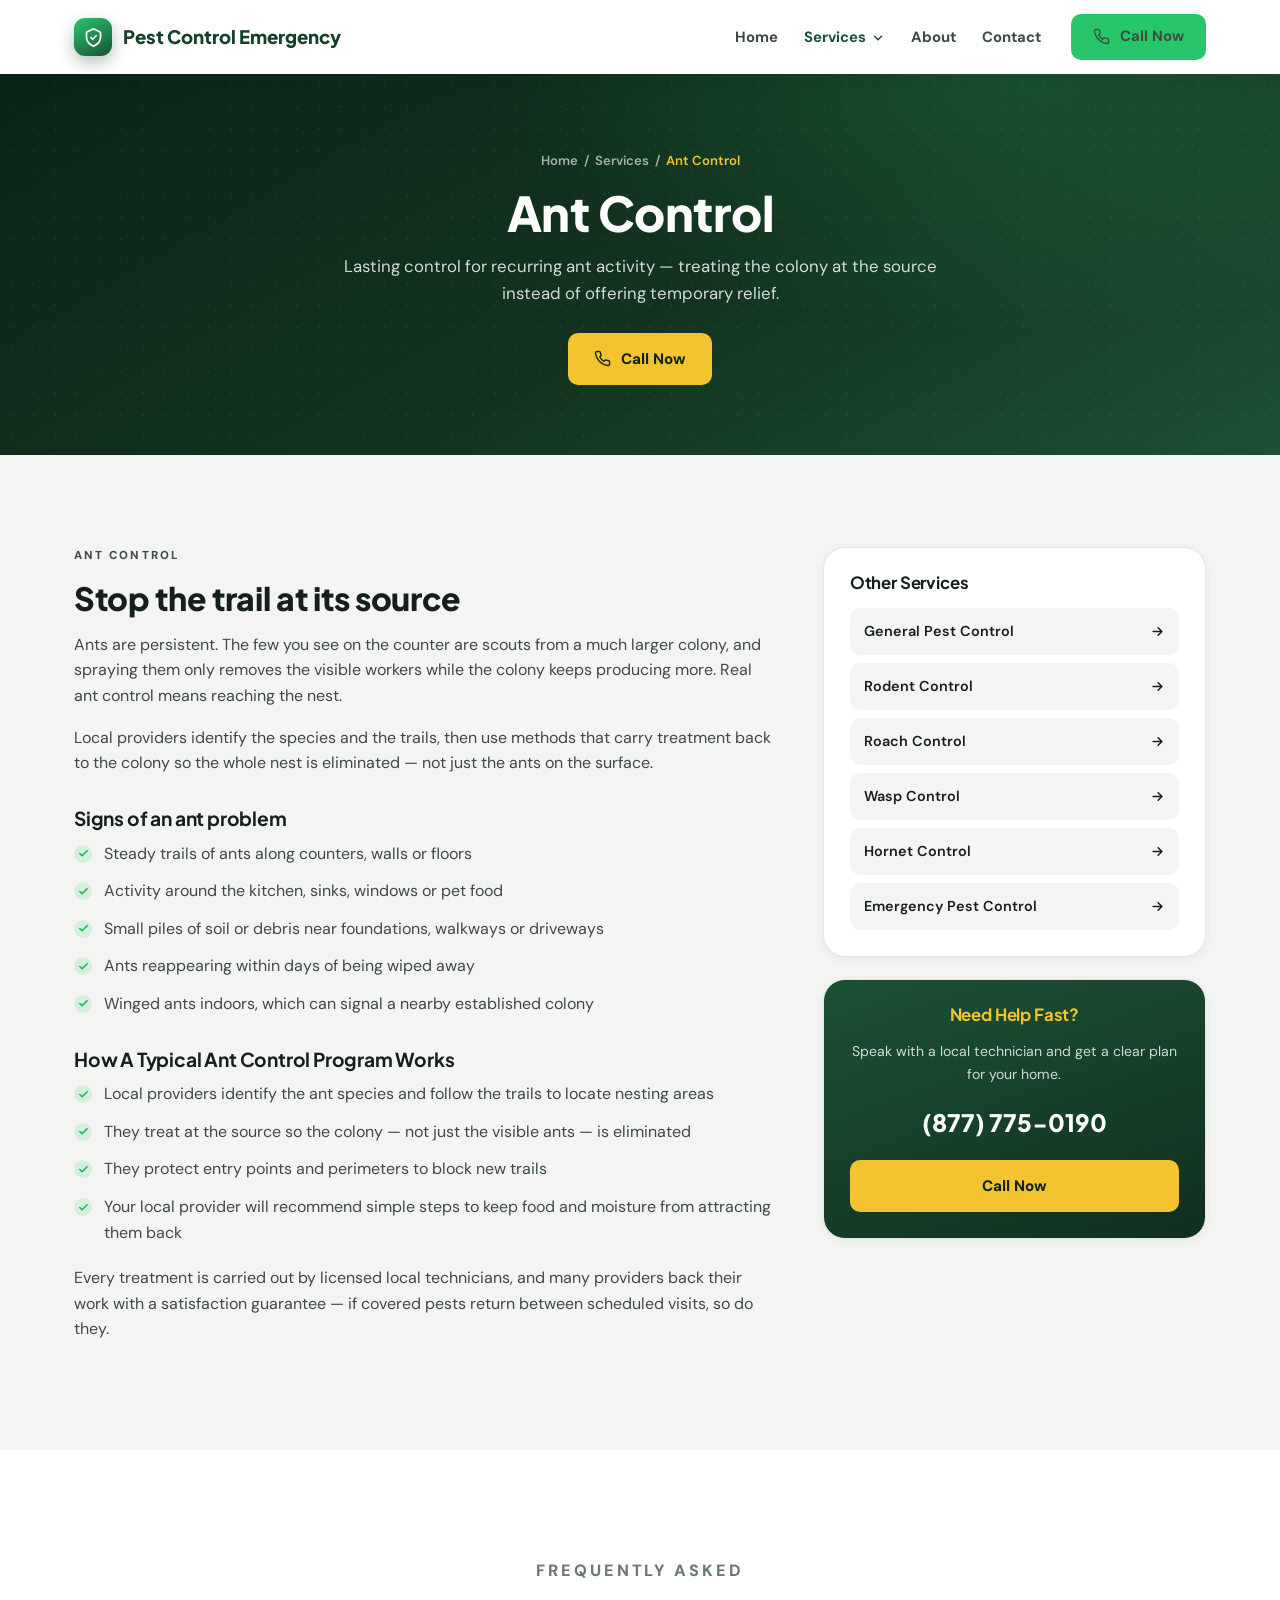
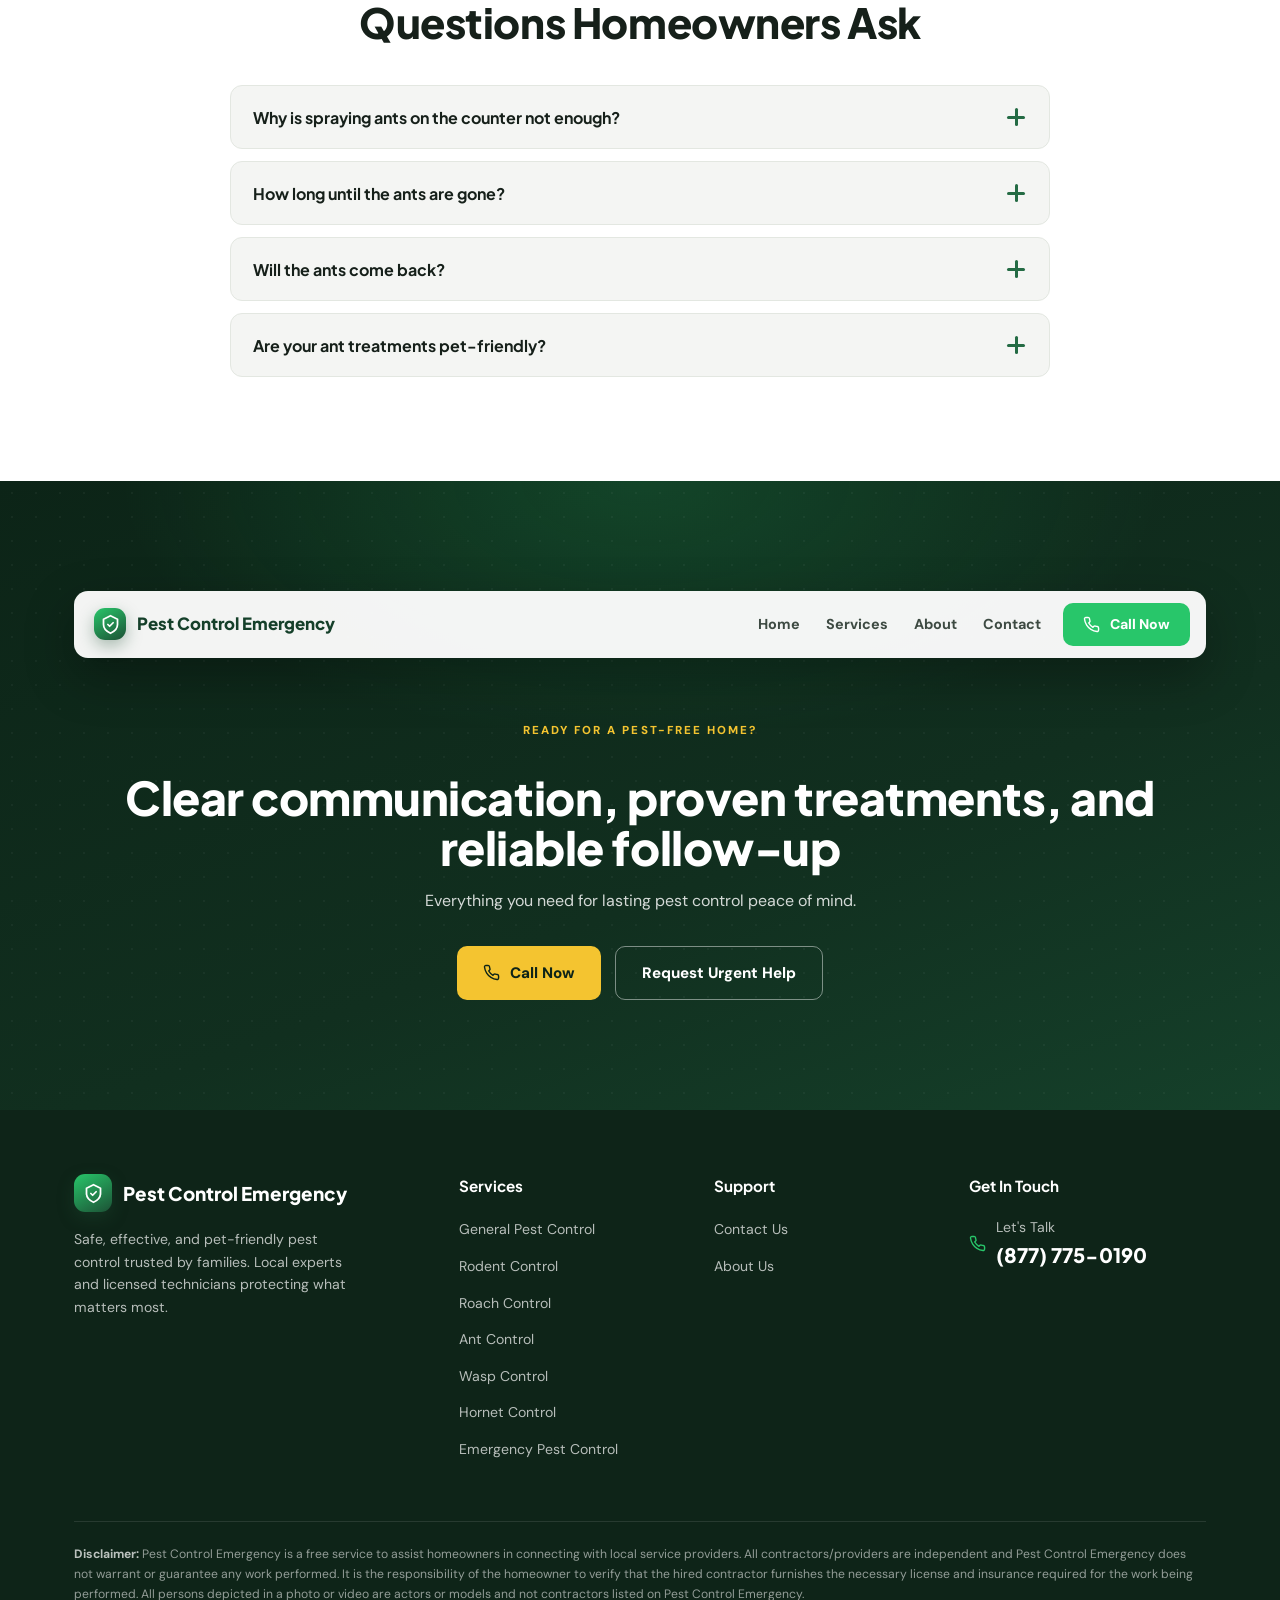
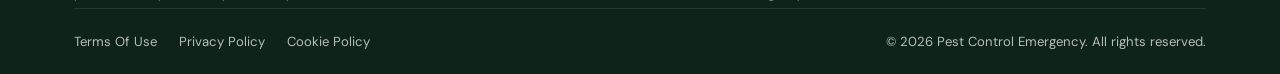
<file: ant-control.html>
<!DOCTYPE html>
<html lang="en">
<head>
<meta charset="UTF-8" />
<meta name="viewport" content="width=device-width, initial-scale=1.0" />
<title>Ant Control | Pest Control Emergency</title>
<meta name="description" content="Lasting control for recurring ant activity — treating the colony at the source instead of offering temporary relief." />
<link rel="preconnect" href="https://fonts.googleapis.com" />
<link rel="preconnect" href="https://fonts.gstatic.com" crossorigin />
<link href="https://fonts.googleapis.com/css2?family=DM+Sans:opsz,wght@9..40,400;9..40,500;9..40,600;9..40,700&family=Plus+Jakarta+Sans:wght@500;600;700;800&display=swap" rel="stylesheet" />
<link rel="stylesheet" href="css/styles.css" />
<link rel="canonical" href="https://www.pestcontrolemergency.com/ant-control.html" />
<meta name="robots" content="index, follow, max-image-preview:large" />
<meta name="theme-color" content="#1c5135" />
<meta name="format-detection" content="telephone=yes" />
<link rel="icon" type="image/svg+xml" href="assets/favicon.svg" />
<link rel="apple-touch-icon" href="assets/favicon.svg" />
<meta property="og:type" content="website" />
<meta property="og:site_name" content="Pest Control Emergency" />
<meta property="og:title" content="Ant Control | Pest Control Emergency" />
<meta property="og:description" content="Lasting control for recurring ant activity — treating the colony at the source instead of offering temporary relief." />
<meta property="og:url" content="https://www.pestcontrolemergency.com/ant-control.html" />
<meta property="og:image" content="https://www.pestcontrolemergency.com/assets/og-cover.jpg" />
<meta property="og:image:width" content="1200" />
<meta property="og:image:height" content="630" />
<meta name="twitter:card" content="summary_large_image" />
<meta name="twitter:title" content="Ant Control | Pest Control Emergency" />
<meta name="twitter:description" content="Lasting control for recurring ant activity — treating the colony at the source instead of offering temporary relief." />
<meta name="twitter:image" content="https://www.pestcontrolemergency.com/assets/og-cover.jpg" />
<script type="application/ld+json">
{
  "@context": "https://schema.org",
  "@type": "BreadcrumbList",
  "itemListElement": [
    {
      "@type": "ListItem",
      "position": 1,
      "name": "Home",
      "item": "https://www.pestcontrolemergency.com/"
    },
    {
      "@type": "ListItem",
      "position": 2,
      "name": "Services"
    },
    {
      "@type": "ListItem",
      "position": 3,
      "name": "Ant Control",
      "item": "https://www.pestcontrolemergency.com/ant-control.html"
    }
  ]
}
</script>
<script type="application/ld+json">
{
  "@context": "https://schema.org",
  "@type": "Service",
  "serviceType": "Ant Control",
  "name": "Ant Control",
  "description": "Lasting control for recurring ant activity — treating the colony at the source instead of offering temporary relief.",
  "url": "https://www.pestcontrolemergency.com/ant-control.html",
  "areaServed": {
    "@type": "Country",
    "name": "United States"
  },
  "provider": {
    "@type": "LocalBusiness",
    "name": "Pest Control Emergency",
    "@id": "https://www.pestcontrolemergency.com/#business",
    "telephone": "+1-877-775-0190",
    "url": "https://www.pestcontrolemergency.com/"
  }
}
</script>
<script type="application/ld+json">
{
  "@context": "https://schema.org",
  "@type": "FAQPage",
  "mainEntity": [
    {
      "@type": "Question",
      "name": "Why is spraying ants on the counter not enough?",
      "acceptedAnswer": {
        "@type": "Answer",
        "text": "Surface spray kills scouts but signals the colony to relocate and keep producing workers. Targeting the nest is what delivers lasting results."
      }
    },
    {
      "@type": "Question",
      "name": "How long until the ants are gone?",
      "acceptedAnswer": {
        "@type": "Answer",
        "text": "Many ant problems improve within days as treatment reaches the colony, with full control shortly after. Larger or multi-colony situations can take a little longer."
      }
    },
    {
      "@type": "Question",
      "name": "Will the ants come back?",
      "acceptedAnswer": {
        "@type": "Answer",
        "text": "Local providers treat the source and protect entry points to prevent re-infestation, and they are happy to return if covered activity reappears between visits."
      }
    },
    {
      "@type": "Question",
      "name": "Are your ant treatments pet-friendly?",
      "acceptedAnswer": {
        "@type": "Answer",
        "text": "Yes — applied as directed by licensed local technicians, the treatments are intended for use in homes with pets and children."
      }
    }
  ]
}
</script>
</head>
<body>
<a class="skip-link" href="#main">Skip to main content</a>
<!-- ============ SITE HEADER ============ -->
<header class="site-header">
  <div class="wrap">
    <a href="index.html" class="logo">
      <span class="logo-mark"><svg viewBox="0 0 24 24" fill="none" stroke="#fff" stroke-width="2" stroke-linecap="round" stroke-linejoin="round"><path d="M12 2L4 6v6c0 5 3.5 8 8 10 4.5-2 8-5 8-10V6l-8-4z"/><path d="M9 12l2 2 4-4"/></svg></span>
      <span>Pest Control Emergency</span>
    </a>
    <nav class="main-nav">
      <ul>
        <li><a href="index.html">Home</a></li>
        <li class="has-dropdown">
          <a class="current" tabindex="0" role="button" aria-haspopup="true" aria-expanded="false">Services <svg viewBox="0 0 24 24" fill="none" stroke="currentColor" stroke-width="2.5" stroke-linecap="round" stroke-linejoin="round"><path d="M6 9l6 6 6-6"/></svg></a>
          <div class="dropdown">
            <a href="general-pest-control.html"><svg viewBox="0 0 24 24" fill="none" stroke-width="2"><circle cx="12" cy="13" r="5"/><path d="M12 8V4"/></svg> General Pest Control</a>
            <a href="rodent-control.html"><svg viewBox="0 0 24 24" fill="none" stroke-width="2"><circle cx="9" cy="12" r="5"/></svg> Rodent Control</a>
            <a href="roach-control.html"><svg viewBox="0 0 24 24" fill="none" stroke-width="2"><ellipse cx="12" cy="13" rx="6" ry="7"/></svg> Roach Control</a>
            <a href="ant-control.html"><svg viewBox="0 0 24 24" fill="none" stroke-width="2"><ellipse cx="12" cy="13" rx="3" ry="5"/></svg> Ant Control</a>
            <a href="wasp-control.html"><svg viewBox="0 0 24 24" fill="none" stroke-width="2"><ellipse cx="12" cy="13" rx="3.5" ry="6"/></svg> Wasp Control</a>
            <a href="hornet-control.html"><svg viewBox="0 0 24 24" fill="none" stroke-width="2"><ellipse cx="12" cy="13" rx="4" ry="6"/></svg> Hornet Control</a>
            <a href="emergency-pest-control.html"><svg viewBox="0 0 24 24" fill="none" stroke-width="2"><circle cx="12" cy="12" r="9"/><path d="M12 8v5"/></svg> Emergency Pest Control</a>
          </div>
        </li>
        <li><a href="about-us.html">About</a></li>
        <li><a href="contact-us.html">Contact</a></li>
      </ul>
      <a href="tel:+18777750190" class="btn btn-green header-call"><svg viewBox="0 0 24 24" fill="none" stroke="currentColor" stroke-width="2" stroke-linecap="round" stroke-linejoin="round"><path d="M22 16.92v3a2 2 0 0 1-2.18 2 19.79 19.79 0 0 1-8.63-3.07 19.5 19.5 0 0 1-6-6 19.79 19.79 0 0 1-3.07-8.67A2 2 0 0 1 4.11 2h3a2 2 0 0 1 2 1.72c.13.96.36 1.9.7 2.81a2 2 0 0 1-.45 2.11L8.09 9.91a16 16 0 0 0 6 6l1.27-1.27a2 2 0 0 1 2.11-.45c.91.34 1.85.57 2.81.7A2 2 0 0 1 22 16.92z"/></svg> Call Now</a>
      <button class="nav-burger" aria-label="Menu"><span></span><span></span><span></span></button>
    </nav>
  </div>
</header>
<a id="main" tabindex="-1"></a>
<section class="subhero">
  <div class="wrap">
    <div class="breadcrumb"><a href="index.html">Home</a> &nbsp;/&nbsp; Services &nbsp;/&nbsp; <span>Ant Control</span></div>
    <h1>Ant Control</h1>
    <p>Lasting control for recurring ant activity — treating the colony at the source instead of offering temporary relief.</p>
    <a href="tel:+18777750190" class="btn btn-gold"><svg viewBox="0 0 24 24" fill="none" stroke="currentColor" stroke-width="2" stroke-linecap="round" stroke-linejoin="round"><path d="M22 16.92v3a2 2 0 0 1-2.18 2 19.79 19.79 0 0 1-8.63-3.07 19.5 19.5 0 0 1-6-6 19.79 19.79 0 0 1-3.07-8.67A2 2 0 0 1 4.11 2h3a2 2 0 0 1 2 1.72c.13.96.36 1.9.7 2.81a2 2 0 0 1-.45 2.11L8.09 9.91a16 16 0 0 0 6 6l1.27-1.27a2 2 0 0 1 2.11-.45c.91.34 1.85.57 2.81.7A2 2 0 0 1 22 16.92z"/></svg> Call Now</a>
  </div>
</section>
<section class="section detail">
  <div class="wrap detail-grid">
    <div class="prose-block reveal">
      <p class="eyebrow">Ant Control</p>
      <h2>Stop the trail at its source</h2>
      <p>Ants are persistent. The few you see on the counter are scouts from a much larger colony, and spraying them only removes the visible workers while the colony keeps producing more. Real ant control means reaching the nest.</p><p>Local providers identify the species and the trails, then use methods that carry treatment back to the colony so the whole nest is eliminated — not just the ants on the surface.</p>
      <h3>Signs of an ant problem</h3>
      <ul>
        <li>Steady trails of ants along counters, walls or floors</li>
        <li>Activity around the kitchen, sinks, windows or pet food</li>
        <li>Small piles of soil or debris near foundations, walkways or driveways</li>
        <li>Ants reappearing within days of being wiped away</li>
        <li>Winged ants indoors, which can signal a nearby established colony</li>
      </ul>
      <h3>How A Typical Ant Control Program Works</h3>
      <ul>
        <li>Local providers identify the ant species and follow the trails to locate nesting areas</li>
        <li>They treat at the source so the colony — not just the visible ants — is eliminated</li>
        <li>They protect entry points and perimeters to block new trails</li>
        <li>Your local provider will recommend simple steps to keep food and moisture from attracting them back</li>
      </ul>
      <p>Every treatment is carried out by licensed local technicians, and many providers back their work with a satisfaction guarantee — if covered pests return between scheduled visits, so do they.</p>
    </div>

    <aside>
      <div class="detail-card">
        <h4>Other Services</h4>
        <ul class="side-links">
        <li><a href="general-pest-control.html">General Pest Control <svg viewBox="0 0 24 24" fill="none" stroke="currentColor" stroke-width="2.5" stroke-linecap="round" stroke-linejoin="round"><path d="M5 12h14M13 6l6 6-6 6"/></svg></a></li>
        <li><a href="rodent-control.html">Rodent Control <svg viewBox="0 0 24 24" fill="none" stroke="currentColor" stroke-width="2.5" stroke-linecap="round" stroke-linejoin="round"><path d="M5 12h14M13 6l6 6-6 6"/></svg></a></li>
        <li><a href="roach-control.html">Roach Control <svg viewBox="0 0 24 24" fill="none" stroke="currentColor" stroke-width="2.5" stroke-linecap="round" stroke-linejoin="round"><path d="M5 12h14M13 6l6 6-6 6"/></svg></a></li>
        <li><a href="wasp-control.html">Wasp Control <svg viewBox="0 0 24 24" fill="none" stroke="currentColor" stroke-width="2.5" stroke-linecap="round" stroke-linejoin="round"><path d="M5 12h14M13 6l6 6-6 6"/></svg></a></li>
        <li><a href="hornet-control.html">Hornet Control <svg viewBox="0 0 24 24" fill="none" stroke="currentColor" stroke-width="2.5" stroke-linecap="round" stroke-linejoin="round"><path d="M5 12h14M13 6l6 6-6 6"/></svg></a></li>
        <li><a href="emergency-pest-control.html">Emergency Pest Control <svg viewBox="0 0 24 24" fill="none" stroke="currentColor" stroke-width="2.5" stroke-linecap="round" stroke-linejoin="round"><path d="M5 12h14M13 6l6 6-6 6"/></svg></a></li>
        </ul>
      </div>
      <div class="detail-card call-card">
        <h4>Need Help Fast?</h4>
        <p>Speak with a local technician and get a clear plan for your home.</p>
        <span class="phone-lg">(877) 775-0190</span>
        <a href="tel:+18777750190" class="btn btn-gold" style="width:100%;justify-content:center;">Call Now</a>
      </div>
    </aside>
  </div>
</section>

<section class="section faq">
  <div class="wrap">
    <div class="section-head center reveal">
      <p class="eyebrow">Frequently Asked</p>
      <h2>Questions Homeowners Ask</h2>
    </div>
    <div class="faq-list reveal">
      <div class="faq-item">
        <button class="faq-q">Why is spraying ants on the counter not enough?<span class="pm"></span></button>
        <div class="faq-a"><p>Surface spray kills scouts but signals the colony to relocate and keep producing workers. Targeting the nest is what delivers lasting results.</p></div>
      </div>
      <div class="faq-item">
        <button class="faq-q">How long until the ants are gone?<span class="pm"></span></button>
        <div class="faq-a"><p>Many ant problems improve within days as treatment reaches the colony, with full control shortly after. Larger or multi-colony situations can take a little longer.</p></div>
      </div>
      <div class="faq-item">
        <button class="faq-q">Will the ants come back?<span class="pm"></span></button>
        <div class="faq-a"><p>Local providers treat the source and protect entry points to prevent re-infestation, and they are happy to return if covered activity reappears between visits.</p></div>
      </div>
      <div class="faq-item">
        <button class="faq-q">Are your ant treatments pet-friendly?<span class="pm"></span></button>
        <div class="faq-a"><p>Yes — applied as directed by licensed local technicians, the treatments are intended for use in homes with pets and children.</p></div>
      </div>
    </div>
  </div>
</section>
<!-- ============ CTA ============ -->
<section class="cta" id="contact">
  <div class="wrap">
    <div class="cta-nav reveal">
      <a href="index.html" class="logo">
        <span class="logo-mark"><svg viewBox="0 0 24 24" fill="none" stroke="#fff" stroke-width="2" stroke-linecap="round" stroke-linejoin="round"><path d="M12 2L4 6v6c0 5 3.5 8 8 10 4.5-2 8-5 8-10V6l-8-4z"/><path d="M9 12l2 2 4-4"/></svg></span>
        <span>Pest Control Emergency</span>
      </a>
      <div class="cta-nav-right">
        <ul class="cta-nav-links">
          <li><a href="index.html">Home</a></li>
          <li><a href="general-pest-control.html">Services</a></li>
          <li><a href="about-us.html">About</a></li>
          <li><a href="contact-us.html">Contact</a></li>
        </ul>
        <a href="tel:+18777750190" class="btn btn-green">
          <svg viewBox="0 0 24 24" fill="none" stroke="currentColor" stroke-width="2" stroke-linecap="round" stroke-linejoin="round"><path d="M22 16.92v3a2 2 0 0 1-2.18 2 19.79 19.79 0 0 1-8.63-3.07 19.5 19.5 0 0 1-6-6 19.79 19.79 0 0 1-3.07-8.67A2 2 0 0 1 4.11 2h3a2 2 0 0 1 2 1.72c.13.96.36 1.9.7 2.81a2 2 0 0 1-.45 2.11L8.09 9.91a16 16 0 0 0 6 6l1.27-1.27a2 2 0 0 1 2.11-.45c.91.34 1.85.57 2.81.7A2 2 0 0 1 22 16.92z"/></svg>
          Call Now
        </a>
      </div>
    </div>
    <p class="eyebrow reveal">Ready For A Pest-Free Home?</p>
    <h2 class="reveal d1">Clear communication, proven treatments, and reliable follow-up</h2>
    <p class="reveal d1">Everything you need for lasting pest control peace of mind.</p>
    <div class="cta-btns reveal d2">
      <a href="tel:+18777750190" class="btn btn-gold">
        <svg viewBox="0 0 24 24" fill="none" stroke="currentColor" stroke-width="2" stroke-linecap="round" stroke-linejoin="round"><path d="M22 16.92v3a2 2 0 0 1-2.18 2 19.79 19.79 0 0 1-8.63-3.07 19.5 19.5 0 0 1-6-6 19.79 19.79 0 0 1-3.07-8.67A2 2 0 0 1 4.11 2h3a2 2 0 0 1 2 1.72c.13.96.36 1.9.7 2.81a2 2 0 0 1-.45 2.11L8.09 9.91a16 16 0 0 0 6 6l1.27-1.27a2 2 0 0 1 2.11-.45c.91.34 1.85.57 2.81.7A2 2 0 0 1 22 16.92z"/></svg>
        Call Now
      </a>
      <a href="tel:+18777750190" class="btn btn-ghost">Request Urgent Help</a>
    </div>
  </div>
</section>
<!-- ============ FOOTER ============ -->
<footer class="footer">
  <div class="wrap">
    <div class="footer-grid">
      <div>
        <a href="index.html" class="logo">
          <span class="logo-mark"><svg viewBox="0 0 24 24" fill="none" stroke="#fff" stroke-width="2" stroke-linecap="round" stroke-linejoin="round"><path d="M12 2L4 6v6c0 5 3.5 8 8 10 4.5-2 8-5 8-10V6l-8-4z"/><path d="M9 12l2 2 4-4"/></svg></span>
          <span>Pest Control Emergency</span>
        </a>
        <p class="footer-about">Safe, effective, and pet-friendly pest control trusted by families. Local experts and licensed technicians protecting what matters most.</p>
      </div>
      <div>
        <h5>Services</h5>
        <ul>
          <li><a href="general-pest-control.html">General Pest Control</a></li>
          <li><a href="rodent-control.html">Rodent Control</a></li>
          <li><a href="roach-control.html">Roach Control</a></li>
          <li><a href="ant-control.html">Ant Control</a></li>
          <li><a href="wasp-control.html">Wasp Control</a></li>
          <li><a href="hornet-control.html">Hornet Control</a></li>
          <li><a href="emergency-pest-control.html">Emergency Pest Control</a></li>
        </ul>
      </div>
      <div>
        <h5>Support</h5>
        <ul>
          <li><a href="contact-us.html">Contact Us</a></li>
          <li><a href="about-us.html">About Us</a></li>
        </ul>
      </div>
      <div>
        <h5>Get In Touch</h5>
        <div class="contact-line">
          <svg viewBox="0 0 24 24" fill="none" stroke-width="2" stroke-linecap="round" stroke-linejoin="round"><path d="M22 16.92v3a2 2 0 0 1-2.18 2 19.79 19.79 0 0 1-8.63-3.07 19.5 19.5 0 0 1-6-6 19.79 19.79 0 0 1-3.07-8.67A2 2 0 0 1 4.11 2h3a2 2 0 0 1 2 1.72c.13.96.36 1.9.7 2.81a2 2 0 0 1-.45 2.11L8.09 9.91a16 16 0 0 0 6 6l1.27-1.27a2 2 0 0 1 2.11-.45c.91.34 1.85.57 2.81.7A2 2 0 0 1 22 16.92z"/></svg>
          <div>Let's Talk<br><a href="tel:+18777750190" class="phone">(877) 775-0190</a></div>
        </div>
      </div>
    </div>
    <div class="footer-disclaimer">
      <strong>Disclaimer:</strong> Pest Control Emergency is a free service to assist homeowners in connecting with local service providers. All contractors/providers are independent and Pest Control Emergency does not warrant or guarantee any work performed. It is the responsibility of the homeowner to verify that the hired contractor furnishes the necessary license and insurance required for the work being performed. All persons depicted in a photo or video are actors or models and not contractors listed on Pest Control Emergency.
    </div>
    <div class="footer-bottom">
      <div class="links">
        <a href="terms-of-use.html">Terms Of Use</a>
        <a href="privacy-policy.html">Privacy Policy</a>
        <a href="cookies-policy.html">Cookie Policy</a>
      </div>
      <div>© 2026 Pest Control Emergency. All rights reserved.</div>
    </div>
  </div>
</footer>
<a href="tel:+18777750190" class="mobile-call-bar" aria-label="Call Pest Control Emergency now at (877) 775-0190"><svg viewBox="0 0 24 24" fill="none" stroke="currentColor" stroke-width="2" stroke-linecap="round" stroke-linejoin="round"><path d="M22 16.92v3a2 2 0 0 1-2.18 2 19.79 19.79 0 0 1-8.63-3.07 19.5 19.5 0 0 1-6-6 19.79 19.79 0 0 1-3.07-8.67A2 2 0 0 1 4.11 2h3a2 2 0 0 1 2 1.72c.13.96.36 1.9.7 2.81a2 2 0 0 1-.45 2.11L8.09 9.91a16 16 0 0 0 6 6l1.27-1.27a2 2 0 0 1 2.11-.45c.91.34 1.85.57 2.81.7A2 2 0 0 1 22 16.92z"/></svg>Call Now — (877) 775-0190</a>
<script src="js/script.js"></script>
</body>
</html>
</file>
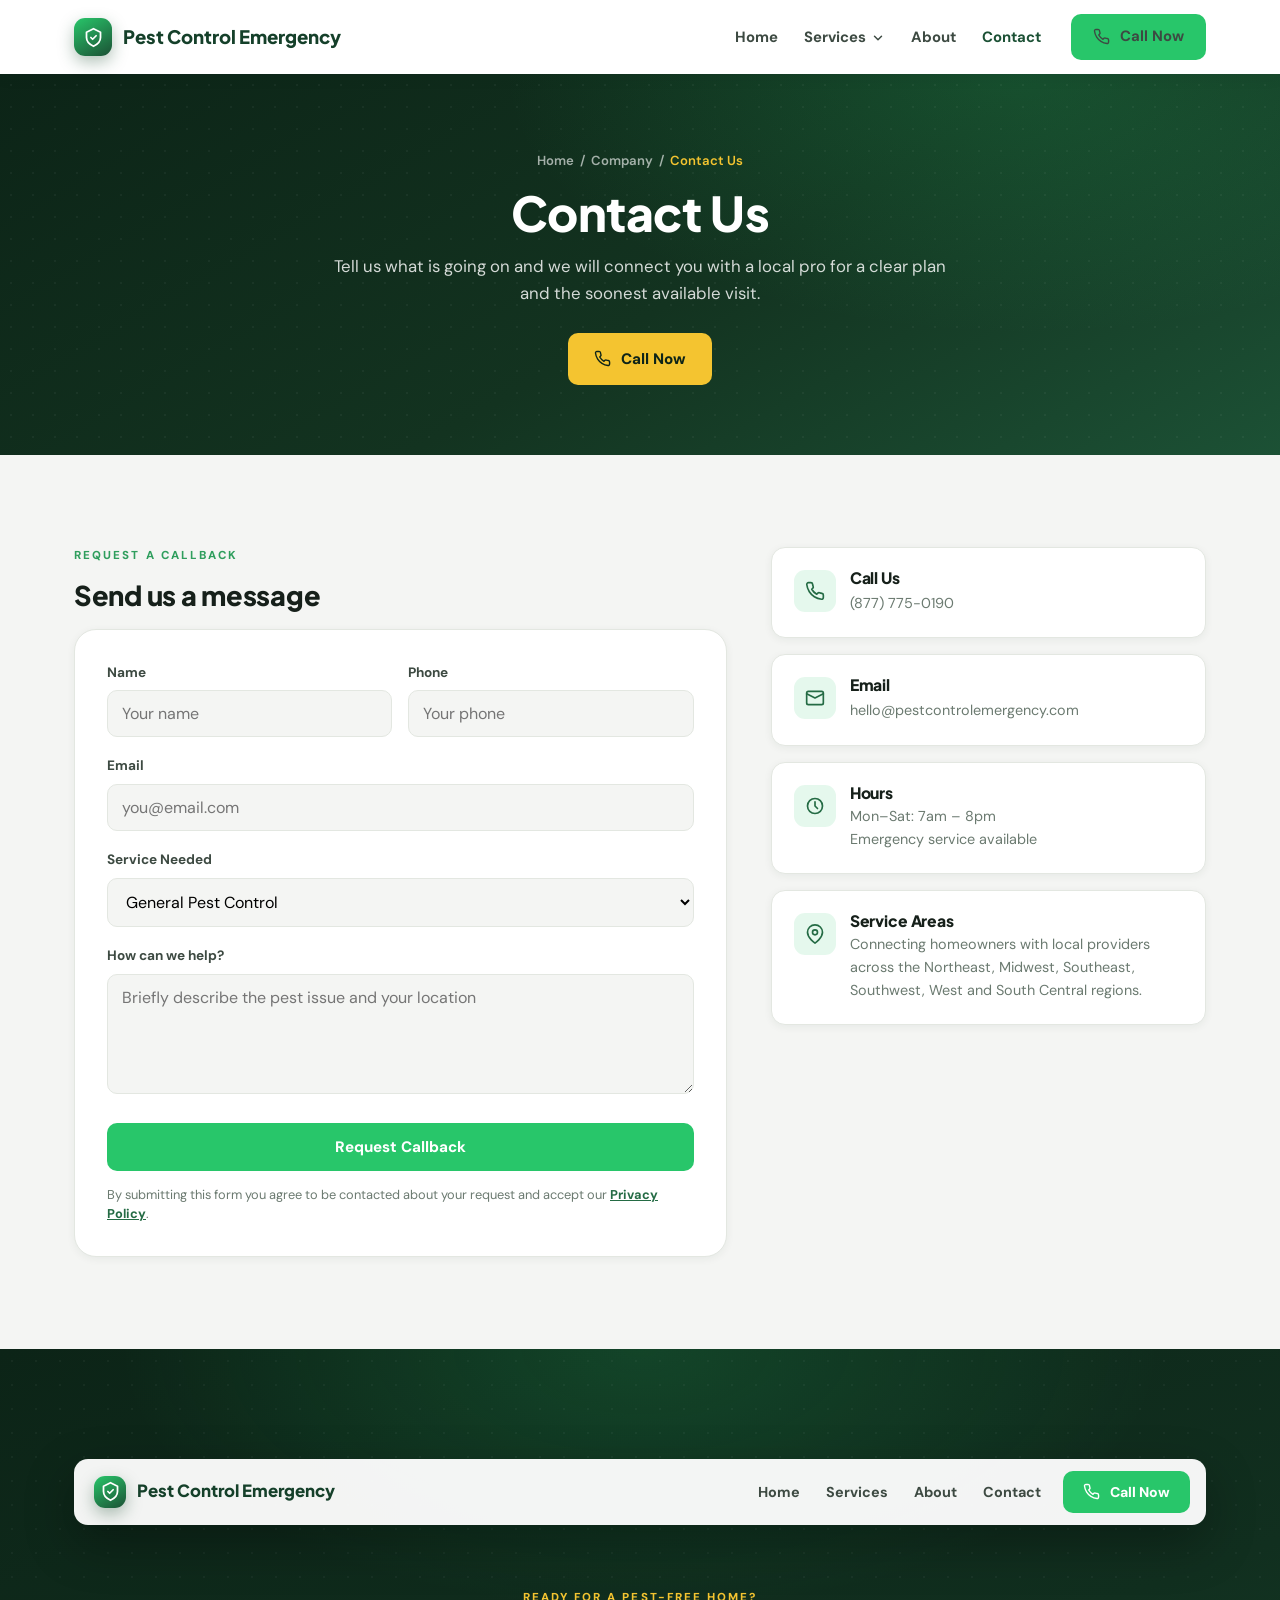
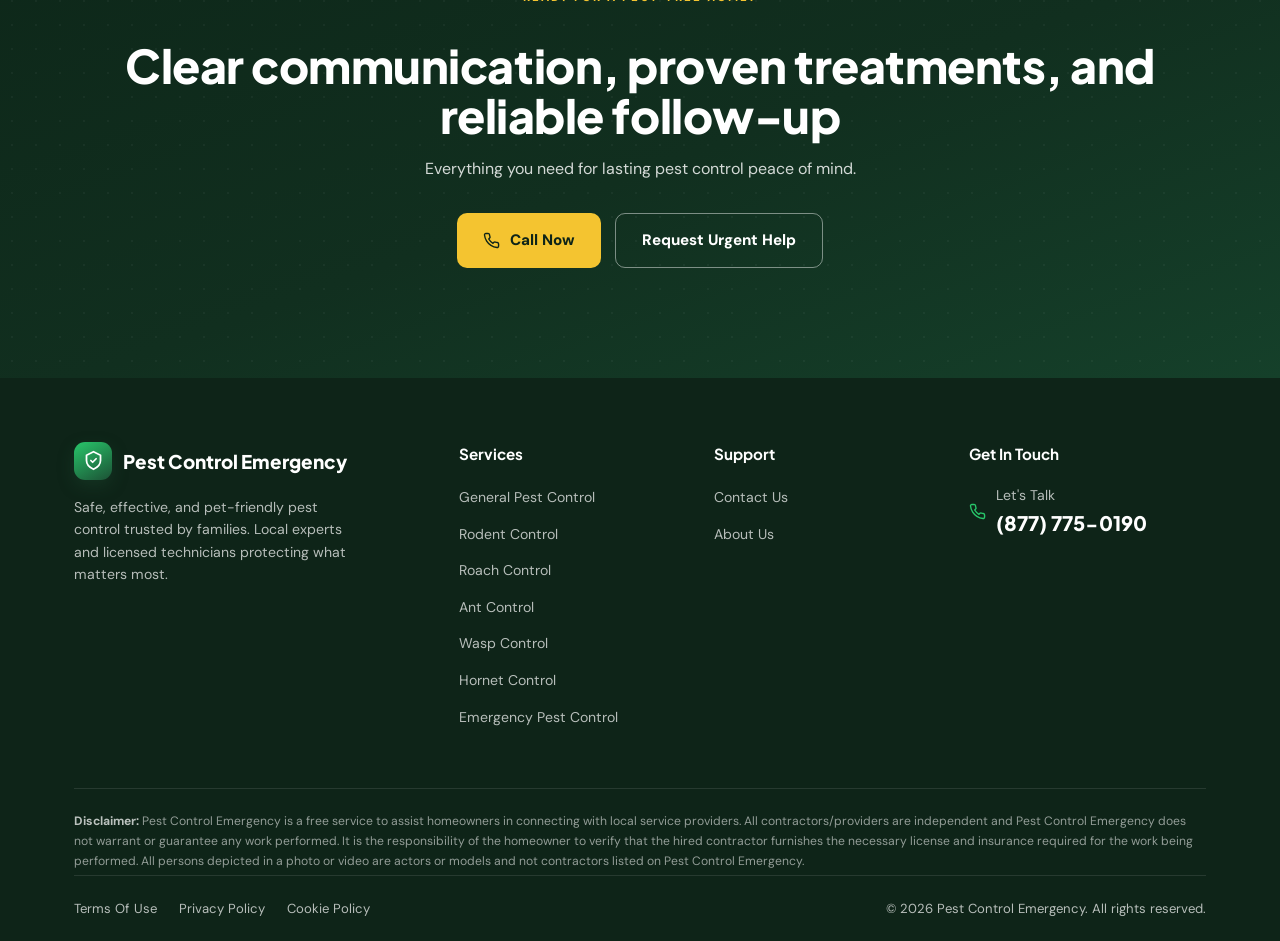
<file: contact-us.html>
<!DOCTYPE html>
<html lang="en">
<head>
<meta charset="UTF-8" />
<meta name="viewport" content="width=device-width, initial-scale=1.0" />
<title>Contact Us | Pest Control Emergency</title>
<meta name="description" content="Get in touch with Pest Control Emergency to connect with fast, friendly local residential pest control providers. Call now or request a callback." />
<link rel="preconnect" href="https://fonts.googleapis.com" />
<link rel="preconnect" href="https://fonts.gstatic.com" crossorigin />
<link href="https://fonts.googleapis.com/css2?family=DM+Sans:opsz,wght@9..40,400;9..40,500;9..40,600;9..40,700&family=Plus+Jakarta+Sans:wght@500;600;700;800&display=swap" rel="stylesheet" />
<link rel="stylesheet" href="css/styles.css" />
<link rel="canonical" href="https://www.pestcontrolemergency.com/contact-us.html" />
<meta name="robots" content="index, follow, max-image-preview:large" />
<meta name="theme-color" content="#1c5135" />
<meta name="format-detection" content="telephone=yes" />
<link rel="icon" type="image/svg+xml" href="assets/favicon.svg" />
<link rel="apple-touch-icon" href="assets/favicon.svg" />
<meta property="og:type" content="website" />
<meta property="og:site_name" content="Pest Control Emergency" />
<meta property="og:title" content="Contact Us | Pest Control Emergency" />
<meta property="og:description" content="Get in touch with Pest Control Emergency to connect with fast, friendly local residential pest control providers. Call now or request a callback." />
<meta property="og:url" content="https://www.pestcontrolemergency.com/contact-us.html" />
<meta property="og:image" content="https://www.pestcontrolemergency.com/assets/og-cover.jpg" />
<meta property="og:image:width" content="1200" />
<meta property="og:image:height" content="630" />
<meta name="twitter:card" content="summary_large_image" />
<meta name="twitter:title" content="Contact Us | Pest Control Emergency" />
<meta name="twitter:description" content="Get in touch with Pest Control Emergency to connect with fast, friendly local residential pest control providers. Call now or request a callback." />
<meta name="twitter:image" content="https://www.pestcontrolemergency.com/assets/og-cover.jpg" />
<script type="application/ld+json">
{
  "@context": "https://schema.org",
  "@type": "BreadcrumbList",
  "itemListElement": [
    {
      "@type": "ListItem",
      "position": 1,
      "name": "Home",
      "item": "https://www.pestcontrolemergency.com/"
    },
    {
      "@type": "ListItem",
      "position": 2,
      "name": "Company"
    },
    {
      "@type": "ListItem",
      "position": 3,
      "name": "Contact Us",
      "item": "https://www.pestcontrolemergency.com/contact-us.html"
    }
  ]
}
</script>
<script type="application/ld+json">
{
  "@context": "https://schema.org",
  "@type": "ContactPage",
  "name": "Contact Us | Pest Control Emergency",
  "url": "https://www.pestcontrolemergency.com/contact-us.html",
  "mainEntity": {
    "@id": "https://www.pestcontrolemergency.com/#business"
  }
}
</script>
</head>
<body>
<a class="skip-link" href="#main">Skip to main content</a>
<!-- ============ SITE HEADER ============ -->
<header class="site-header">
  <div class="wrap">
    <a href="index.html" class="logo">
      <span class="logo-mark"><svg viewBox="0 0 24 24" fill="none" stroke="#fff" stroke-width="2" stroke-linecap="round" stroke-linejoin="round"><path d="M12 2L4 6v6c0 5 3.5 8 8 10 4.5-2 8-5 8-10V6l-8-4z"/><path d="M9 12l2 2 4-4"/></svg></span>
      <span>Pest Control Emergency</span>
    </a>
    <nav class="main-nav">
      <ul>
        <li><a href="index.html">Home</a></li>
        <li class="has-dropdown">
          <a tabindex="0" role="button" aria-haspopup="true" aria-expanded="false">Services <svg viewBox="0 0 24 24" fill="none" stroke="currentColor" stroke-width="2.5" stroke-linecap="round" stroke-linejoin="round"><path d="M6 9l6 6 6-6"/></svg></a>
          <div class="dropdown">
            <a href="general-pest-control.html"><svg viewBox="0 0 24 24" fill="none" stroke-width="2"><circle cx="12" cy="13" r="5"/><path d="M12 8V4"/></svg> General Pest Control</a>
            <a href="rodent-control.html"><svg viewBox="0 0 24 24" fill="none" stroke-width="2"><circle cx="9" cy="12" r="5"/></svg> Rodent Control</a>
            <a href="roach-control.html"><svg viewBox="0 0 24 24" fill="none" stroke-width="2"><ellipse cx="12" cy="13" rx="6" ry="7"/></svg> Roach Control</a>
            <a href="ant-control.html"><svg viewBox="0 0 24 24" fill="none" stroke-width="2"><ellipse cx="12" cy="13" rx="3" ry="5"/></svg> Ant Control</a>
            <a href="wasp-control.html"><svg viewBox="0 0 24 24" fill="none" stroke-width="2"><ellipse cx="12" cy="13" rx="3.5" ry="6"/></svg> Wasp Control</a>
            <a href="hornet-control.html"><svg viewBox="0 0 24 24" fill="none" stroke-width="2"><ellipse cx="12" cy="13" rx="4" ry="6"/></svg> Hornet Control</a>
            <a href="emergency-pest-control.html"><svg viewBox="0 0 24 24" fill="none" stroke-width="2"><circle cx="12" cy="12" r="9"/><path d="M12 8v5"/></svg> Emergency Pest Control</a>
          </div>
        </li>
        <li><a href="about-us.html">About</a></li>
        <li><a href="contact-us.html" class="current">Contact</a></li>
      </ul>
      <a href="tel:+18777750190" class="btn btn-green header-call"><svg viewBox="0 0 24 24" fill="none" stroke="currentColor" stroke-width="2" stroke-linecap="round" stroke-linejoin="round"><path d="M22 16.92v3a2 2 0 0 1-2.18 2 19.79 19.79 0 0 1-8.63-3.07 19.5 19.5 0 0 1-6-6 19.79 19.79 0 0 1-3.07-8.67A2 2 0 0 1 4.11 2h3a2 2 0 0 1 2 1.72c.13.96.36 1.9.7 2.81a2 2 0 0 1-.45 2.11L8.09 9.91a16 16 0 0 0 6 6l1.27-1.27a2 2 0 0 1 2.11-.45c.91.34 1.85.57 2.81.7A2 2 0 0 1 22 16.92z"/></svg> Call Now</a>
      <button class="nav-burger" aria-label="Menu"><span></span><span></span><span></span></button>
    </nav>
  </div>
</header>
<a id="main" tabindex="-1"></a>
<section class="subhero">
  <div class="wrap">
    <div class="breadcrumb"><a href="index.html">Home</a> &nbsp;/&nbsp; Company &nbsp;/&nbsp; <span>Contact Us</span></div>
    <h1>Contact Us</h1>
    <p>Tell us what is going on and we will connect you with a local pro for a clear plan and the soonest available visit.</p>
    <a href="tel:+18777750190" class="btn btn-gold"><svg viewBox="0 0 24 24" fill="none" stroke="currentColor" stroke-width="2" stroke-linecap="round" stroke-linejoin="round"><path d="M22 16.92v3a2 2 0 0 1-2.18 2 19.79 19.79 0 0 1-8.63-3.07 19.5 19.5 0 0 1-6-6 19.79 19.79 0 0 1-3.07-8.67A2 2 0 0 1 4.11 2h3a2 2 0 0 1 2 1.72c.13.96.36 1.9.7 2.81a2 2 0 0 1-.45 2.11L8.09 9.91a16 16 0 0 0 6 6l1.27-1.27a2 2 0 0 1 2.11-.45c.91.34 1.85.57 2.81.7A2 2 0 0 1 22 16.92z"/></svg> Call Now</a>
  </div>
</section>
<section class="section detail">
  <div class="wrap contact-grid">
    <div class="reveal">
      <p class="eyebrow">Request A Callback</p>
      <h2 style="font-size:1.7rem;font-weight:800;margin-bottom:18px;">Send us a message</h2>
      <form class="form" id="contactForm">
        <div class="form-row two">
          <div><label for="name">Name</label><input id="name" name="name" type="text" placeholder="Your name" autocomplete="name" required></div>
          <div><label for="phone">Phone</label><input id="phone" name="phone" type="tel" inputmode="tel" placeholder="Your phone" autocomplete="tel" required></div>
        </div>
        <div class="form-row"><label for="email">Email</label><input id="email" name="email" type="email" inputmode="email" placeholder="you@email.com" autocomplete="email"></div>
        <div class="form-row"><label for="service">Service Needed</label>
          <select id="service" name="service">
            <option>General Pest Control</option><option>Rodent Control</option><option>Roach Control</option>
            <option>Ant Control</option><option>Wasp Control</option><option>Hornet Control</option>
            <option>Emergency Pest Control</option><option>Not sure / Other</option>
          </select>
        </div>
        <div class="form-row"><label for="message">How can we help?</label><textarea id="message" name="message" placeholder="Briefly describe the pest issue and your location"></textarea></div>
        <button type="submit" class="btn btn-green">Request Callback</button>
        <p class="form-consent">By submitting this form you agree to be contacted about your request and accept our <a href="privacy-policy.html">Privacy Policy</a>.</p>
        <div class="form-msg" id="formMsg">Thanks! Your request has been noted. For the fastest response, call us at (877) 775-0190.</div>
      </form>
    </div>
    <aside class="reveal d1">
      <div class="info-card"><span class="ic"><svg viewBox="0 0 24 24" fill="none" stroke-width="2" stroke-linecap="round" stroke-linejoin="round"><path d="M22 16.92v3a2 2 0 0 1-2.18 2 19.79 19.79 0 0 1-8.63-3.07 19.5 19.5 0 0 1-6-6 19.79 19.79 0 0 1-3.07-8.67A2 2 0 0 1 4.11 2h3a2 2 0 0 1 2 1.72c.13.96.36 1.9.7 2.81a2 2 0 0 1-.45 2.11L8.09 9.91a16 16 0 0 0 6 6l1.27-1.27a2 2 0 0 1 2.11-.45c.91.34 1.85.57 2.81.7A2 2 0 0 1 22 16.92z"/></svg></span><div><h4>Call Us</h4><a href="tel:+18777750190">(877) 775-0190</a></div></div><div class="info-card"><span class="ic"><svg viewBox="0 0 24 24" fill="none" stroke-width="2" stroke-linecap="round" stroke-linejoin="round"><rect x="2" y="4" width="20" height="16" rx="2"/><path d="m22 7-10 5L2 7"/></svg></span><div><h4>Email</h4><a href="mailto:hello@pestcontrolemergency.com">hello@pestcontrolemergency.com</a></div></div><div class="info-card"><span class="ic"><svg viewBox="0 0 24 24" fill="none" stroke-width="2" stroke-linecap="round" stroke-linejoin="round"><circle cx="12" cy="12" r="9"/><path d="M12 7v5l3 3"/></svg></span><div><h4>Hours</h4><p>Mon–Sat: 7am – 8pm<br>Emergency service available</p></div></div><div class="info-card"><span class="ic"><svg viewBox="0 0 24 24" fill="none" stroke-width="2" stroke-linecap="round" stroke-linejoin="round"><path d="M21 10c0 7-9 13-9 13s-9-6-9-13a9 9 0 0 1 18 0z"/><circle cx="12" cy="10" r="3"/></svg></span><div><h4>Service Areas</h4><p>Connecting homeowners with local providers across the Northeast, Midwest, Southeast, Southwest, West and South Central regions.</p></div></div>
    </aside>
  </div>
</section>
<!-- ============ CTA ============ -->
<section class="cta" id="contact">
  <div class="wrap">
    <div class="cta-nav reveal">
      <a href="index.html" class="logo">
        <span class="logo-mark"><svg viewBox="0 0 24 24" fill="none" stroke="#fff" stroke-width="2" stroke-linecap="round" stroke-linejoin="round"><path d="M12 2L4 6v6c0 5 3.5 8 8 10 4.5-2 8-5 8-10V6l-8-4z"/><path d="M9 12l2 2 4-4"/></svg></span>
        <span>Pest Control Emergency</span>
      </a>
      <div class="cta-nav-right">
        <ul class="cta-nav-links">
          <li><a href="index.html">Home</a></li>
          <li><a href="general-pest-control.html">Services</a></li>
          <li><a href="about-us.html">About</a></li>
          <li><a href="contact-us.html">Contact</a></li>
        </ul>
        <a href="tel:+18777750190" class="btn btn-green">
          <svg viewBox="0 0 24 24" fill="none" stroke="currentColor" stroke-width="2" stroke-linecap="round" stroke-linejoin="round"><path d="M22 16.92v3a2 2 0 0 1-2.18 2 19.79 19.79 0 0 1-8.63-3.07 19.5 19.5 0 0 1-6-6 19.79 19.79 0 0 1-3.07-8.67A2 2 0 0 1 4.11 2h3a2 2 0 0 1 2 1.72c.13.96.36 1.9.7 2.81a2 2 0 0 1-.45 2.11L8.09 9.91a16 16 0 0 0 6 6l1.27-1.27a2 2 0 0 1 2.11-.45c.91.34 1.85.57 2.81.7A2 2 0 0 1 22 16.92z"/></svg>
          Call Now
        </a>
      </div>
    </div>
    <p class="eyebrow reveal">Ready For A Pest-Free Home?</p>
    <h2 class="reveal d1">Clear communication, proven treatments, and reliable follow-up</h2>
    <p class="reveal d1">Everything you need for lasting pest control peace of mind.</p>
    <div class="cta-btns reveal d2">
      <a href="tel:+18777750190" class="btn btn-gold">
        <svg viewBox="0 0 24 24" fill="none" stroke="currentColor" stroke-width="2" stroke-linecap="round" stroke-linejoin="round"><path d="M22 16.92v3a2 2 0 0 1-2.18 2 19.79 19.79 0 0 1-8.63-3.07 19.5 19.5 0 0 1-6-6 19.79 19.79 0 0 1-3.07-8.67A2 2 0 0 1 4.11 2h3a2 2 0 0 1 2 1.72c.13.96.36 1.9.7 2.81a2 2 0 0 1-.45 2.11L8.09 9.91a16 16 0 0 0 6 6l1.27-1.27a2 2 0 0 1 2.11-.45c.91.34 1.85.57 2.81.7A2 2 0 0 1 22 16.92z"/></svg>
        Call Now
      </a>
      <a href="tel:+18777750190" class="btn btn-ghost">Request Urgent Help</a>
    </div>
  </div>
</section>
<!-- ============ FOOTER ============ -->
<footer class="footer">
  <div class="wrap">
    <div class="footer-grid">
      <div>
        <a href="index.html" class="logo">
          <span class="logo-mark"><svg viewBox="0 0 24 24" fill="none" stroke="#fff" stroke-width="2" stroke-linecap="round" stroke-linejoin="round"><path d="M12 2L4 6v6c0 5 3.5 8 8 10 4.5-2 8-5 8-10V6l-8-4z"/><path d="M9 12l2 2 4-4"/></svg></span>
          <span>Pest Control Emergency</span>
        </a>
        <p class="footer-about">Safe, effective, and pet-friendly pest control trusted by families. Local experts and licensed technicians protecting what matters most.</p>
      </div>
      <div>
        <h5>Services</h5>
        <ul>
          <li><a href="general-pest-control.html">General Pest Control</a></li>
          <li><a href="rodent-control.html">Rodent Control</a></li>
          <li><a href="roach-control.html">Roach Control</a></li>
          <li><a href="ant-control.html">Ant Control</a></li>
          <li><a href="wasp-control.html">Wasp Control</a></li>
          <li><a href="hornet-control.html">Hornet Control</a></li>
          <li><a href="emergency-pest-control.html">Emergency Pest Control</a></li>
        </ul>
      </div>
      <div>
        <h5>Support</h5>
        <ul>
          <li><a href="contact-us.html">Contact Us</a></li>
          <li><a href="about-us.html">About Us</a></li>
        </ul>
      </div>
      <div>
        <h5>Get In Touch</h5>
        <div class="contact-line">
          <svg viewBox="0 0 24 24" fill="none" stroke-width="2" stroke-linecap="round" stroke-linejoin="round"><path d="M22 16.92v3a2 2 0 0 1-2.18 2 19.79 19.79 0 0 1-8.63-3.07 19.5 19.5 0 0 1-6-6 19.79 19.79 0 0 1-3.07-8.67A2 2 0 0 1 4.11 2h3a2 2 0 0 1 2 1.72c.13.96.36 1.9.7 2.81a2 2 0 0 1-.45 2.11L8.09 9.91a16 16 0 0 0 6 6l1.27-1.27a2 2 0 0 1 2.11-.45c.91.34 1.85.57 2.81.7A2 2 0 0 1 22 16.92z"/></svg>
          <div>Let's Talk<br><a href="tel:+18777750190" class="phone">(877) 775-0190</a></div>
        </div>
      </div>
    </div>
    <div class="footer-disclaimer">
      <strong>Disclaimer:</strong> Pest Control Emergency is a free service to assist homeowners in connecting with local service providers. All contractors/providers are independent and Pest Control Emergency does not warrant or guarantee any work performed. It is the responsibility of the homeowner to verify that the hired contractor furnishes the necessary license and insurance required for the work being performed. All persons depicted in a photo or video are actors or models and not contractors listed on Pest Control Emergency.
    </div>
    <div class="footer-bottom">
      <div class="links">
        <a href="terms-of-use.html">Terms Of Use</a>
        <a href="privacy-policy.html">Privacy Policy</a>
        <a href="cookies-policy.html">Cookie Policy</a>
      </div>
      <div>© 2026 Pest Control Emergency. All rights reserved.</div>
    </div>
  </div>
</footer>
<a href="tel:+18777750190" class="mobile-call-bar" aria-label="Call Pest Control Emergency now at (877) 775-0190"><svg viewBox="0 0 24 24" fill="none" stroke="currentColor" stroke-width="2" stroke-linecap="round" stroke-linejoin="round"><path d="M22 16.92v3a2 2 0 0 1-2.18 2 19.79 19.79 0 0 1-8.63-3.07 19.5 19.5 0 0 1-6-6 19.79 19.79 0 0 1-3.07-8.67A2 2 0 0 1 4.11 2h3a2 2 0 0 1 2 1.72c.13.96.36 1.9.7 2.81a2 2 0 0 1-.45 2.11L8.09 9.91a16 16 0 0 0 6 6l1.27-1.27a2 2 0 0 1 2.11-.45c.91.34 1.85.57 2.81.7A2 2 0 0 1 22 16.92z"/></svg>Call Now — (877) 775-0190</a>
<script src="js/script.js"></script>
</body>
</html>
</file>
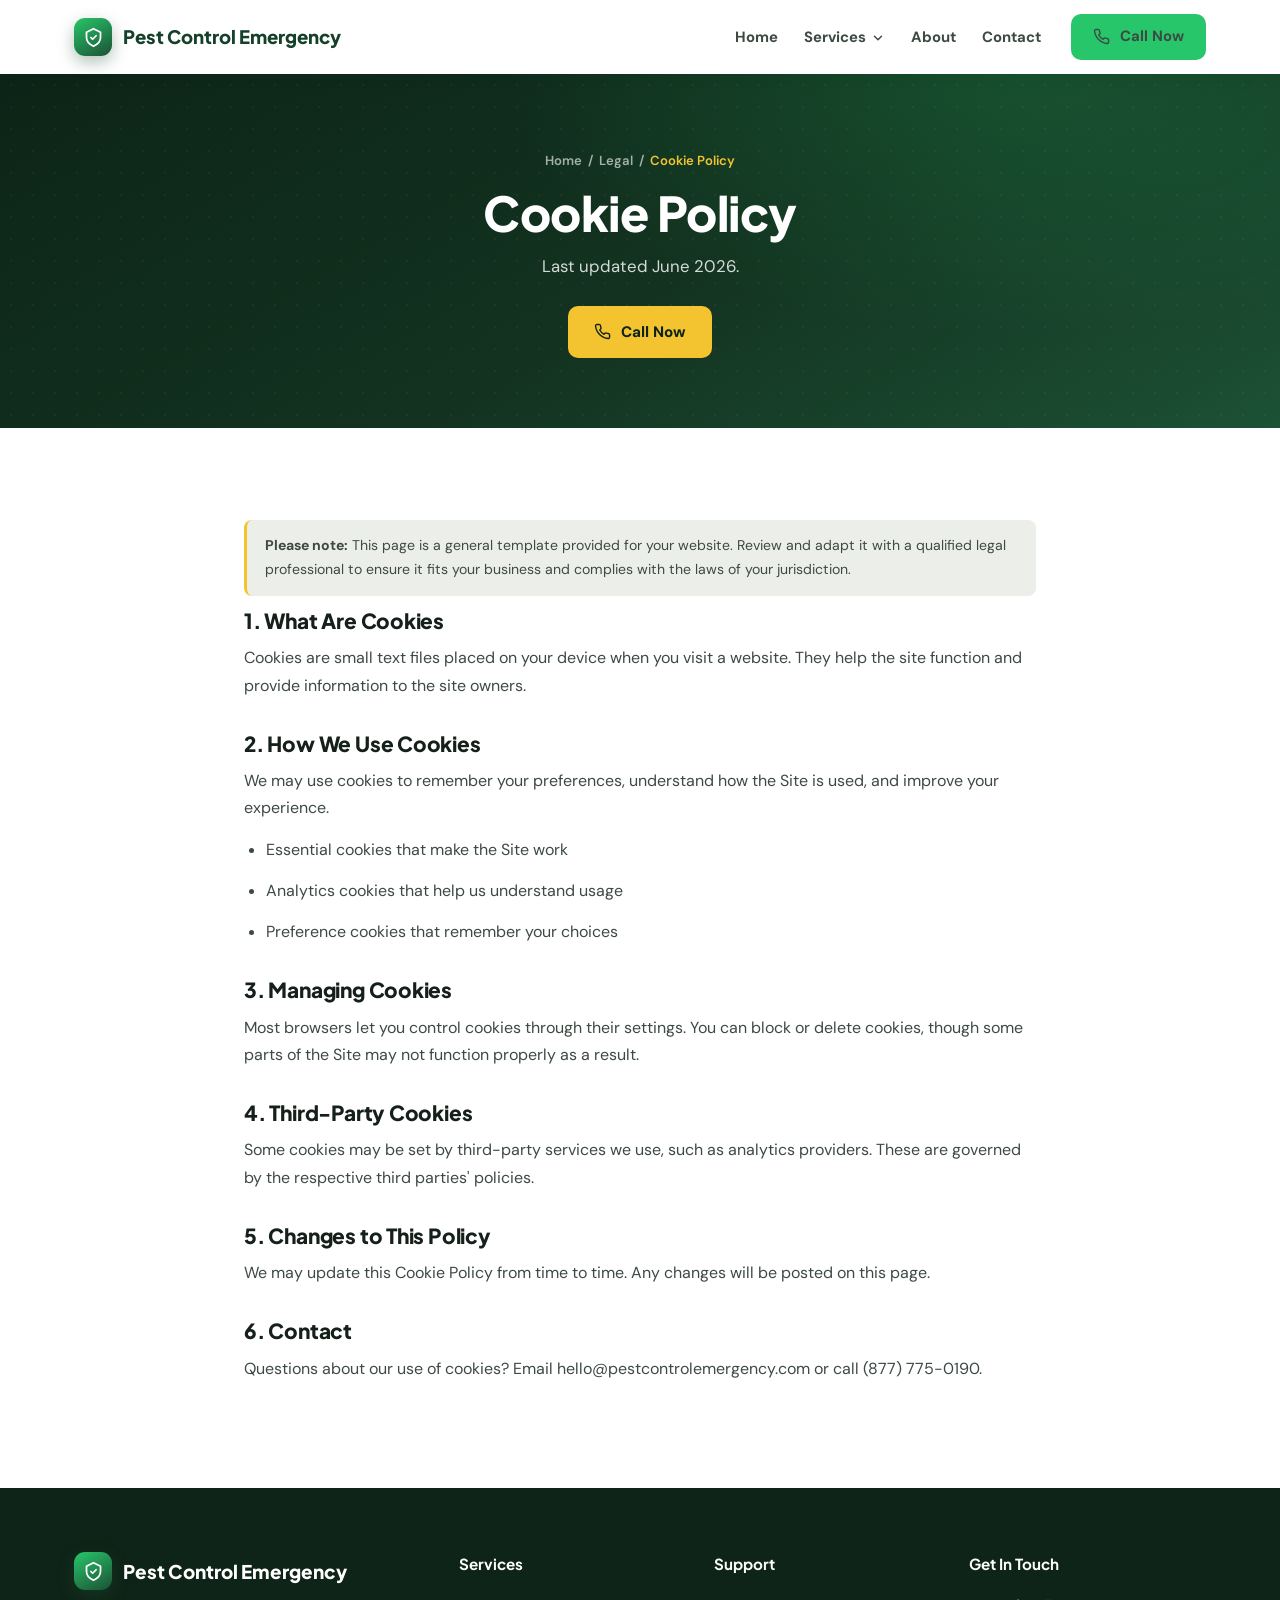
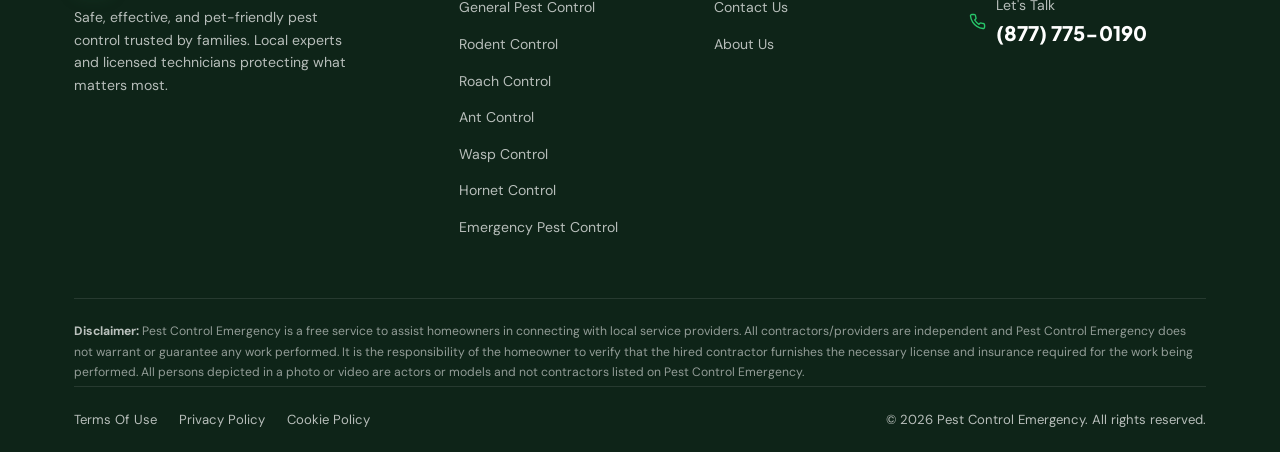
<file: cookies-policy.html>
<!DOCTYPE html>
<html lang="en">
<head>
<meta charset="UTF-8" />
<meta name="viewport" content="width=device-width, initial-scale=1.0" />
<title>Cookie Policy | Pest Control Emergency</title>
<meta name="description" content="Cookie Policy for Pest Control Emergency (pestcontrolemergency.com)." />
<link rel="preconnect" href="https://fonts.googleapis.com" />
<link rel="preconnect" href="https://fonts.gstatic.com" crossorigin />
<link href="https://fonts.googleapis.com/css2?family=DM+Sans:opsz,wght@9..40,400;9..40,500;9..40,600;9..40,700&family=Plus+Jakarta+Sans:wght@500;600;700;800&display=swap" rel="stylesheet" />
<link rel="stylesheet" href="css/styles.css" />
<link rel="canonical" href="https://www.pestcontrolemergency.com/cookies-policy.html" />
<meta name="robots" content="index, follow, max-image-preview:large" />
<meta name="theme-color" content="#1c5135" />
<meta name="format-detection" content="telephone=yes" />
<link rel="icon" type="image/svg+xml" href="assets/favicon.svg" />
<link rel="apple-touch-icon" href="assets/favicon.svg" />
<meta property="og:type" content="website" />
<meta property="og:site_name" content="Pest Control Emergency" />
<meta property="og:title" content="Cookie Policy | Pest Control Emergency" />
<meta property="og:description" content="Cookie Policy for Pest Control Emergency (pestcontrolemergency.com)." />
<meta property="og:url" content="https://www.pestcontrolemergency.com/cookies-policy.html" />
<meta property="og:image" content="https://www.pestcontrolemergency.com/assets/og-cover.jpg" />
<meta property="og:image:width" content="1200" />
<meta property="og:image:height" content="630" />
<meta name="twitter:card" content="summary_large_image" />
<meta name="twitter:title" content="Cookie Policy | Pest Control Emergency" />
<meta name="twitter:description" content="Cookie Policy for Pest Control Emergency (pestcontrolemergency.com)." />
<meta name="twitter:image" content="https://www.pestcontrolemergency.com/assets/og-cover.jpg" />
<script type="application/ld+json">
{
  "@context": "https://schema.org",
  "@type": "BreadcrumbList",
  "itemListElement": [
    {
      "@type": "ListItem",
      "position": 1,
      "name": "Home",
      "item": "https://www.pestcontrolemergency.com/"
    },
    {
      "@type": "ListItem",
      "position": 2,
      "name": "Legal"
    },
    {
      "@type": "ListItem",
      "position": 3,
      "name": "Cookie Policy",
      "item": "https://www.pestcontrolemergency.com/cookies-policy.html"
    }
  ]
}
</script>
</head>
<body>
<a class="skip-link" href="#main">Skip to main content</a>
<!-- ============ SITE HEADER ============ -->
<header class="site-header">
  <div class="wrap">
    <a href="index.html" class="logo">
      <span class="logo-mark"><svg viewBox="0 0 24 24" fill="none" stroke="#fff" stroke-width="2" stroke-linecap="round" stroke-linejoin="round"><path d="M12 2L4 6v6c0 5 3.5 8 8 10 4.5-2 8-5 8-10V6l-8-4z"/><path d="M9 12l2 2 4-4"/></svg></span>
      <span>Pest Control Emergency</span>
    </a>
    <nav class="main-nav">
      <ul>
        <li><a href="index.html">Home</a></li>
        <li class="has-dropdown">
          <a tabindex="0" role="button" aria-haspopup="true" aria-expanded="false">Services <svg viewBox="0 0 24 24" fill="none" stroke="currentColor" stroke-width="2.5" stroke-linecap="round" stroke-linejoin="round"><path d="M6 9l6 6 6-6"/></svg></a>
          <div class="dropdown">
            <a href="general-pest-control.html"><svg viewBox="0 0 24 24" fill="none" stroke-width="2"><circle cx="12" cy="13" r="5"/><path d="M12 8V4"/></svg> General Pest Control</a>
            <a href="rodent-control.html"><svg viewBox="0 0 24 24" fill="none" stroke-width="2"><circle cx="9" cy="12" r="5"/></svg> Rodent Control</a>
            <a href="roach-control.html"><svg viewBox="0 0 24 24" fill="none" stroke-width="2"><ellipse cx="12" cy="13" rx="6" ry="7"/></svg> Roach Control</a>
            <a href="ant-control.html"><svg viewBox="0 0 24 24" fill="none" stroke-width="2"><ellipse cx="12" cy="13" rx="3" ry="5"/></svg> Ant Control</a>
            <a href="wasp-control.html"><svg viewBox="0 0 24 24" fill="none" stroke-width="2"><ellipse cx="12" cy="13" rx="3.5" ry="6"/></svg> Wasp Control</a>
            <a href="hornet-control.html"><svg viewBox="0 0 24 24" fill="none" stroke-width="2"><ellipse cx="12" cy="13" rx="4" ry="6"/></svg> Hornet Control</a>
            <a href="emergency-pest-control.html"><svg viewBox="0 0 24 24" fill="none" stroke-width="2"><circle cx="12" cy="12" r="9"/><path d="M12 8v5"/></svg> Emergency Pest Control</a>
          </div>
        </li>
        <li><a href="about-us.html">About</a></li>
        <li><a href="contact-us.html">Contact</a></li>
      </ul>
      <a href="tel:+18777750190" class="btn btn-green header-call"><svg viewBox="0 0 24 24" fill="none" stroke="currentColor" stroke-width="2" stroke-linecap="round" stroke-linejoin="round"><path d="M22 16.92v3a2 2 0 0 1-2.18 2 19.79 19.79 0 0 1-8.63-3.07 19.5 19.5 0 0 1-6-6 19.79 19.79 0 0 1-3.07-8.67A2 2 0 0 1 4.11 2h3a2 2 0 0 1 2 1.72c.13.96.36 1.9.7 2.81a2 2 0 0 1-.45 2.11L8.09 9.91a16 16 0 0 0 6 6l1.27-1.27a2 2 0 0 1 2.11-.45c.91.34 1.85.57 2.81.7A2 2 0 0 1 22 16.92z"/></svg> Call Now</a>
      <button class="nav-burger" aria-label="Menu"><span></span><span></span><span></span></button>
    </nav>
  </div>
</header>
<a id="main" tabindex="-1"></a>
<section class="subhero">
  <div class="wrap">
    <div class="breadcrumb"><a href="index.html">Home</a> &nbsp;/&nbsp; Legal &nbsp;/&nbsp; <span>Cookie Policy</span></div>
    <h1>Cookie Policy</h1>
    <p>Last updated June 2026.</p>
    <a href="tel:+18777750190" class="btn btn-gold"><svg viewBox="0 0 24 24" fill="none" stroke="currentColor" stroke-width="2" stroke-linecap="round" stroke-linejoin="round"><path d="M22 16.92v3a2 2 0 0 1-2.18 2 19.79 19.79 0 0 1-8.63-3.07 19.5 19.5 0 0 1-6-6 19.79 19.79 0 0 1-3.07-8.67A2 2 0 0 1 4.11 2h3a2 2 0 0 1 2 1.72c.13.96.36 1.9.7 2.81a2 2 0 0 1-.45 2.11L8.09 9.91a16 16 0 0 0 6 6l1.27-1.27a2 2 0 0 1 2.11-.45c.91.34 1.85.57 2.81.7A2 2 0 0 1 22 16.92z"/></svg> Call Now</a>
  </div>
</section>
<section class="section legal">
  <div class="wrap reveal">
    <p class="note"><strong>Please note:</strong> This page is a general template provided for your website. Review and adapt it with a qualified legal professional to ensure it fits your business and complies with the laws of your jurisdiction.</p><h2>1. What Are Cookies</h2><p>Cookies are small text files placed on your device when you visit a website. They help the site function and provide information to the site owners.</p><h2>2. How We Use Cookies</h2><p>We may use cookies to remember your preferences, understand how the Site is used, and improve your experience.</p><ul><li>Essential cookies that make the Site work</li><li>Analytics cookies that help us understand usage</li><li>Preference cookies that remember your choices</li></ul><h2>3. Managing Cookies</h2><p>Most browsers let you control cookies through their settings. You can block or delete cookies, though some parts of the Site may not function properly as a result.</p><h2>4. Third-Party Cookies</h2><p>Some cookies may be set by third-party services we use, such as analytics providers. These are governed by the respective third parties' policies.</p><h2>5. Changes to This Policy</h2><p>We may update this Cookie Policy from time to time. Any changes will be posted on this page.</p><h2>6. Contact</h2><p>Questions about our use of cookies? Email hello@pestcontrolemergency.com or call (877) 775-0190.</p>
  </div>
</section>
<!-- ============ FOOTER ============ -->
<footer class="footer">
  <div class="wrap">
    <div class="footer-grid">
      <div>
        <a href="index.html" class="logo">
          <span class="logo-mark"><svg viewBox="0 0 24 24" fill="none" stroke="#fff" stroke-width="2" stroke-linecap="round" stroke-linejoin="round"><path d="M12 2L4 6v6c0 5 3.5 8 8 10 4.5-2 8-5 8-10V6l-8-4z"/><path d="M9 12l2 2 4-4"/></svg></span>
          <span>Pest Control Emergency</span>
        </a>
        <p class="footer-about">Safe, effective, and pet-friendly pest control trusted by families. Local experts and licensed technicians protecting what matters most.</p>
      </div>
      <div>
        <h5>Services</h5>
        <ul>
          <li><a href="general-pest-control.html">General Pest Control</a></li>
          <li><a href="rodent-control.html">Rodent Control</a></li>
          <li><a href="roach-control.html">Roach Control</a></li>
          <li><a href="ant-control.html">Ant Control</a></li>
          <li><a href="wasp-control.html">Wasp Control</a></li>
          <li><a href="hornet-control.html">Hornet Control</a></li>
          <li><a href="emergency-pest-control.html">Emergency Pest Control</a></li>
        </ul>
      </div>
      <div>
        <h5>Support</h5>
        <ul>
          <li><a href="contact-us.html">Contact Us</a></li>
          <li><a href="about-us.html">About Us</a></li>
        </ul>
      </div>
      <div>
        <h5>Get In Touch</h5>
        <div class="contact-line">
          <svg viewBox="0 0 24 24" fill="none" stroke-width="2" stroke-linecap="round" stroke-linejoin="round"><path d="M22 16.92v3a2 2 0 0 1-2.18 2 19.79 19.79 0 0 1-8.63-3.07 19.5 19.5 0 0 1-6-6 19.79 19.79 0 0 1-3.07-8.67A2 2 0 0 1 4.11 2h3a2 2 0 0 1 2 1.72c.13.96.36 1.9.7 2.81a2 2 0 0 1-.45 2.11L8.09 9.91a16 16 0 0 0 6 6l1.27-1.27a2 2 0 0 1 2.11-.45c.91.34 1.85.57 2.81.7A2 2 0 0 1 22 16.92z"/></svg>
          <div>Let's Talk<br><a href="tel:+18777750190" class="phone">(877) 775-0190</a></div>
        </div>
      </div>
    </div>
    <div class="footer-disclaimer">
      <strong>Disclaimer:</strong> Pest Control Emergency is a free service to assist homeowners in connecting with local service providers. All contractors/providers are independent and Pest Control Emergency does not warrant or guarantee any work performed. It is the responsibility of the homeowner to verify that the hired contractor furnishes the necessary license and insurance required for the work being performed. All persons depicted in a photo or video are actors or models and not contractors listed on Pest Control Emergency.
    </div>
    <div class="footer-bottom">
      <div class="links">
        <a href="terms-of-use.html">Terms Of Use</a>
        <a href="privacy-policy.html">Privacy Policy</a>
        <a href="cookies-policy.html">Cookie Policy</a>
      </div>
      <div>© 2026 Pest Control Emergency. All rights reserved.</div>
    </div>
  </div>
</footer>
<a href="tel:+18777750190" class="mobile-call-bar" aria-label="Call Pest Control Emergency now at (877) 775-0190"><svg viewBox="0 0 24 24" fill="none" stroke="currentColor" stroke-width="2" stroke-linecap="round" stroke-linejoin="round"><path d="M22 16.92v3a2 2 0 0 1-2.18 2 19.79 19.79 0 0 1-8.63-3.07 19.5 19.5 0 0 1-6-6 19.79 19.79 0 0 1-3.07-8.67A2 2 0 0 1 4.11 2h3a2 2 0 0 1 2 1.72c.13.96.36 1.9.7 2.81a2 2 0 0 1-.45 2.11L8.09 9.91a16 16 0 0 0 6 6l1.27-1.27a2 2 0 0 1 2.11-.45c.91.34 1.85.57 2.81.7A2 2 0 0 1 22 16.92z"/></svg>Call Now — (877) 775-0190</a>
<script src="js/script.js"></script>
</body>
</html>
</file>
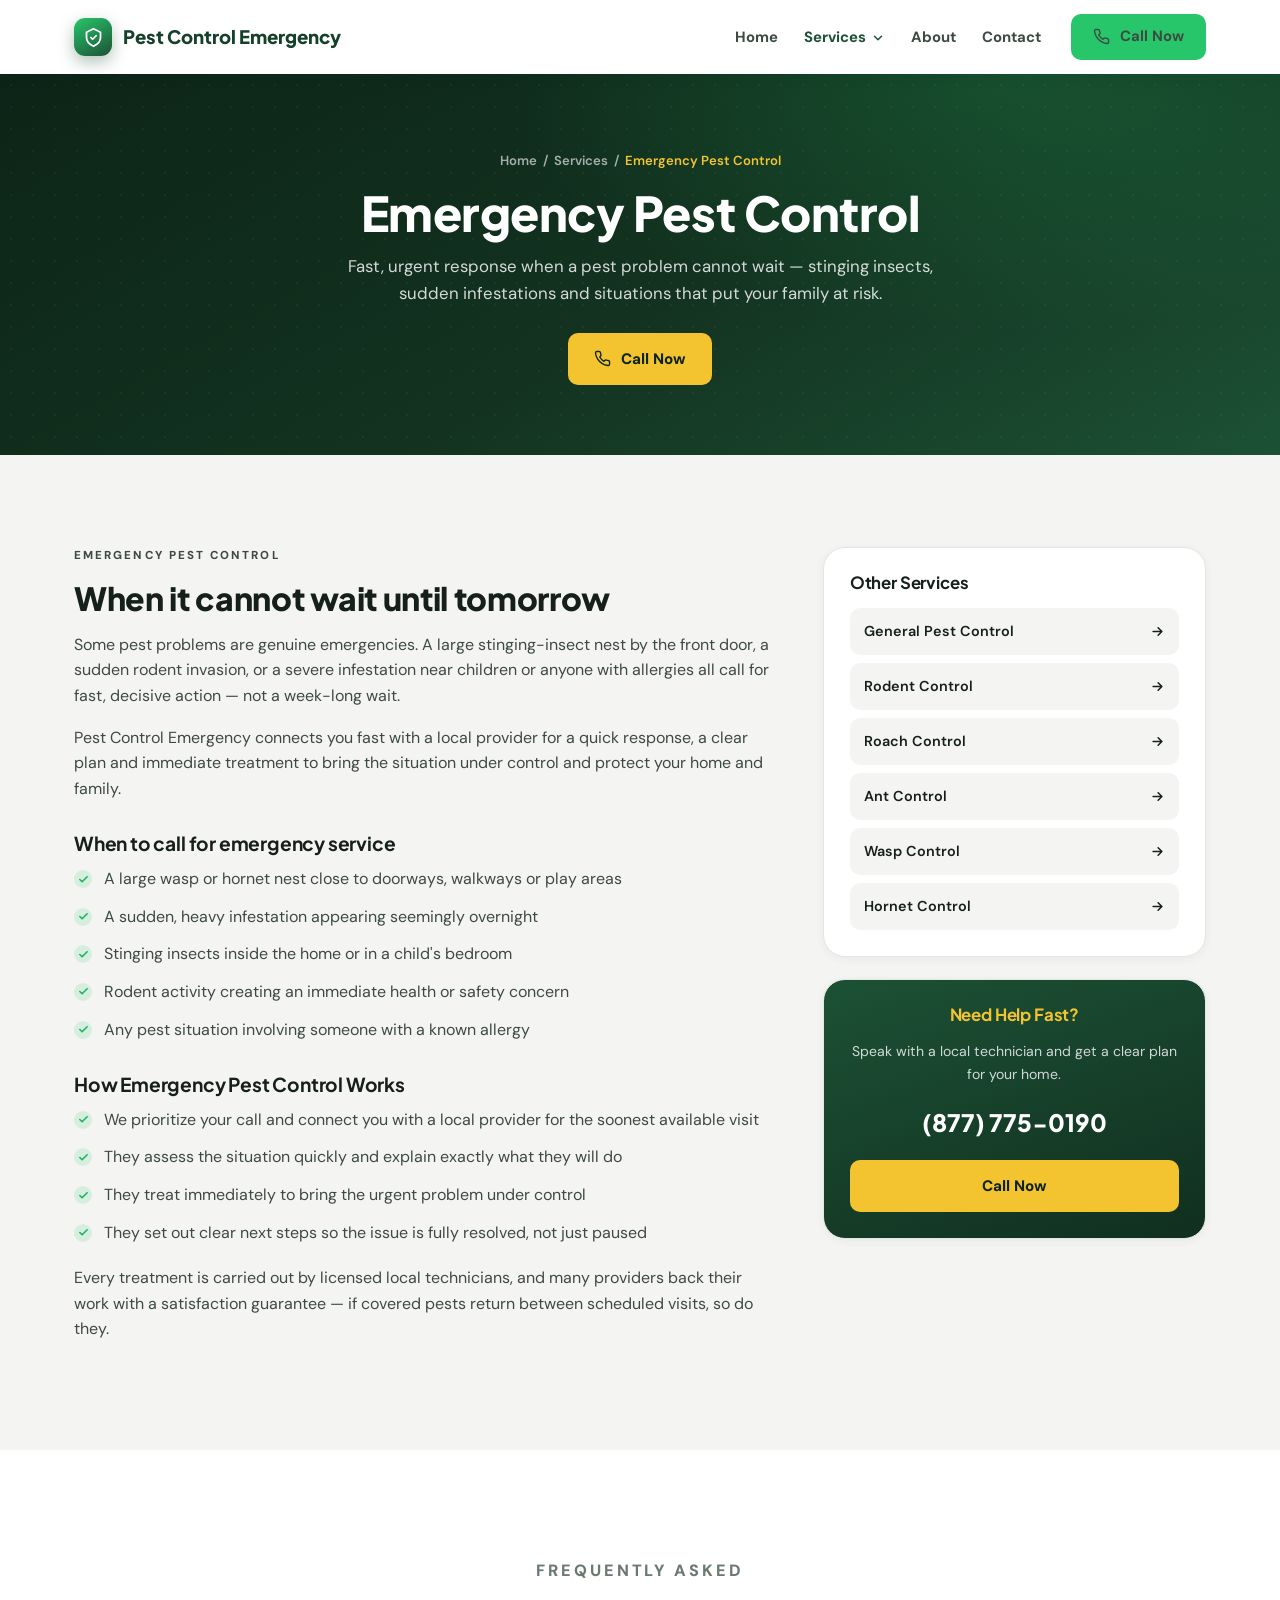
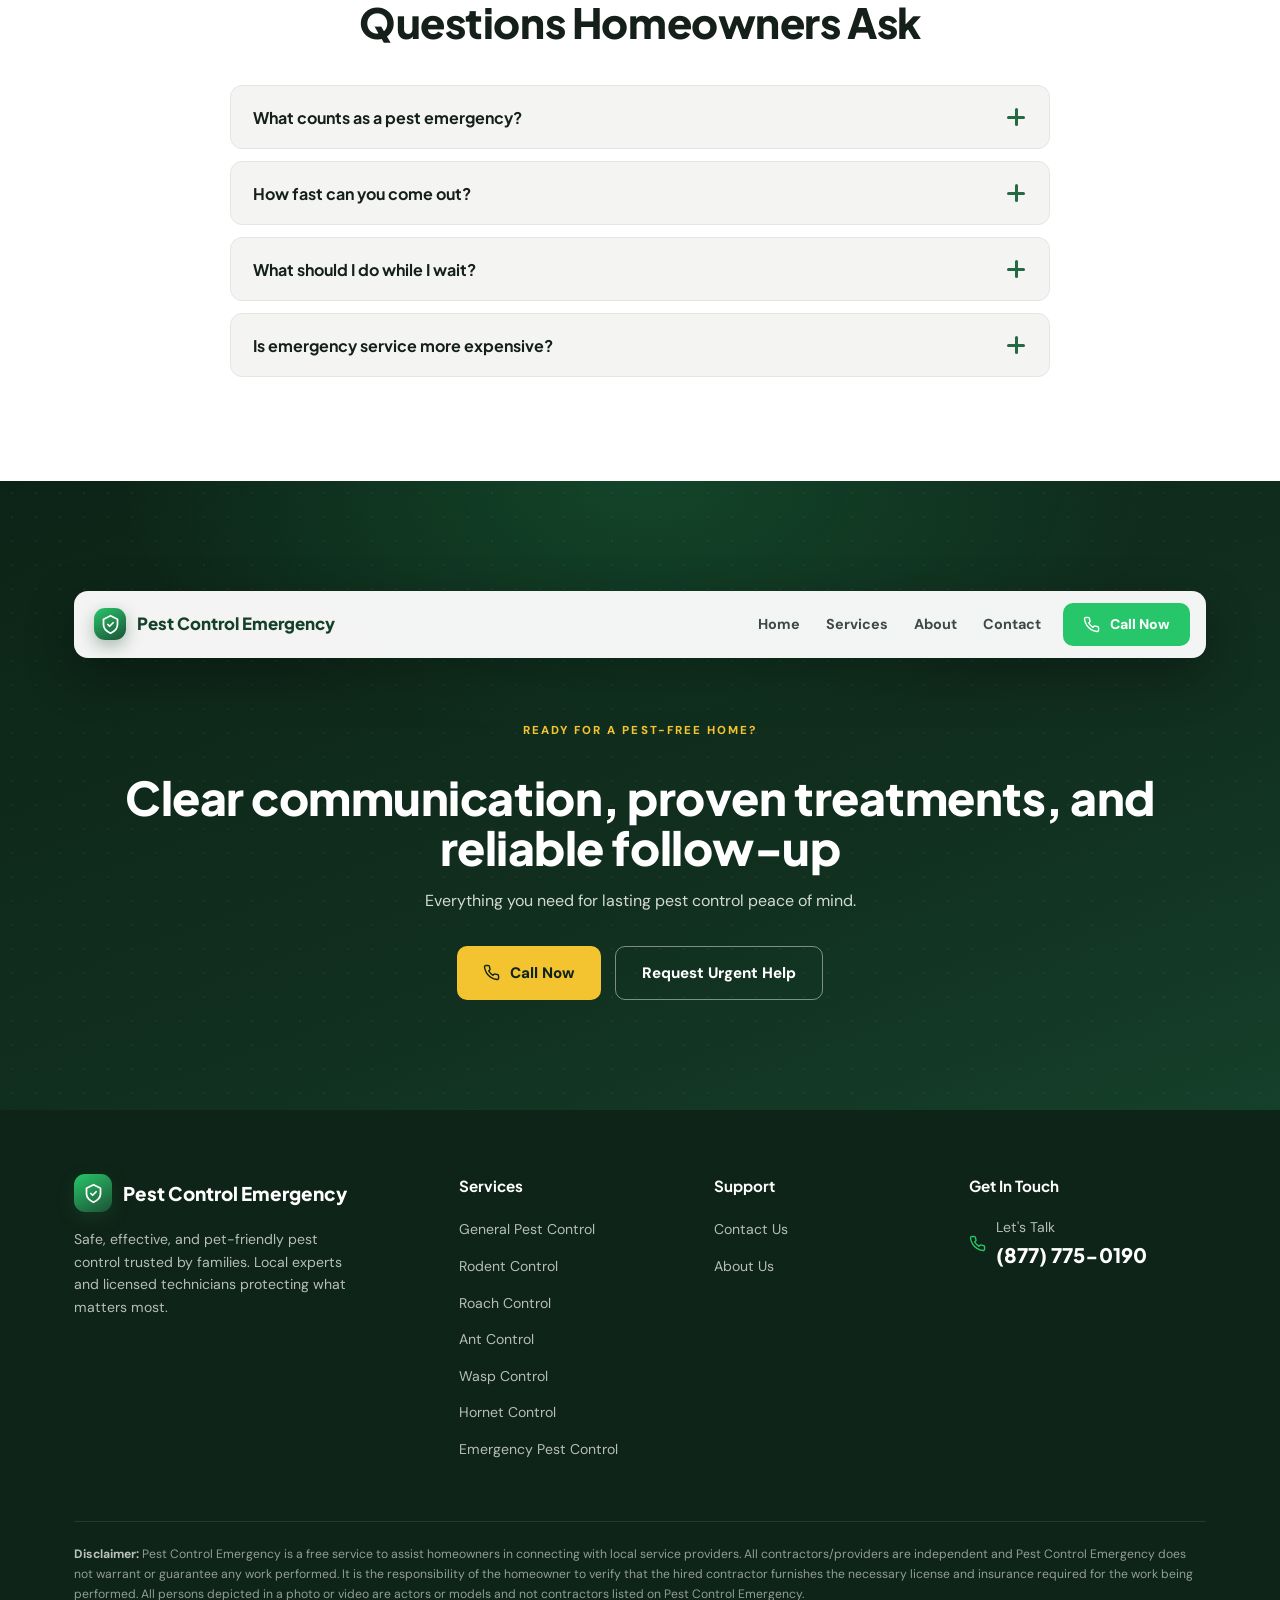
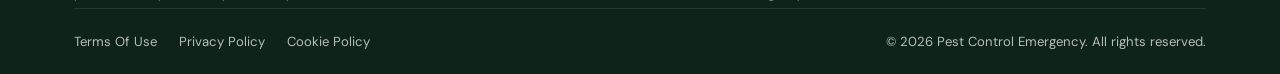
<file: emergency-pest-control.html>
<!DOCTYPE html>
<html lang="en">
<head>
<meta charset="UTF-8" />
<meta name="viewport" content="width=device-width, initial-scale=1.0" />
<title>Emergency Pest Control | Pest Control Emergency</title>
<meta name="description" content="Fast, urgent response when a pest problem cannot wait — stinging insects, sudden infestations and situations that put your family at risk." />
<link rel="preconnect" href="https://fonts.googleapis.com" />
<link rel="preconnect" href="https://fonts.gstatic.com" crossorigin />
<link href="https://fonts.googleapis.com/css2?family=DM+Sans:opsz,wght@9..40,400;9..40,500;9..40,600;9..40,700&family=Plus+Jakarta+Sans:wght@500;600;700;800&display=swap" rel="stylesheet" />
<link rel="stylesheet" href="css/styles.css" />
<link rel="canonical" href="https://www.pestcontrolemergency.com/emergency-pest-control.html" />
<meta name="robots" content="index, follow, max-image-preview:large" />
<meta name="theme-color" content="#1c5135" />
<meta name="format-detection" content="telephone=yes" />
<link rel="icon" type="image/svg+xml" href="assets/favicon.svg" />
<link rel="apple-touch-icon" href="assets/favicon.svg" />
<meta property="og:type" content="website" />
<meta property="og:site_name" content="Pest Control Emergency" />
<meta property="og:title" content="Emergency Pest Control | Pest Control Emergency" />
<meta property="og:description" content="Fast, urgent response when a pest problem cannot wait — stinging insects, sudden infestations and situations that put your family at risk." />
<meta property="og:url" content="https://www.pestcontrolemergency.com/emergency-pest-control.html" />
<meta property="og:image" content="https://www.pestcontrolemergency.com/assets/og-cover.jpg" />
<meta property="og:image:width" content="1200" />
<meta property="og:image:height" content="630" />
<meta name="twitter:card" content="summary_large_image" />
<meta name="twitter:title" content="Emergency Pest Control | Pest Control Emergency" />
<meta name="twitter:description" content="Fast, urgent response when a pest problem cannot wait — stinging insects, sudden infestations and situations that put your family at risk." />
<meta name="twitter:image" content="https://www.pestcontrolemergency.com/assets/og-cover.jpg" />
<script type="application/ld+json">
{
  "@context": "https://schema.org",
  "@type": "BreadcrumbList",
  "itemListElement": [
    {
      "@type": "ListItem",
      "position": 1,
      "name": "Home",
      "item": "https://www.pestcontrolemergency.com/"
    },
    {
      "@type": "ListItem",
      "position": 2,
      "name": "Services"
    },
    {
      "@type": "ListItem",
      "position": 3,
      "name": "Emergency Pest Control",
      "item": "https://www.pestcontrolemergency.com/emergency-pest-control.html"
    }
  ]
}
</script>
<script type="application/ld+json">
{
  "@context": "https://schema.org",
  "@type": "Service",
  "serviceType": "Emergency Pest Control",
  "name": "Emergency Pest Control",
  "description": "Fast, urgent response when a pest problem cannot wait — stinging insects, sudden infestations and situations that put your family at risk.",
  "url": "https://www.pestcontrolemergency.com/emergency-pest-control.html",
  "areaServed": {
    "@type": "Country",
    "name": "United States"
  },
  "provider": {
    "@type": "LocalBusiness",
    "name": "Pest Control Emergency",
    "@id": "https://www.pestcontrolemergency.com/#business",
    "telephone": "+1-877-775-0190",
    "url": "https://www.pestcontrolemergency.com/"
  }
}
</script>
<script type="application/ld+json">
{
  "@context": "https://schema.org",
  "@type": "FAQPage",
  "mainEntity": [
    {
      "@type": "Question",
      "name": "What counts as a pest emergency?",
      "acceptedAnswer": {
        "@type": "Answer",
        "text": "Large stinging-insect nests near living areas, sudden severe infestations, and any situation that poses an immediate health or safety risk — especially involving allergies — are all good reasons to call right away."
      }
    },
    {
      "@type": "Question",
      "name": "How fast can you come out?",
      "acceptedAnswer": {
        "@type": "Answer",
        "text": "Emergencies are prioritized. Depending on your area and the situation, local providers aim to respond as quickly as possible. Call us and we will tell you the soonest a local provider can be there."
      }
    },
    {
      "@type": "Question",
      "name": "What should I do while I wait?",
      "acceptedAnswer": {
        "@type": "Answer",
        "text": "Keep people and pets away from the affected area, do not disturb stinging-insect nests, and keep the space ventilated if needed. We will give specific guidance when you call, and your local pro can advise further."
      }
    },
    {
      "@type": "Question",
      "name": "Is emergency service more expensive?",
      "acceptedAnswer": {
        "@type": "Answer",
        "text": "Your local provider will always confirm pricing clearly before any work begins, so there are no surprises during an already stressful situation."
      }
    }
  ]
}
</script>
</head>
<body>
<a class="skip-link" href="#main">Skip to main content</a>
<!-- ============ SITE HEADER ============ -->
<header class="site-header">
  <div class="wrap">
    <a href="index.html" class="logo">
      <span class="logo-mark"><svg viewBox="0 0 24 24" fill="none" stroke="#fff" stroke-width="2" stroke-linecap="round" stroke-linejoin="round"><path d="M12 2L4 6v6c0 5 3.5 8 8 10 4.5-2 8-5 8-10V6l-8-4z"/><path d="M9 12l2 2 4-4"/></svg></span>
      <span>Pest Control Emergency</span>
    </a>
    <nav class="main-nav">
      <ul>
        <li><a href="index.html">Home</a></li>
        <li class="has-dropdown">
          <a class="current" tabindex="0" role="button" aria-haspopup="true" aria-expanded="false">Services <svg viewBox="0 0 24 24" fill="none" stroke="currentColor" stroke-width="2.5" stroke-linecap="round" stroke-linejoin="round"><path d="M6 9l6 6 6-6"/></svg></a>
          <div class="dropdown">
            <a href="general-pest-control.html"><svg viewBox="0 0 24 24" fill="none" stroke-width="2"><circle cx="12" cy="13" r="5"/><path d="M12 8V4"/></svg> General Pest Control</a>
            <a href="rodent-control.html"><svg viewBox="0 0 24 24" fill="none" stroke-width="2"><circle cx="9" cy="12" r="5"/></svg> Rodent Control</a>
            <a href="roach-control.html"><svg viewBox="0 0 24 24" fill="none" stroke-width="2"><ellipse cx="12" cy="13" rx="6" ry="7"/></svg> Roach Control</a>
            <a href="ant-control.html"><svg viewBox="0 0 24 24" fill="none" stroke-width="2"><ellipse cx="12" cy="13" rx="3" ry="5"/></svg> Ant Control</a>
            <a href="wasp-control.html"><svg viewBox="0 0 24 24" fill="none" stroke-width="2"><ellipse cx="12" cy="13" rx="3.5" ry="6"/></svg> Wasp Control</a>
            <a href="hornet-control.html"><svg viewBox="0 0 24 24" fill="none" stroke-width="2"><ellipse cx="12" cy="13" rx="4" ry="6"/></svg> Hornet Control</a>
            <a href="emergency-pest-control.html"><svg viewBox="0 0 24 24" fill="none" stroke-width="2"><circle cx="12" cy="12" r="9"/><path d="M12 8v5"/></svg> Emergency Pest Control</a>
          </div>
        </li>
        <li><a href="about-us.html">About</a></li>
        <li><a href="contact-us.html">Contact</a></li>
      </ul>
      <a href="tel:+18777750190" class="btn btn-green header-call"><svg viewBox="0 0 24 24" fill="none" stroke="currentColor" stroke-width="2" stroke-linecap="round" stroke-linejoin="round"><path d="M22 16.92v3a2 2 0 0 1-2.18 2 19.79 19.79 0 0 1-8.63-3.07 19.5 19.5 0 0 1-6-6 19.79 19.79 0 0 1-3.07-8.67A2 2 0 0 1 4.11 2h3a2 2 0 0 1 2 1.72c.13.96.36 1.9.7 2.81a2 2 0 0 1-.45 2.11L8.09 9.91a16 16 0 0 0 6 6l1.27-1.27a2 2 0 0 1 2.11-.45c.91.34 1.85.57 2.81.7A2 2 0 0 1 22 16.92z"/></svg> Call Now</a>
      <button class="nav-burger" aria-label="Menu"><span></span><span></span><span></span></button>
    </nav>
  </div>
</header>
<a id="main" tabindex="-1"></a>
<section class="subhero">
  <div class="wrap">
    <div class="breadcrumb"><a href="index.html">Home</a> &nbsp;/&nbsp; Services &nbsp;/&nbsp; <span>Emergency Pest Control</span></div>
    <h1>Emergency Pest Control</h1>
    <p>Fast, urgent response when a pest problem cannot wait — stinging insects, sudden infestations and situations that put your family at risk.</p>
    <a href="tel:+18777750190" class="btn btn-gold"><svg viewBox="0 0 24 24" fill="none" stroke="currentColor" stroke-width="2" stroke-linecap="round" stroke-linejoin="round"><path d="M22 16.92v3a2 2 0 0 1-2.18 2 19.79 19.79 0 0 1-8.63-3.07 19.5 19.5 0 0 1-6-6 19.79 19.79 0 0 1-3.07-8.67A2 2 0 0 1 4.11 2h3a2 2 0 0 1 2 1.72c.13.96.36 1.9.7 2.81a2 2 0 0 1-.45 2.11L8.09 9.91a16 16 0 0 0 6 6l1.27-1.27a2 2 0 0 1 2.11-.45c.91.34 1.85.57 2.81.7A2 2 0 0 1 22 16.92z"/></svg> Call Now</a>
  </div>
</section>
<section class="section detail">
  <div class="wrap detail-grid">
    <div class="prose-block reveal">
      <p class="eyebrow">Emergency Pest Control</p>
      <h2>When it cannot wait until tomorrow</h2>
      <p>Some pest problems are genuine emergencies. A large stinging-insect nest by the front door, a sudden rodent invasion, or a severe infestation near children or anyone with allergies all call for fast, decisive action — not a week-long wait.</p><p>Pest Control Emergency connects you fast with a local provider for a quick response, a clear plan and immediate treatment to bring the situation under control and protect your home and family.</p>
      <h3>When to call for emergency service</h3>
      <ul>
        <li>A large wasp or hornet nest close to doorways, walkways or play areas</li>
        <li>A sudden, heavy infestation appearing seemingly overnight</li>
        <li>Stinging insects inside the home or in a child's bedroom</li>
        <li>Rodent activity creating an immediate health or safety concern</li>
        <li>Any pest situation involving someone with a known allergy</li>
      </ul>
      <h3>How Emergency Pest Control Works</h3>
      <ul>
        <li>We prioritize your call and connect you with a local provider for the soonest available visit</li>
        <li>They assess the situation quickly and explain exactly what they will do</li>
        <li>They treat immediately to bring the urgent problem under control</li>
        <li>They set out clear next steps so the issue is fully resolved, not just paused</li>
      </ul>
      <p>Every treatment is carried out by licensed local technicians, and many providers back their work with a satisfaction guarantee — if covered pests return between scheduled visits, so do they.</p>
    </div>

    <aside>
      <div class="detail-card">
        <h4>Other Services</h4>
        <ul class="side-links">
        <li><a href="general-pest-control.html">General Pest Control <svg viewBox="0 0 24 24" fill="none" stroke="currentColor" stroke-width="2.5" stroke-linecap="round" stroke-linejoin="round"><path d="M5 12h14M13 6l6 6-6 6"/></svg></a></li>
        <li><a href="rodent-control.html">Rodent Control <svg viewBox="0 0 24 24" fill="none" stroke="currentColor" stroke-width="2.5" stroke-linecap="round" stroke-linejoin="round"><path d="M5 12h14M13 6l6 6-6 6"/></svg></a></li>
        <li><a href="roach-control.html">Roach Control <svg viewBox="0 0 24 24" fill="none" stroke="currentColor" stroke-width="2.5" stroke-linecap="round" stroke-linejoin="round"><path d="M5 12h14M13 6l6 6-6 6"/></svg></a></li>
        <li><a href="ant-control.html">Ant Control <svg viewBox="0 0 24 24" fill="none" stroke="currentColor" stroke-width="2.5" stroke-linecap="round" stroke-linejoin="round"><path d="M5 12h14M13 6l6 6-6 6"/></svg></a></li>
        <li><a href="wasp-control.html">Wasp Control <svg viewBox="0 0 24 24" fill="none" stroke="currentColor" stroke-width="2.5" stroke-linecap="round" stroke-linejoin="round"><path d="M5 12h14M13 6l6 6-6 6"/></svg></a></li>
        <li><a href="hornet-control.html">Hornet Control <svg viewBox="0 0 24 24" fill="none" stroke="currentColor" stroke-width="2.5" stroke-linecap="round" stroke-linejoin="round"><path d="M5 12h14M13 6l6 6-6 6"/></svg></a></li>
        </ul>
      </div>
      <div class="detail-card call-card">
        <h4>Need Help Fast?</h4>
        <p>Speak with a local technician and get a clear plan for your home.</p>
        <span class="phone-lg">(877) 775-0190</span>
        <a href="tel:+18777750190" class="btn btn-gold" style="width:100%;justify-content:center;">Call Now</a>
      </div>
    </aside>
  </div>
</section>

<section class="section faq">
  <div class="wrap">
    <div class="section-head center reveal">
      <p class="eyebrow">Frequently Asked</p>
      <h2>Questions Homeowners Ask</h2>
    </div>
    <div class="faq-list reveal">
      <div class="faq-item">
        <button class="faq-q">What counts as a pest emergency?<span class="pm"></span></button>
        <div class="faq-a"><p>Large stinging-insect nests near living areas, sudden severe infestations, and any situation that poses an immediate health or safety risk — especially involving allergies — are all good reasons to call right away.</p></div>
      </div>
      <div class="faq-item">
        <button class="faq-q">How fast can you come out?<span class="pm"></span></button>
        <div class="faq-a"><p>Emergencies are prioritized. Depending on your area and the situation, local providers aim to respond as quickly as possible. Call us and we will tell you the soonest a local provider can be there.</p></div>
      </div>
      <div class="faq-item">
        <button class="faq-q">What should I do while I wait?<span class="pm"></span></button>
        <div class="faq-a"><p>Keep people and pets away from the affected area, do not disturb stinging-insect nests, and keep the space ventilated if needed. We will give specific guidance when you call, and your local pro can advise further.</p></div>
      </div>
      <div class="faq-item">
        <button class="faq-q">Is emergency service more expensive?<span class="pm"></span></button>
        <div class="faq-a"><p>Your local provider will always confirm pricing clearly before any work begins, so there are no surprises during an already stressful situation.</p></div>
      </div>
    </div>
  </div>
</section>
<!-- ============ CTA ============ -->
<section class="cta" id="contact">
  <div class="wrap">
    <div class="cta-nav reveal">
      <a href="index.html" class="logo">
        <span class="logo-mark"><svg viewBox="0 0 24 24" fill="none" stroke="#fff" stroke-width="2" stroke-linecap="round" stroke-linejoin="round"><path d="M12 2L4 6v6c0 5 3.5 8 8 10 4.5-2 8-5 8-10V6l-8-4z"/><path d="M9 12l2 2 4-4"/></svg></span>
        <span>Pest Control Emergency</span>
      </a>
      <div class="cta-nav-right">
        <ul class="cta-nav-links">
          <li><a href="index.html">Home</a></li>
          <li><a href="general-pest-control.html">Services</a></li>
          <li><a href="about-us.html">About</a></li>
          <li><a href="contact-us.html">Contact</a></li>
        </ul>
        <a href="tel:+18777750190" class="btn btn-green">
          <svg viewBox="0 0 24 24" fill="none" stroke="currentColor" stroke-width="2" stroke-linecap="round" stroke-linejoin="round"><path d="M22 16.92v3a2 2 0 0 1-2.18 2 19.79 19.79 0 0 1-8.63-3.07 19.5 19.5 0 0 1-6-6 19.79 19.79 0 0 1-3.07-8.67A2 2 0 0 1 4.11 2h3a2 2 0 0 1 2 1.72c.13.96.36 1.9.7 2.81a2 2 0 0 1-.45 2.11L8.09 9.91a16 16 0 0 0 6 6l1.27-1.27a2 2 0 0 1 2.11-.45c.91.34 1.85.57 2.81.7A2 2 0 0 1 22 16.92z"/></svg>
          Call Now
        </a>
      </div>
    </div>
    <p class="eyebrow reveal">Ready For A Pest-Free Home?</p>
    <h2 class="reveal d1">Clear communication, proven treatments, and reliable follow-up</h2>
    <p class="reveal d1">Everything you need for lasting pest control peace of mind.</p>
    <div class="cta-btns reveal d2">
      <a href="tel:+18777750190" class="btn btn-gold">
        <svg viewBox="0 0 24 24" fill="none" stroke="currentColor" stroke-width="2" stroke-linecap="round" stroke-linejoin="round"><path d="M22 16.92v3a2 2 0 0 1-2.18 2 19.79 19.79 0 0 1-8.63-3.07 19.5 19.5 0 0 1-6-6 19.79 19.79 0 0 1-3.07-8.67A2 2 0 0 1 4.11 2h3a2 2 0 0 1 2 1.72c.13.96.36 1.9.7 2.81a2 2 0 0 1-.45 2.11L8.09 9.91a16 16 0 0 0 6 6l1.27-1.27a2 2 0 0 1 2.11-.45c.91.34 1.85.57 2.81.7A2 2 0 0 1 22 16.92z"/></svg>
        Call Now
      </a>
      <a href="tel:+18777750190" class="btn btn-ghost">Request Urgent Help</a>
    </div>
  </div>
</section>
<!-- ============ FOOTER ============ -->
<footer class="footer">
  <div class="wrap">
    <div class="footer-grid">
      <div>
        <a href="index.html" class="logo">
          <span class="logo-mark"><svg viewBox="0 0 24 24" fill="none" stroke="#fff" stroke-width="2" stroke-linecap="round" stroke-linejoin="round"><path d="M12 2L4 6v6c0 5 3.5 8 8 10 4.5-2 8-5 8-10V6l-8-4z"/><path d="M9 12l2 2 4-4"/></svg></span>
          <span>Pest Control Emergency</span>
        </a>
        <p class="footer-about">Safe, effective, and pet-friendly pest control trusted by families. Local experts and licensed technicians protecting what matters most.</p>
      </div>
      <div>
        <h5>Services</h5>
        <ul>
          <li><a href="general-pest-control.html">General Pest Control</a></li>
          <li><a href="rodent-control.html">Rodent Control</a></li>
          <li><a href="roach-control.html">Roach Control</a></li>
          <li><a href="ant-control.html">Ant Control</a></li>
          <li><a href="wasp-control.html">Wasp Control</a></li>
          <li><a href="hornet-control.html">Hornet Control</a></li>
          <li><a href="emergency-pest-control.html">Emergency Pest Control</a></li>
        </ul>
      </div>
      <div>
        <h5>Support</h5>
        <ul>
          <li><a href="contact-us.html">Contact Us</a></li>
          <li><a href="about-us.html">About Us</a></li>
        </ul>
      </div>
      <div>
        <h5>Get In Touch</h5>
        <div class="contact-line">
          <svg viewBox="0 0 24 24" fill="none" stroke-width="2" stroke-linecap="round" stroke-linejoin="round"><path d="M22 16.92v3a2 2 0 0 1-2.18 2 19.79 19.79 0 0 1-8.63-3.07 19.5 19.5 0 0 1-6-6 19.79 19.79 0 0 1-3.07-8.67A2 2 0 0 1 4.11 2h3a2 2 0 0 1 2 1.72c.13.96.36 1.9.7 2.81a2 2 0 0 1-.45 2.11L8.09 9.91a16 16 0 0 0 6 6l1.27-1.27a2 2 0 0 1 2.11-.45c.91.34 1.85.57 2.81.7A2 2 0 0 1 22 16.92z"/></svg>
          <div>Let's Talk<br><a href="tel:+18777750190" class="phone">(877) 775-0190</a></div>
        </div>
      </div>
    </div>
    <div class="footer-disclaimer">
      <strong>Disclaimer:</strong> Pest Control Emergency is a free service to assist homeowners in connecting with local service providers. All contractors/providers are independent and Pest Control Emergency does not warrant or guarantee any work performed. It is the responsibility of the homeowner to verify that the hired contractor furnishes the necessary license and insurance required for the work being performed. All persons depicted in a photo or video are actors or models and not contractors listed on Pest Control Emergency.
    </div>
    <div class="footer-bottom">
      <div class="links">
        <a href="terms-of-use.html">Terms Of Use</a>
        <a href="privacy-policy.html">Privacy Policy</a>
        <a href="cookies-policy.html">Cookie Policy</a>
      </div>
      <div>© 2026 Pest Control Emergency. All rights reserved.</div>
    </div>
  </div>
</footer>
<a href="tel:+18777750190" class="mobile-call-bar" aria-label="Call Pest Control Emergency now at (877) 775-0190"><svg viewBox="0 0 24 24" fill="none" stroke="currentColor" stroke-width="2" stroke-linecap="round" stroke-linejoin="round"><path d="M22 16.92v3a2 2 0 0 1-2.18 2 19.79 19.79 0 0 1-8.63-3.07 19.5 19.5 0 0 1-6-6 19.79 19.79 0 0 1-3.07-8.67A2 2 0 0 1 4.11 2h3a2 2 0 0 1 2 1.72c.13.96.36 1.9.7 2.81a2 2 0 0 1-.45 2.11L8.09 9.91a16 16 0 0 0 6 6l1.27-1.27a2 2 0 0 1 2.11-.45c.91.34 1.85.57 2.81.7A2 2 0 0 1 22 16.92z"/></svg>Call Now — (877) 775-0190</a>
<script src="js/script.js"></script>
</body>
</html>
</file>
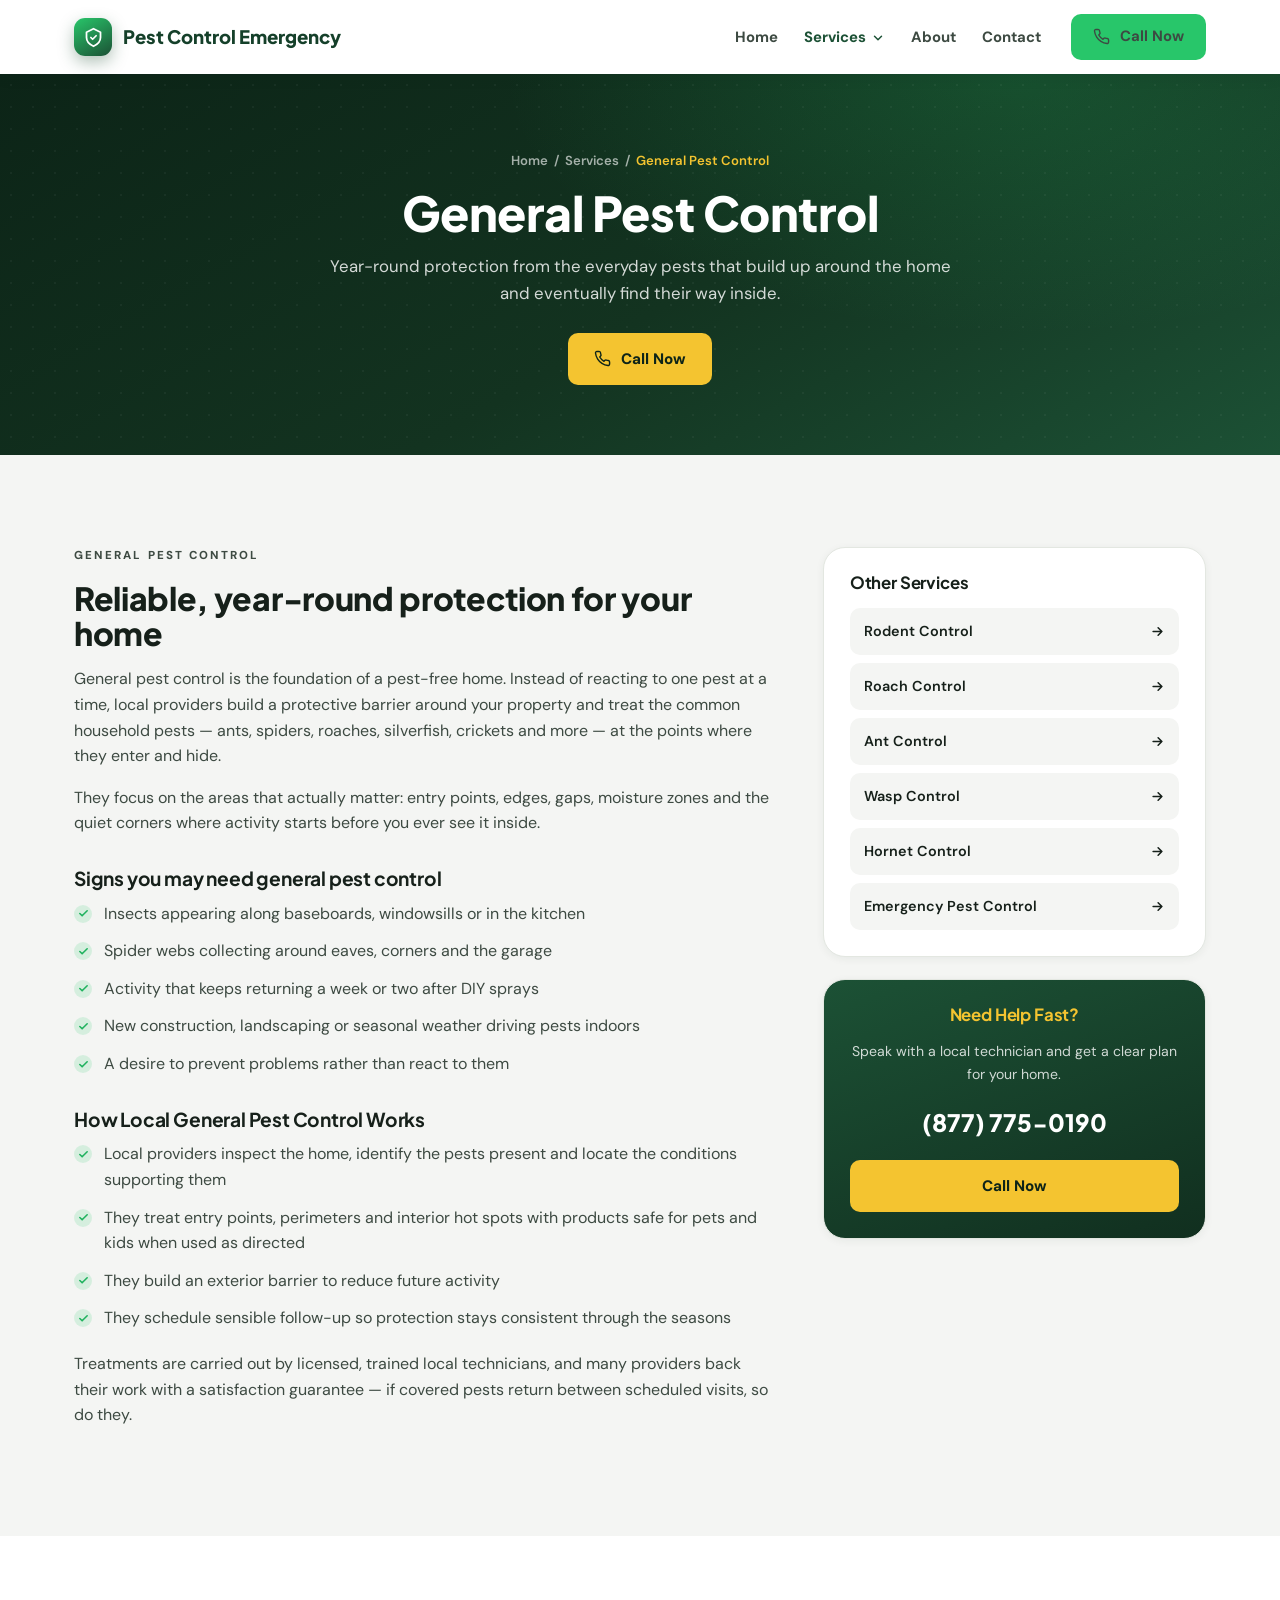
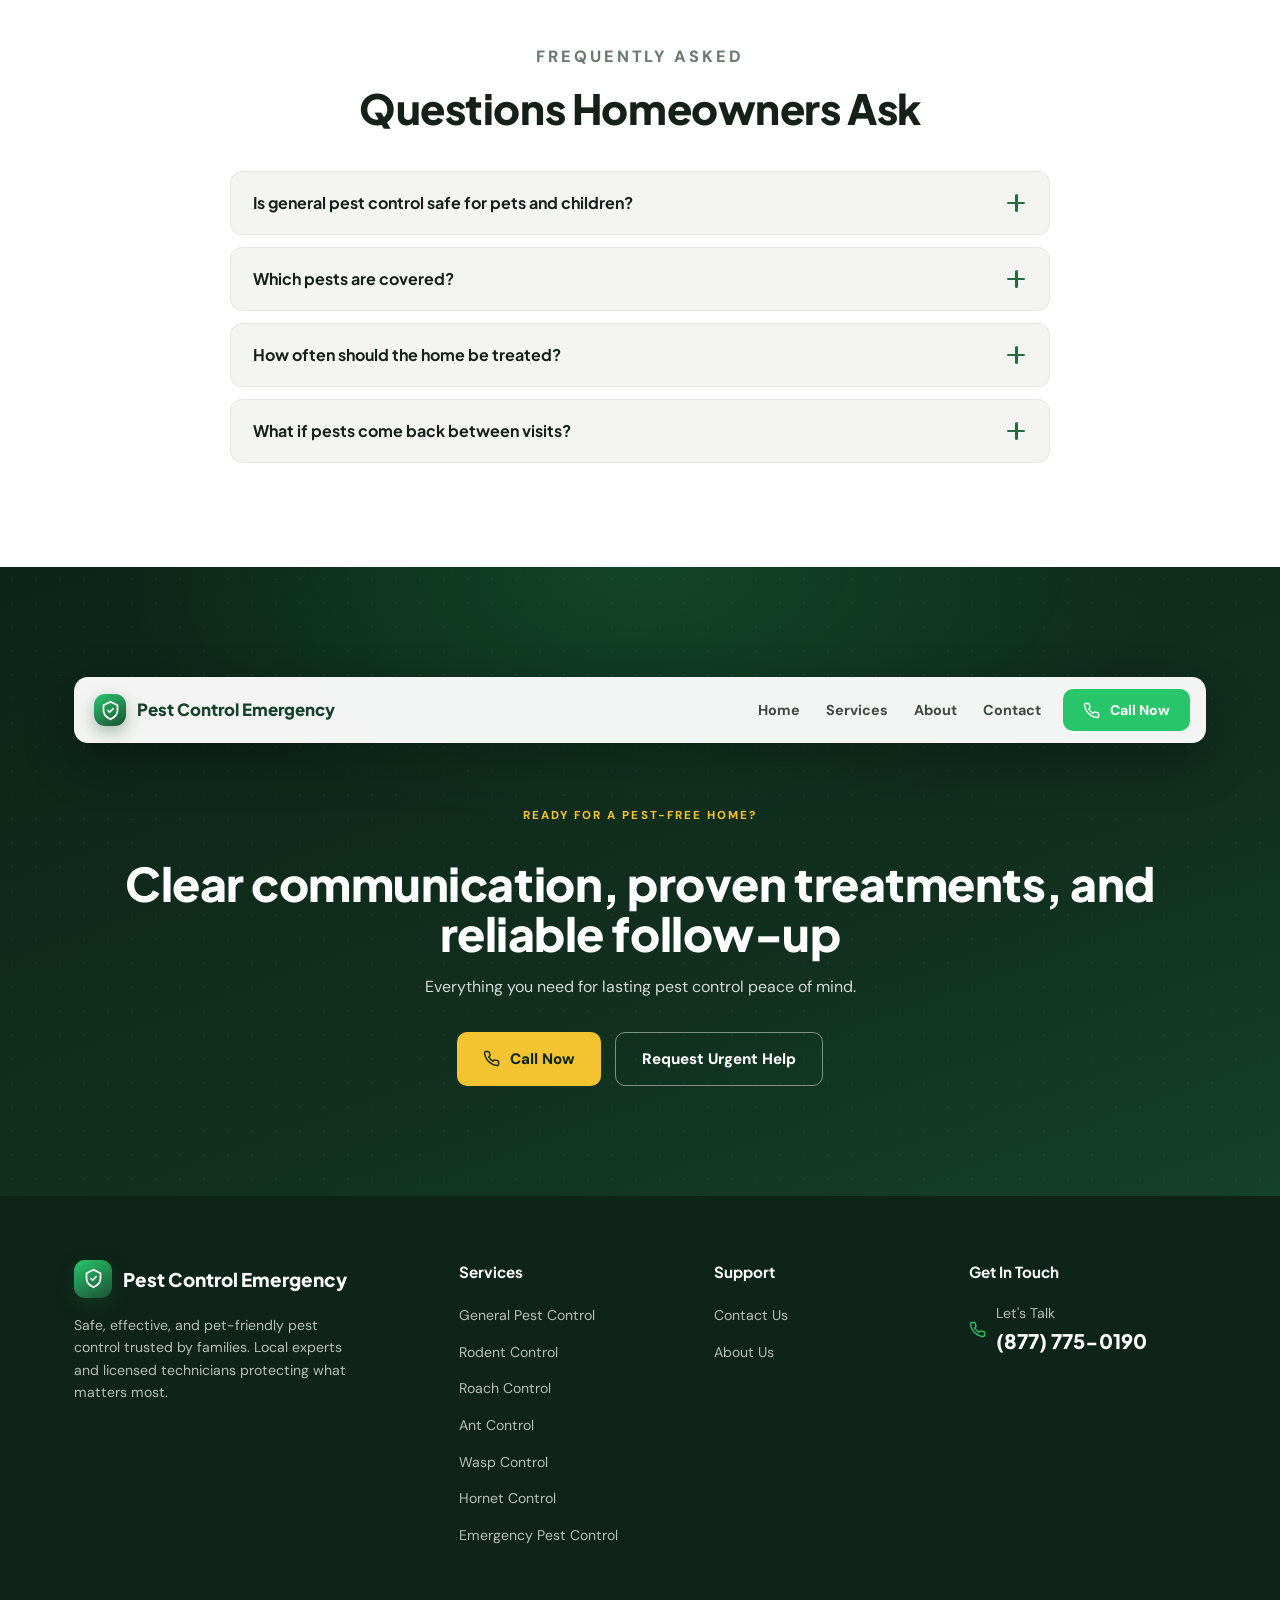
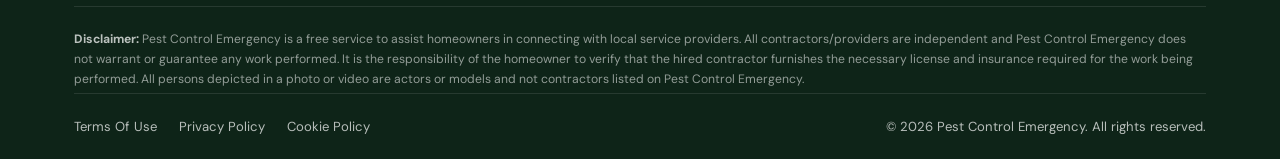
<file: general-pest-control.html>
<!DOCTYPE html>
<html lang="en">
<head>
<meta charset="UTF-8" />
<meta name="viewport" content="width=device-width, initial-scale=1.0" />
<title>General Pest Control | Pest Control Emergency</title>
<meta name="description" content="Year-round protection from the everyday pests that build up around the home and eventually find their way inside." />
<link rel="preconnect" href="https://fonts.googleapis.com" />
<link rel="preconnect" href="https://fonts.gstatic.com" crossorigin />
<link href="https://fonts.googleapis.com/css2?family=DM+Sans:opsz,wght@9..40,400;9..40,500;9..40,600;9..40,700&family=Plus+Jakarta+Sans:wght@500;600;700;800&display=swap" rel="stylesheet" />
<link rel="stylesheet" href="css/styles.css" />
<link rel="canonical" href="https://www.pestcontrolemergency.com/general-pest-control.html" />
<meta name="robots" content="index, follow, max-image-preview:large" />
<meta name="theme-color" content="#1c5135" />
<meta name="format-detection" content="telephone=yes" />
<link rel="icon" type="image/svg+xml" href="assets/favicon.svg" />
<link rel="apple-touch-icon" href="assets/favicon.svg" />
<meta property="og:type" content="website" />
<meta property="og:site_name" content="Pest Control Emergency" />
<meta property="og:title" content="General Pest Control | Pest Control Emergency" />
<meta property="og:description" content="Year-round protection from the everyday pests that build up around the home and eventually find their way inside." />
<meta property="og:url" content="https://www.pestcontrolemergency.com/general-pest-control.html" />
<meta property="og:image" content="https://www.pestcontrolemergency.com/assets/og-cover.jpg" />
<meta property="og:image:width" content="1200" />
<meta property="og:image:height" content="630" />
<meta name="twitter:card" content="summary_large_image" />
<meta name="twitter:title" content="General Pest Control | Pest Control Emergency" />
<meta name="twitter:description" content="Year-round protection from the everyday pests that build up around the home and eventually find their way inside." />
<meta name="twitter:image" content="https://www.pestcontrolemergency.com/assets/og-cover.jpg" />
<script type="application/ld+json">
{
  "@context": "https://schema.org",
  "@type": "BreadcrumbList",
  "itemListElement": [
    {
      "@type": "ListItem",
      "position": 1,
      "name": "Home",
      "item": "https://www.pestcontrolemergency.com/"
    },
    {
      "@type": "ListItem",
      "position": 2,
      "name": "Services"
    },
    {
      "@type": "ListItem",
      "position": 3,
      "name": "General Pest Control",
      "item": "https://www.pestcontrolemergency.com/general-pest-control.html"
    }
  ]
}
</script>
<script type="application/ld+json">
{
  "@context": "https://schema.org",
  "@type": "Service",
  "serviceType": "General Pest Control",
  "name": "General Pest Control",
  "description": "Year-round protection from the everyday pests that build up around the home and eventually find their way inside.",
  "url": "https://www.pestcontrolemergency.com/general-pest-control.html",
  "areaServed": {
    "@type": "Country",
    "name": "United States"
  },
  "provider": {
    "@type": "LocalBusiness",
    "name": "Pest Control Emergency",
    "@id": "https://www.pestcontrolemergency.com/#business",
    "telephone": "+1-877-775-0190",
    "url": "https://www.pestcontrolemergency.com/"
  }
}
</script>
<script type="application/ld+json">
{
  "@context": "https://schema.org",
  "@type": "FAQPage",
  "mainEntity": [
    {
      "@type": "Question",
      "name": "Is general pest control safe for pets and children?",
      "acceptedAnswer": {
        "@type": "Answer",
        "text": "When applied by licensed local technicians and allowed to dry as directed, these treatments are designed for use in family homes. Providers are always happy to discuss specific sensitivities before they begin."
      }
    },
    {
      "@type": "Question",
      "name": "Which pests are covered?",
      "acceptedAnswer": {
        "@type": "Answer",
        "text": "A typical local program covers common household pests including ants, spiders, roaches, silverfish, crickets and similar nuisance insects. Rodents, wasps and hornets are handled through specialized services."
      }
    },
    {
      "@type": "Question",
      "name": "How often should the home be treated?",
      "acceptedAnswer": {
        "@type": "Answer",
        "text": "Most homes do best with regular seasonal visits, since pest pressure changes through the year. Your local provider will recommend a sensible schedule based on your home and the activity they find."
      }
    },
    {
      "@type": "Question",
      "name": "What if pests come back between visits?",
      "acceptedAnswer": {
        "@type": "Answer",
        "text": "If covered pests return between scheduled treatments, the provider will return and re-treat at no extra charge — many back this with a satisfaction guarantee."
      }
    }
  ]
}
</script>
</head>
<body>
<a class="skip-link" href="#main">Skip to main content</a>
<!-- ============ SITE HEADER ============ -->
<header class="site-header">
  <div class="wrap">
    <a href="index.html" class="logo">
      <span class="logo-mark"><svg viewBox="0 0 24 24" fill="none" stroke="#fff" stroke-width="2" stroke-linecap="round" stroke-linejoin="round"><path d="M12 2L4 6v6c0 5 3.5 8 8 10 4.5-2 8-5 8-10V6l-8-4z"/><path d="M9 12l2 2 4-4"/></svg></span>
      <span>Pest Control Emergency</span>
    </a>
    <nav class="main-nav">
      <ul>
        <li><a href="index.html">Home</a></li>
        <li class="has-dropdown">
          <a class="current" tabindex="0" role="button" aria-haspopup="true" aria-expanded="false">Services <svg viewBox="0 0 24 24" fill="none" stroke="currentColor" stroke-width="2.5" stroke-linecap="round" stroke-linejoin="round"><path d="M6 9l6 6 6-6"/></svg></a>
          <div class="dropdown">
            <a href="general-pest-control.html"><svg viewBox="0 0 24 24" fill="none" stroke-width="2"><circle cx="12" cy="13" r="5"/><path d="M12 8V4"/></svg> General Pest Control</a>
            <a href="rodent-control.html"><svg viewBox="0 0 24 24" fill="none" stroke-width="2"><circle cx="9" cy="12" r="5"/></svg> Rodent Control</a>
            <a href="roach-control.html"><svg viewBox="0 0 24 24" fill="none" stroke-width="2"><ellipse cx="12" cy="13" rx="6" ry="7"/></svg> Roach Control</a>
            <a href="ant-control.html"><svg viewBox="0 0 24 24" fill="none" stroke-width="2"><ellipse cx="12" cy="13" rx="3" ry="5"/></svg> Ant Control</a>
            <a href="wasp-control.html"><svg viewBox="0 0 24 24" fill="none" stroke-width="2"><ellipse cx="12" cy="13" rx="3.5" ry="6"/></svg> Wasp Control</a>
            <a href="hornet-control.html"><svg viewBox="0 0 24 24" fill="none" stroke-width="2"><ellipse cx="12" cy="13" rx="4" ry="6"/></svg> Hornet Control</a>
            <a href="emergency-pest-control.html"><svg viewBox="0 0 24 24" fill="none" stroke-width="2"><circle cx="12" cy="12" r="9"/><path d="M12 8v5"/></svg> Emergency Pest Control</a>
          </div>
        </li>
        <li><a href="about-us.html">About</a></li>
        <li><a href="contact-us.html">Contact</a></li>
      </ul>
      <a href="tel:+18777750190" class="btn btn-green header-call"><svg viewBox="0 0 24 24" fill="none" stroke="currentColor" stroke-width="2" stroke-linecap="round" stroke-linejoin="round"><path d="M22 16.92v3a2 2 0 0 1-2.18 2 19.79 19.79 0 0 1-8.63-3.07 19.5 19.5 0 0 1-6-6 19.79 19.79 0 0 1-3.07-8.67A2 2 0 0 1 4.11 2h3a2 2 0 0 1 2 1.72c.13.96.36 1.9.7 2.81a2 2 0 0 1-.45 2.11L8.09 9.91a16 16 0 0 0 6 6l1.27-1.27a2 2 0 0 1 2.11-.45c.91.34 1.85.57 2.81.7A2 2 0 0 1 22 16.92z"/></svg> Call Now</a>
      <button class="nav-burger" aria-label="Menu"><span></span><span></span><span></span></button>
    </nav>
  </div>
</header>
<a id="main" tabindex="-1"></a>
<section class="subhero">
  <div class="wrap">
    <div class="breadcrumb"><a href="index.html">Home</a> &nbsp;/&nbsp; Services &nbsp;/&nbsp; <span>General Pest Control</span></div>
    <h1>General Pest Control</h1>
    <p>Year-round protection from the everyday pests that build up around the home and eventually find their way inside.</p>
    <a href="tel:+18777750190" class="btn btn-gold"><svg viewBox="0 0 24 24" fill="none" stroke="currentColor" stroke-width="2" stroke-linecap="round" stroke-linejoin="round"><path d="M22 16.92v3a2 2 0 0 1-2.18 2 19.79 19.79 0 0 1-8.63-3.07 19.5 19.5 0 0 1-6-6 19.79 19.79 0 0 1-3.07-8.67A2 2 0 0 1 4.11 2h3a2 2 0 0 1 2 1.72c.13.96.36 1.9.7 2.81a2 2 0 0 1-.45 2.11L8.09 9.91a16 16 0 0 0 6 6l1.27-1.27a2 2 0 0 1 2.11-.45c.91.34 1.85.57 2.81.7A2 2 0 0 1 22 16.92z"/></svg> Call Now</a>
  </div>
</section>
<section class="section detail">
  <div class="wrap detail-grid">
    <div class="prose-block reveal">
      <p class="eyebrow">General Pest Control</p>
      <h2>Reliable, year-round protection for your home</h2>
      <p>General pest control is the foundation of a pest-free home. Instead of reacting to one pest at a time, local providers build a protective barrier around your property and treat the common household pests — ants, spiders, roaches, silverfish, crickets and more — at the points where they enter and hide.</p><p>They focus on the areas that actually matter: entry points, edges, gaps, moisture zones and the quiet corners where activity starts before you ever see it inside.</p>
      <h3>Signs you may need general pest control</h3>
      <ul>
        <li>Insects appearing along baseboards, windowsills or in the kitchen</li>
        <li>Spider webs collecting around eaves, corners and the garage</li>
        <li>Activity that keeps returning a week or two after DIY sprays</li>
        <li>New construction, landscaping or seasonal weather driving pests indoors</li>
        <li>A desire to prevent problems rather than react to them</li>
      </ul>
      <h3>How Local General Pest Control Works</h3>
      <ul>
        <li>Local providers inspect the home, identify the pests present and locate the conditions supporting them</li>
        <li>They treat entry points, perimeters and interior hot spots with products safe for pets and kids when used as directed</li>
        <li>They build an exterior barrier to reduce future activity</li>
        <li>They schedule sensible follow-up so protection stays consistent through the seasons</li>
      </ul>
      <p>Treatments are carried out by licensed, trained local technicians, and many providers back their work with a satisfaction guarantee — if covered pests return between scheduled visits, so do they.</p>
    </div>

    <aside>
      <div class="detail-card">
        <h4>Other Services</h4>
        <ul class="side-links">
        <li><a href="rodent-control.html">Rodent Control <svg viewBox="0 0 24 24" fill="none" stroke="currentColor" stroke-width="2.5" stroke-linecap="round" stroke-linejoin="round"><path d="M5 12h14M13 6l6 6-6 6"/></svg></a></li>
        <li><a href="roach-control.html">Roach Control <svg viewBox="0 0 24 24" fill="none" stroke="currentColor" stroke-width="2.5" stroke-linecap="round" stroke-linejoin="round"><path d="M5 12h14M13 6l6 6-6 6"/></svg></a></li>
        <li><a href="ant-control.html">Ant Control <svg viewBox="0 0 24 24" fill="none" stroke="currentColor" stroke-width="2.5" stroke-linecap="round" stroke-linejoin="round"><path d="M5 12h14M13 6l6 6-6 6"/></svg></a></li>
        <li><a href="wasp-control.html">Wasp Control <svg viewBox="0 0 24 24" fill="none" stroke="currentColor" stroke-width="2.5" stroke-linecap="round" stroke-linejoin="round"><path d="M5 12h14M13 6l6 6-6 6"/></svg></a></li>
        <li><a href="hornet-control.html">Hornet Control <svg viewBox="0 0 24 24" fill="none" stroke="currentColor" stroke-width="2.5" stroke-linecap="round" stroke-linejoin="round"><path d="M5 12h14M13 6l6 6-6 6"/></svg></a></li>
        <li><a href="emergency-pest-control.html">Emergency Pest Control <svg viewBox="0 0 24 24" fill="none" stroke="currentColor" stroke-width="2.5" stroke-linecap="round" stroke-linejoin="round"><path d="M5 12h14M13 6l6 6-6 6"/></svg></a></li>
        </ul>
      </div>
      <div class="detail-card call-card">
        <h4>Need Help Fast?</h4>
        <p>Speak with a local technician and get a clear plan for your home.</p>
        <span class="phone-lg">(877) 775-0190</span>
        <a href="tel:+18777750190" class="btn btn-gold" style="width:100%;justify-content:center;">Call Now</a>
      </div>
    </aside>
  </div>
</section>

<section class="section faq">
  <div class="wrap">
    <div class="section-head center reveal">
      <p class="eyebrow">Frequently Asked</p>
      <h2>Questions Homeowners Ask</h2>
    </div>
    <div class="faq-list reveal">
      <div class="faq-item">
        <button class="faq-q">Is general pest control safe for pets and children?<span class="pm"></span></button>
        <div class="faq-a"><p>When applied by licensed local technicians and allowed to dry as directed, these treatments are designed for use in family homes. Providers are always happy to discuss specific sensitivities before they begin.</p></div>
      </div>
      <div class="faq-item">
        <button class="faq-q">Which pests are covered?<span class="pm"></span></button>
        <div class="faq-a"><p>A typical local program covers common household pests including ants, spiders, roaches, silverfish, crickets and similar nuisance insects. Rodents, wasps and hornets are handled through specialized services.</p></div>
      </div>
      <div class="faq-item">
        <button class="faq-q">How often should the home be treated?<span class="pm"></span></button>
        <div class="faq-a"><p>Most homes do best with regular seasonal visits, since pest pressure changes through the year. Your local provider will recommend a sensible schedule based on your home and the activity they find.</p></div>
      </div>
      <div class="faq-item">
        <button class="faq-q">What if pests come back between visits?<span class="pm"></span></button>
        <div class="faq-a"><p>If covered pests return between scheduled treatments, the provider will return and re-treat at no extra charge — many back this with a satisfaction guarantee.</p></div>
      </div>
    </div>
  </div>
</section>
<!-- ============ CTA ============ -->
<section class="cta" id="contact">
  <div class="wrap">
    <div class="cta-nav reveal">
      <a href="index.html" class="logo">
        <span class="logo-mark"><svg viewBox="0 0 24 24" fill="none" stroke="#fff" stroke-width="2" stroke-linecap="round" stroke-linejoin="round"><path d="M12 2L4 6v6c0 5 3.5 8 8 10 4.5-2 8-5 8-10V6l-8-4z"/><path d="M9 12l2 2 4-4"/></svg></span>
        <span>Pest Control Emergency</span>
      </a>
      <div class="cta-nav-right">
        <ul class="cta-nav-links">
          <li><a href="index.html">Home</a></li>
          <li><a href="general-pest-control.html">Services</a></li>
          <li><a href="about-us.html">About</a></li>
          <li><a href="contact-us.html">Contact</a></li>
        </ul>
        <a href="tel:+18777750190" class="btn btn-green">
          <svg viewBox="0 0 24 24" fill="none" stroke="currentColor" stroke-width="2" stroke-linecap="round" stroke-linejoin="round"><path d="M22 16.92v3a2 2 0 0 1-2.18 2 19.79 19.79 0 0 1-8.63-3.07 19.5 19.5 0 0 1-6-6 19.79 19.79 0 0 1-3.07-8.67A2 2 0 0 1 4.11 2h3a2 2 0 0 1 2 1.72c.13.96.36 1.9.7 2.81a2 2 0 0 1-.45 2.11L8.09 9.91a16 16 0 0 0 6 6l1.27-1.27a2 2 0 0 1 2.11-.45c.91.34 1.85.57 2.81.7A2 2 0 0 1 22 16.92z"/></svg>
          Call Now
        </a>
      </div>
    </div>
    <p class="eyebrow reveal">Ready For A Pest-Free Home?</p>
    <h2 class="reveal d1">Clear communication, proven treatments, and reliable follow-up</h2>
    <p class="reveal d1">Everything you need for lasting pest control peace of mind.</p>
    <div class="cta-btns reveal d2">
      <a href="tel:+18777750190" class="btn btn-gold">
        <svg viewBox="0 0 24 24" fill="none" stroke="currentColor" stroke-width="2" stroke-linecap="round" stroke-linejoin="round"><path d="M22 16.92v3a2 2 0 0 1-2.18 2 19.79 19.79 0 0 1-8.63-3.07 19.5 19.5 0 0 1-6-6 19.79 19.79 0 0 1-3.07-8.67A2 2 0 0 1 4.11 2h3a2 2 0 0 1 2 1.72c.13.96.36 1.9.7 2.81a2 2 0 0 1-.45 2.11L8.09 9.91a16 16 0 0 0 6 6l1.27-1.27a2 2 0 0 1 2.11-.45c.91.34 1.85.57 2.81.7A2 2 0 0 1 22 16.92z"/></svg>
        Call Now
      </a>
      <a href="tel:+18777750190" class="btn btn-ghost">Request Urgent Help</a>
    </div>
  </div>
</section>
<!-- ============ FOOTER ============ -->
<footer class="footer">
  <div class="wrap">
    <div class="footer-grid">
      <div>
        <a href="index.html" class="logo">
          <span class="logo-mark"><svg viewBox="0 0 24 24" fill="none" stroke="#fff" stroke-width="2" stroke-linecap="round" stroke-linejoin="round"><path d="M12 2L4 6v6c0 5 3.5 8 8 10 4.5-2 8-5 8-10V6l-8-4z"/><path d="M9 12l2 2 4-4"/></svg></span>
          <span>Pest Control Emergency</span>
        </a>
        <p class="footer-about">Safe, effective, and pet-friendly pest control trusted by families. Local experts and licensed technicians protecting what matters most.</p>
      </div>
      <div>
        <h5>Services</h5>
        <ul>
          <li><a href="general-pest-control.html">General Pest Control</a></li>
          <li><a href="rodent-control.html">Rodent Control</a></li>
          <li><a href="roach-control.html">Roach Control</a></li>
          <li><a href="ant-control.html">Ant Control</a></li>
          <li><a href="wasp-control.html">Wasp Control</a></li>
          <li><a href="hornet-control.html">Hornet Control</a></li>
          <li><a href="emergency-pest-control.html">Emergency Pest Control</a></li>
        </ul>
      </div>
      <div>
        <h5>Support</h5>
        <ul>
          <li><a href="contact-us.html">Contact Us</a></li>
          <li><a href="about-us.html">About Us</a></li>
        </ul>
      </div>
      <div>
        <h5>Get In Touch</h5>
        <div class="contact-line">
          <svg viewBox="0 0 24 24" fill="none" stroke-width="2" stroke-linecap="round" stroke-linejoin="round"><path d="M22 16.92v3a2 2 0 0 1-2.18 2 19.79 19.79 0 0 1-8.63-3.07 19.5 19.5 0 0 1-6-6 19.79 19.79 0 0 1-3.07-8.67A2 2 0 0 1 4.11 2h3a2 2 0 0 1 2 1.72c.13.96.36 1.9.7 2.81a2 2 0 0 1-.45 2.11L8.09 9.91a16 16 0 0 0 6 6l1.27-1.27a2 2 0 0 1 2.11-.45c.91.34 1.85.57 2.81.7A2 2 0 0 1 22 16.92z"/></svg>
          <div>Let's Talk<br><a href="tel:+18777750190" class="phone">(877) 775-0190</a></div>
        </div>
      </div>
    </div>
    <div class="footer-disclaimer">
      <strong>Disclaimer:</strong> Pest Control Emergency is a free service to assist homeowners in connecting with local service providers. All contractors/providers are independent and Pest Control Emergency does not warrant or guarantee any work performed. It is the responsibility of the homeowner to verify that the hired contractor furnishes the necessary license and insurance required for the work being performed. All persons depicted in a photo or video are actors or models and not contractors listed on Pest Control Emergency.
    </div>
    <div class="footer-bottom">
      <div class="links">
        <a href="terms-of-use.html">Terms Of Use</a>
        <a href="privacy-policy.html">Privacy Policy</a>
        <a href="cookies-policy.html">Cookie Policy</a>
      </div>
      <div>© 2026 Pest Control Emergency. All rights reserved.</div>
    </div>
  </div>
</footer>
<a href="tel:+18777750190" class="mobile-call-bar" aria-label="Call Pest Control Emergency now at (877) 775-0190"><svg viewBox="0 0 24 24" fill="none" stroke="currentColor" stroke-width="2" stroke-linecap="round" stroke-linejoin="round"><path d="M22 16.92v3a2 2 0 0 1-2.18 2 19.79 19.79 0 0 1-8.63-3.07 19.5 19.5 0 0 1-6-6 19.79 19.79 0 0 1-3.07-8.67A2 2 0 0 1 4.11 2h3a2 2 0 0 1 2 1.72c.13.96.36 1.9.7 2.81a2 2 0 0 1-.45 2.11L8.09 9.91a16 16 0 0 0 6 6l1.27-1.27a2 2 0 0 1 2.11-.45c.91.34 1.85.57 2.81.7A2 2 0 0 1 22 16.92z"/></svg>Call Now — (877) 775-0190</a>
<script src="js/script.js"></script>
</body>
</html>
</file>
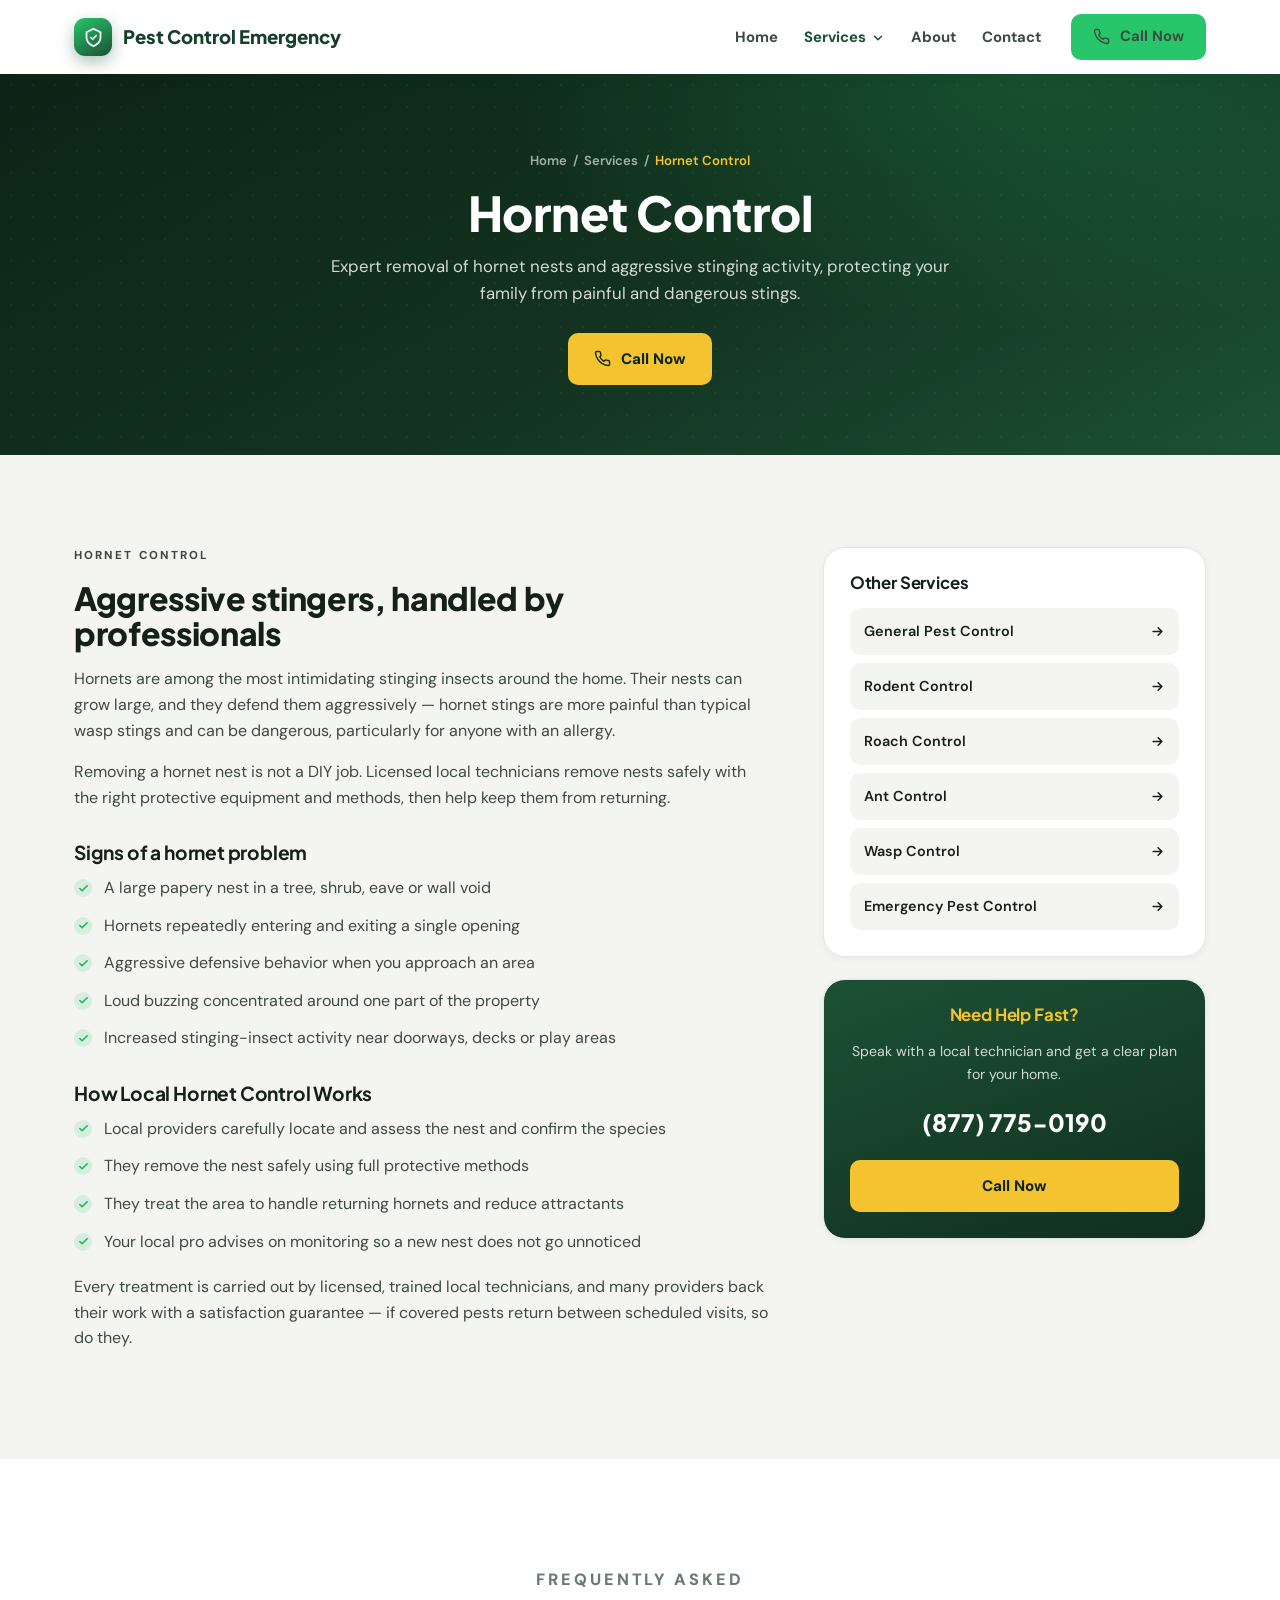
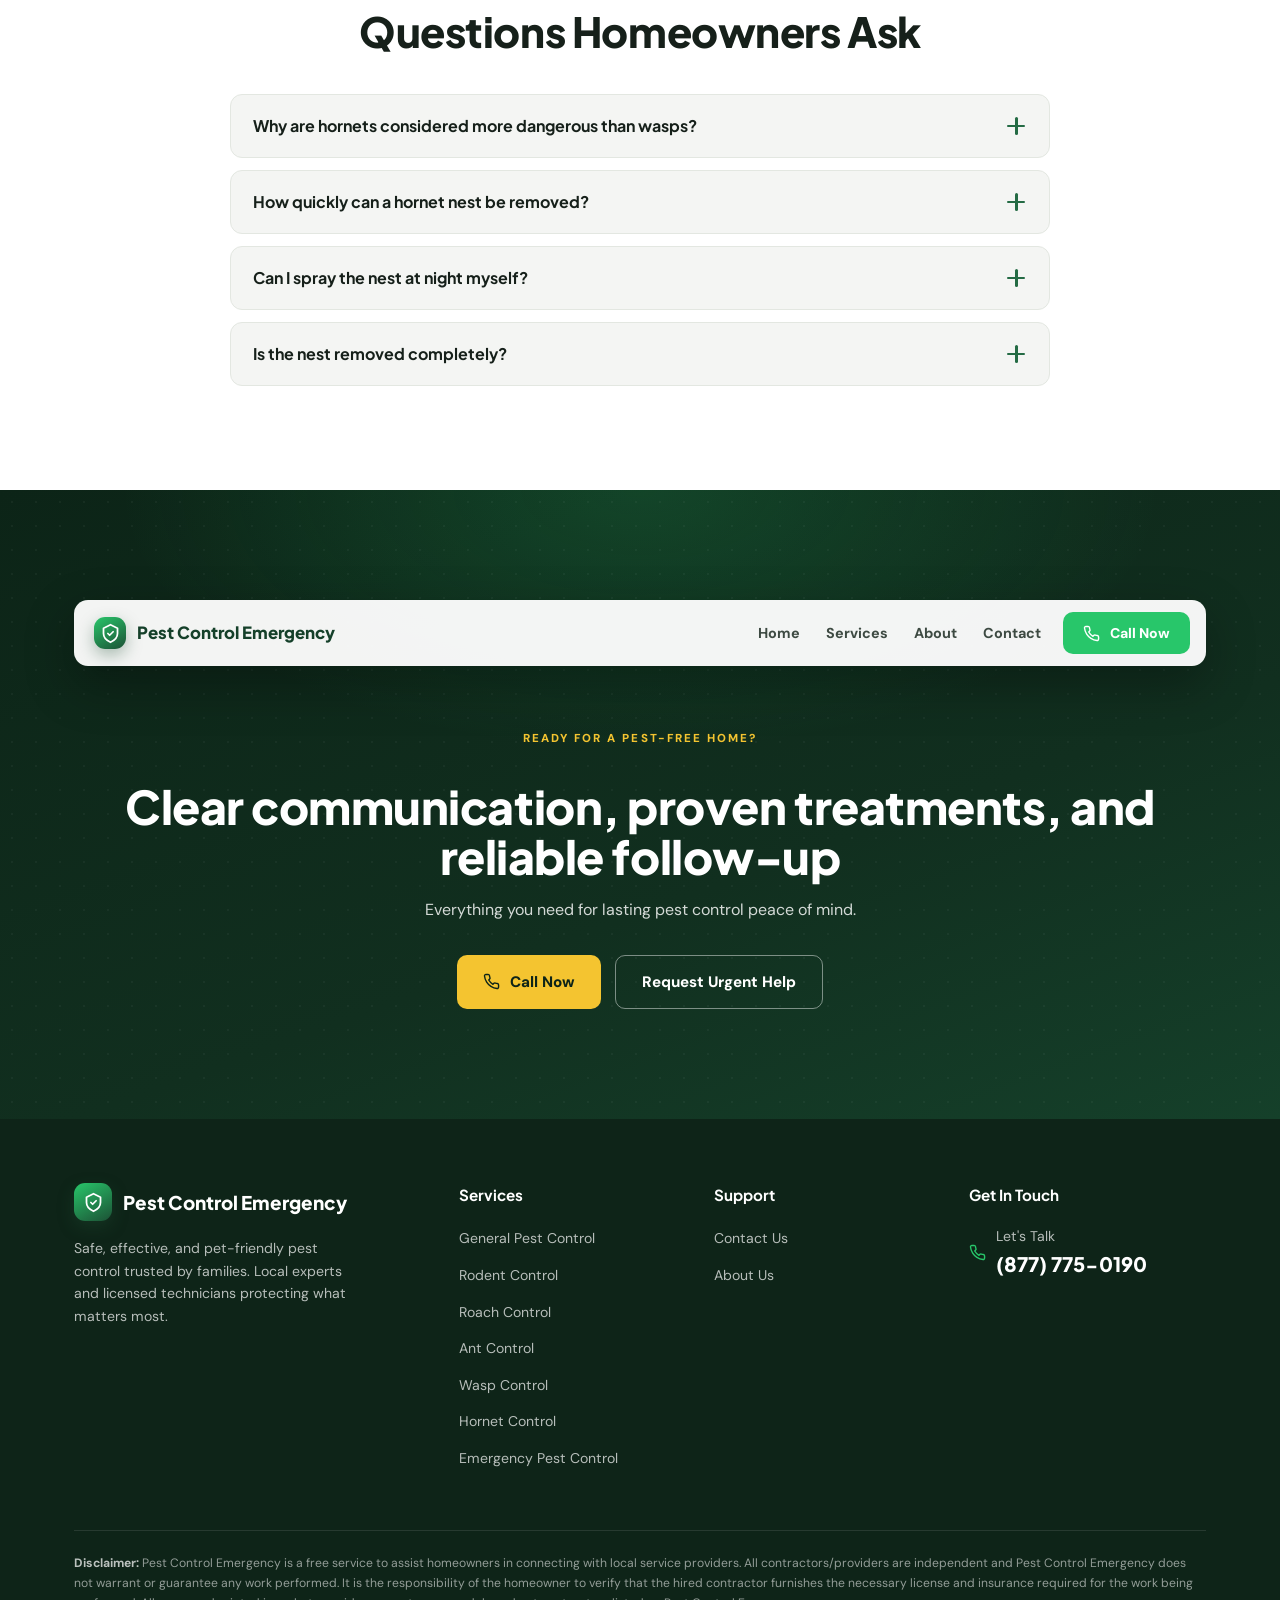
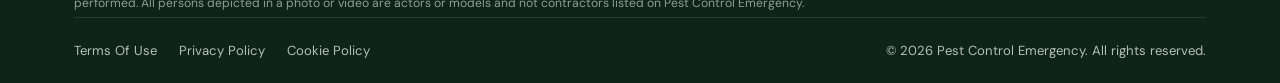
<file: hornet-control.html>
<!DOCTYPE html>
<html lang="en">
<head>
<meta charset="UTF-8" />
<meta name="viewport" content="width=device-width, initial-scale=1.0" />
<title>Hornet Control | Pest Control Emergency</title>
<meta name="description" content="Expert removal of hornet nests and aggressive stinging activity, protecting your family from painful and dangerous stings." />
<link rel="preconnect" href="https://fonts.googleapis.com" />
<link rel="preconnect" href="https://fonts.gstatic.com" crossorigin />
<link href="https://fonts.googleapis.com/css2?family=DM+Sans:opsz,wght@9..40,400;9..40,500;9..40,600;9..40,700&family=Plus+Jakarta+Sans:wght@500;600;700;800&display=swap" rel="stylesheet" />
<link rel="stylesheet" href="css/styles.css" />
<link rel="canonical" href="https://www.pestcontrolemergency.com/hornet-control.html" />
<meta name="robots" content="index, follow, max-image-preview:large" />
<meta name="theme-color" content="#1c5135" />
<meta name="format-detection" content="telephone=yes" />
<link rel="icon" type="image/svg+xml" href="assets/favicon.svg" />
<link rel="apple-touch-icon" href="assets/favicon.svg" />
<meta property="og:type" content="website" />
<meta property="og:site_name" content="Pest Control Emergency" />
<meta property="og:title" content="Hornet Control | Pest Control Emergency" />
<meta property="og:description" content="Expert removal of hornet nests and aggressive stinging activity, protecting your family from painful and dangerous stings." />
<meta property="og:url" content="https://www.pestcontrolemergency.com/hornet-control.html" />
<meta property="og:image" content="https://www.pestcontrolemergency.com/assets/og-cover.jpg" />
<meta property="og:image:width" content="1200" />
<meta property="og:image:height" content="630" />
<meta name="twitter:card" content="summary_large_image" />
<meta name="twitter:title" content="Hornet Control | Pest Control Emergency" />
<meta name="twitter:description" content="Expert removal of hornet nests and aggressive stinging activity, protecting your family from painful and dangerous stings." />
<meta name="twitter:image" content="https://www.pestcontrolemergency.com/assets/og-cover.jpg" />
<script type="application/ld+json">
{
  "@context": "https://schema.org",
  "@type": "BreadcrumbList",
  "itemListElement": [
    {
      "@type": "ListItem",
      "position": 1,
      "name": "Home",
      "item": "https://www.pestcontrolemergency.com/"
    },
    {
      "@type": "ListItem",
      "position": 2,
      "name": "Services"
    },
    {
      "@type": "ListItem",
      "position": 3,
      "name": "Hornet Control",
      "item": "https://www.pestcontrolemergency.com/hornet-control.html"
    }
  ]
}
</script>
<script type="application/ld+json">
{
  "@context": "https://schema.org",
  "@type": "Service",
  "serviceType": "Hornet Control",
  "name": "Hornet Control",
  "description": "Expert removal of hornet nests and aggressive stinging activity, protecting your family from painful and dangerous stings.",
  "url": "https://www.pestcontrolemergency.com/hornet-control.html",
  "areaServed": {
    "@type": "Country",
    "name": "United States"
  },
  "provider": {
    "@type": "LocalBusiness",
    "name": "Pest Control Emergency",
    "@id": "https://www.pestcontrolemergency.com/#business",
    "telephone": "+1-877-775-0190",
    "url": "https://www.pestcontrolemergency.com/"
  }
}
</script>
<script type="application/ld+json">
{
  "@context": "https://schema.org",
  "@type": "FAQPage",
  "mainEntity": [
    {
      "@type": "Question",
      "name": "Why are hornets considered more dangerous than wasps?",
      "acceptedAnswer": {
        "@type": "Answer",
        "text": "Hornet venom is more potent and their stings are more painful. Large nests and aggressive defense make professional removal the safest option by far."
      }
    },
    {
      "@type": "Question",
      "name": "How quickly can a hornet nest be removed?",
      "acceptedAnswer": {
        "@type": "Answer",
        "text": "Hornet nests near living areas are a priority. Contact us and a local provider will schedule the earliest possible visit to handle it safely."
      }
    },
    {
      "@type": "Question",
      "name": "Can I spray the nest at night myself?",
      "acceptedAnswer": {
        "@type": "Answer",
        "text": "Local pros advise against it — even at night, disturbed hornets can swarm and sting repeatedly. Professional removal with proper protection is much safer."
      }
    },
    {
      "@type": "Question",
      "name": "Is the nest removed completely?",
      "acceptedAnswer": {
        "@type": "Answer",
        "text": "Yes, local providers remove the nest and treat the area so returning hornets are dealt with and the risk of rebuilding is reduced."
      }
    }
  ]
}
</script>
</head>
<body>
<a class="skip-link" href="#main">Skip to main content</a>
<!-- ============ SITE HEADER ============ -->
<header class="site-header">
  <div class="wrap">
    <a href="index.html" class="logo">
      <span class="logo-mark"><svg viewBox="0 0 24 24" fill="none" stroke="#fff" stroke-width="2" stroke-linecap="round" stroke-linejoin="round"><path d="M12 2L4 6v6c0 5 3.5 8 8 10 4.5-2 8-5 8-10V6l-8-4z"/><path d="M9 12l2 2 4-4"/></svg></span>
      <span>Pest Control Emergency</span>
    </a>
    <nav class="main-nav">
      <ul>
        <li><a href="index.html">Home</a></li>
        <li class="has-dropdown">
          <a class="current" tabindex="0" role="button" aria-haspopup="true" aria-expanded="false">Services <svg viewBox="0 0 24 24" fill="none" stroke="currentColor" stroke-width="2.5" stroke-linecap="round" stroke-linejoin="round"><path d="M6 9l6 6 6-6"/></svg></a>
          <div class="dropdown">
            <a href="general-pest-control.html"><svg viewBox="0 0 24 24" fill="none" stroke-width="2"><circle cx="12" cy="13" r="5"/><path d="M12 8V4"/></svg> General Pest Control</a>
            <a href="rodent-control.html"><svg viewBox="0 0 24 24" fill="none" stroke-width="2"><circle cx="9" cy="12" r="5"/></svg> Rodent Control</a>
            <a href="roach-control.html"><svg viewBox="0 0 24 24" fill="none" stroke-width="2"><ellipse cx="12" cy="13" rx="6" ry="7"/></svg> Roach Control</a>
            <a href="ant-control.html"><svg viewBox="0 0 24 24" fill="none" stroke-width="2"><ellipse cx="12" cy="13" rx="3" ry="5"/></svg> Ant Control</a>
            <a href="wasp-control.html"><svg viewBox="0 0 24 24" fill="none" stroke-width="2"><ellipse cx="12" cy="13" rx="3.5" ry="6"/></svg> Wasp Control</a>
            <a href="hornet-control.html"><svg viewBox="0 0 24 24" fill="none" stroke-width="2"><ellipse cx="12" cy="13" rx="4" ry="6"/></svg> Hornet Control</a>
            <a href="emergency-pest-control.html"><svg viewBox="0 0 24 24" fill="none" stroke-width="2"><circle cx="12" cy="12" r="9"/><path d="M12 8v5"/></svg> Emergency Pest Control</a>
          </div>
        </li>
        <li><a href="about-us.html">About</a></li>
        <li><a href="contact-us.html">Contact</a></li>
      </ul>
      <a href="tel:+18777750190" class="btn btn-green header-call"><svg viewBox="0 0 24 24" fill="none" stroke="currentColor" stroke-width="2" stroke-linecap="round" stroke-linejoin="round"><path d="M22 16.92v3a2 2 0 0 1-2.18 2 19.79 19.79 0 0 1-8.63-3.07 19.5 19.5 0 0 1-6-6 19.79 19.79 0 0 1-3.07-8.67A2 2 0 0 1 4.11 2h3a2 2 0 0 1 2 1.72c.13.96.36 1.9.7 2.81a2 2 0 0 1-.45 2.11L8.09 9.91a16 16 0 0 0 6 6l1.27-1.27a2 2 0 0 1 2.11-.45c.91.34 1.85.57 2.81.7A2 2 0 0 1 22 16.92z"/></svg> Call Now</a>
      <button class="nav-burger" aria-label="Menu"><span></span><span></span><span></span></button>
    </nav>
  </div>
</header>
<a id="main" tabindex="-1"></a>
<section class="subhero">
  <div class="wrap">
    <div class="breadcrumb"><a href="index.html">Home</a> &nbsp;/&nbsp; Services &nbsp;/&nbsp; <span>Hornet Control</span></div>
    <h1>Hornet Control</h1>
    <p>Expert removal of hornet nests and aggressive stinging activity, protecting your family from painful and dangerous stings.</p>
    <a href="tel:+18777750190" class="btn btn-gold"><svg viewBox="0 0 24 24" fill="none" stroke="currentColor" stroke-width="2" stroke-linecap="round" stroke-linejoin="round"><path d="M22 16.92v3a2 2 0 0 1-2.18 2 19.79 19.79 0 0 1-8.63-3.07 19.5 19.5 0 0 1-6-6 19.79 19.79 0 0 1-3.07-8.67A2 2 0 0 1 4.11 2h3a2 2 0 0 1 2 1.72c.13.96.36 1.9.7 2.81a2 2 0 0 1-.45 2.11L8.09 9.91a16 16 0 0 0 6 6l1.27-1.27a2 2 0 0 1 2.11-.45c.91.34 1.85.57 2.81.7A2 2 0 0 1 22 16.92z"/></svg> Call Now</a>
  </div>
</section>
<section class="section detail">
  <div class="wrap detail-grid">
    <div class="prose-block reveal">
      <p class="eyebrow">Hornet Control</p>
      <h2>Aggressive stingers, handled by professionals</h2>
      <p>Hornets are among the most intimidating stinging insects around the home. Their nests can grow large, and they defend them aggressively — hornet stings are more painful than typical wasp stings and can be dangerous, particularly for anyone with an allergy.</p><p>Removing a hornet nest is not a DIY job. Licensed local technicians remove nests safely with the right protective equipment and methods, then help keep them from returning.</p>
      <h3>Signs of a hornet problem</h3>
      <ul>
        <li>A large papery nest in a tree, shrub, eave or wall void</li>
        <li>Hornets repeatedly entering and exiting a single opening</li>
        <li>Aggressive defensive behavior when you approach an area</li>
        <li>Loud buzzing concentrated around one part of the property</li>
        <li>Increased stinging-insect activity near doorways, decks or play areas</li>
      </ul>
      <h3>How Local Hornet Control Works</h3>
      <ul>
        <li>Local providers carefully locate and assess the nest and confirm the species</li>
        <li>They remove the nest safely using full protective methods</li>
        <li>They treat the area to handle returning hornets and reduce attractants</li>
        <li>Your local pro advises on monitoring so a new nest does not go unnoticed</li>
      </ul>
      <p>Every treatment is carried out by licensed, trained local technicians, and many providers back their work with a satisfaction guarantee — if covered pests return between scheduled visits, so do they.</p>
    </div>

    <aside>
      <div class="detail-card">
        <h4>Other Services</h4>
        <ul class="side-links">
        <li><a href="general-pest-control.html">General Pest Control <svg viewBox="0 0 24 24" fill="none" stroke="currentColor" stroke-width="2.5" stroke-linecap="round" stroke-linejoin="round"><path d="M5 12h14M13 6l6 6-6 6"/></svg></a></li>
        <li><a href="rodent-control.html">Rodent Control <svg viewBox="0 0 24 24" fill="none" stroke="currentColor" stroke-width="2.5" stroke-linecap="round" stroke-linejoin="round"><path d="M5 12h14M13 6l6 6-6 6"/></svg></a></li>
        <li><a href="roach-control.html">Roach Control <svg viewBox="0 0 24 24" fill="none" stroke="currentColor" stroke-width="2.5" stroke-linecap="round" stroke-linejoin="round"><path d="M5 12h14M13 6l6 6-6 6"/></svg></a></li>
        <li><a href="ant-control.html">Ant Control <svg viewBox="0 0 24 24" fill="none" stroke="currentColor" stroke-width="2.5" stroke-linecap="round" stroke-linejoin="round"><path d="M5 12h14M13 6l6 6-6 6"/></svg></a></li>
        <li><a href="wasp-control.html">Wasp Control <svg viewBox="0 0 24 24" fill="none" stroke="currentColor" stroke-width="2.5" stroke-linecap="round" stroke-linejoin="round"><path d="M5 12h14M13 6l6 6-6 6"/></svg></a></li>
        <li><a href="emergency-pest-control.html">Emergency Pest Control <svg viewBox="0 0 24 24" fill="none" stroke="currentColor" stroke-width="2.5" stroke-linecap="round" stroke-linejoin="round"><path d="M5 12h14M13 6l6 6-6 6"/></svg></a></li>
        </ul>
      </div>
      <div class="detail-card call-card">
        <h4>Need Help Fast?</h4>
        <p>Speak with a local technician and get a clear plan for your home.</p>
        <span class="phone-lg">(877) 775-0190</span>
        <a href="tel:+18777750190" class="btn btn-gold" style="width:100%;justify-content:center;">Call Now</a>
      </div>
    </aside>
  </div>
</section>

<section class="section faq">
  <div class="wrap">
    <div class="section-head center reveal">
      <p class="eyebrow">Frequently Asked</p>
      <h2>Questions Homeowners Ask</h2>
    </div>
    <div class="faq-list reveal">
      <div class="faq-item">
        <button class="faq-q">Why are hornets considered more dangerous than wasps?<span class="pm"></span></button>
        <div class="faq-a"><p>Hornet venom is more potent and their stings are more painful. Large nests and aggressive defense make professional removal the safest option by far.</p></div>
      </div>
      <div class="faq-item">
        <button class="faq-q">How quickly can a hornet nest be removed?<span class="pm"></span></button>
        <div class="faq-a"><p>Hornet nests near living areas are a priority. Contact us and a local provider will schedule the earliest possible visit to handle it safely.</p></div>
      </div>
      <div class="faq-item">
        <button class="faq-q">Can I spray the nest at night myself?<span class="pm"></span></button>
        <div class="faq-a"><p>Local pros advise against it — even at night, disturbed hornets can swarm and sting repeatedly. Professional removal with proper protection is much safer.</p></div>
      </div>
      <div class="faq-item">
        <button class="faq-q">Is the nest removed completely?<span class="pm"></span></button>
        <div class="faq-a"><p>Yes, local providers remove the nest and treat the area so returning hornets are dealt with and the risk of rebuilding is reduced.</p></div>
      </div>
    </div>
  </div>
</section>
<!-- ============ CTA ============ -->
<section class="cta" id="contact">
  <div class="wrap">
    <div class="cta-nav reveal">
      <a href="index.html" class="logo">
        <span class="logo-mark"><svg viewBox="0 0 24 24" fill="none" stroke="#fff" stroke-width="2" stroke-linecap="round" stroke-linejoin="round"><path d="M12 2L4 6v6c0 5 3.5 8 8 10 4.5-2 8-5 8-10V6l-8-4z"/><path d="M9 12l2 2 4-4"/></svg></span>
        <span>Pest Control Emergency</span>
      </a>
      <div class="cta-nav-right">
        <ul class="cta-nav-links">
          <li><a href="index.html">Home</a></li>
          <li><a href="general-pest-control.html">Services</a></li>
          <li><a href="about-us.html">About</a></li>
          <li><a href="contact-us.html">Contact</a></li>
        </ul>
        <a href="tel:+18777750190" class="btn btn-green">
          <svg viewBox="0 0 24 24" fill="none" stroke="currentColor" stroke-width="2" stroke-linecap="round" stroke-linejoin="round"><path d="M22 16.92v3a2 2 0 0 1-2.18 2 19.79 19.79 0 0 1-8.63-3.07 19.5 19.5 0 0 1-6-6 19.79 19.79 0 0 1-3.07-8.67A2 2 0 0 1 4.11 2h3a2 2 0 0 1 2 1.72c.13.96.36 1.9.7 2.81a2 2 0 0 1-.45 2.11L8.09 9.91a16 16 0 0 0 6 6l1.27-1.27a2 2 0 0 1 2.11-.45c.91.34 1.85.57 2.81.7A2 2 0 0 1 22 16.92z"/></svg>
          Call Now
        </a>
      </div>
    </div>
    <p class="eyebrow reveal">Ready For A Pest-Free Home?</p>
    <h2 class="reveal d1">Clear communication, proven treatments, and reliable follow-up</h2>
    <p class="reveal d1">Everything you need for lasting pest control peace of mind.</p>
    <div class="cta-btns reveal d2">
      <a href="tel:+18777750190" class="btn btn-gold">
        <svg viewBox="0 0 24 24" fill="none" stroke="currentColor" stroke-width="2" stroke-linecap="round" stroke-linejoin="round"><path d="M22 16.92v3a2 2 0 0 1-2.18 2 19.79 19.79 0 0 1-8.63-3.07 19.5 19.5 0 0 1-6-6 19.79 19.79 0 0 1-3.07-8.67A2 2 0 0 1 4.11 2h3a2 2 0 0 1 2 1.72c.13.96.36 1.9.7 2.81a2 2 0 0 1-.45 2.11L8.09 9.91a16 16 0 0 0 6 6l1.27-1.27a2 2 0 0 1 2.11-.45c.91.34 1.85.57 2.81.7A2 2 0 0 1 22 16.92z"/></svg>
        Call Now
      </a>
      <a href="tel:+18777750190" class="btn btn-ghost">Request Urgent Help</a>
    </div>
  </div>
</section>
<!-- ============ FOOTER ============ -->
<footer class="footer">
  <div class="wrap">
    <div class="footer-grid">
      <div>
        <a href="index.html" class="logo">
          <span class="logo-mark"><svg viewBox="0 0 24 24" fill="none" stroke="#fff" stroke-width="2" stroke-linecap="round" stroke-linejoin="round"><path d="M12 2L4 6v6c0 5 3.5 8 8 10 4.5-2 8-5 8-10V6l-8-4z"/><path d="M9 12l2 2 4-4"/></svg></span>
          <span>Pest Control Emergency</span>
        </a>
        <p class="footer-about">Safe, effective, and pet-friendly pest control trusted by families. Local experts and licensed technicians protecting what matters most.</p>
      </div>
      <div>
        <h5>Services</h5>
        <ul>
          <li><a href="general-pest-control.html">General Pest Control</a></li>
          <li><a href="rodent-control.html">Rodent Control</a></li>
          <li><a href="roach-control.html">Roach Control</a></li>
          <li><a href="ant-control.html">Ant Control</a></li>
          <li><a href="wasp-control.html">Wasp Control</a></li>
          <li><a href="hornet-control.html">Hornet Control</a></li>
          <li><a href="emergency-pest-control.html">Emergency Pest Control</a></li>
        </ul>
      </div>
      <div>
        <h5>Support</h5>
        <ul>
          <li><a href="contact-us.html">Contact Us</a></li>
          <li><a href="about-us.html">About Us</a></li>
        </ul>
      </div>
      <div>
        <h5>Get In Touch</h5>
        <div class="contact-line">
          <svg viewBox="0 0 24 24" fill="none" stroke-width="2" stroke-linecap="round" stroke-linejoin="round"><path d="M22 16.92v3a2 2 0 0 1-2.18 2 19.79 19.79 0 0 1-8.63-3.07 19.5 19.5 0 0 1-6-6 19.79 19.79 0 0 1-3.07-8.67A2 2 0 0 1 4.11 2h3a2 2 0 0 1 2 1.72c.13.96.36 1.9.7 2.81a2 2 0 0 1-.45 2.11L8.09 9.91a16 16 0 0 0 6 6l1.27-1.27a2 2 0 0 1 2.11-.45c.91.34 1.85.57 2.81.7A2 2 0 0 1 22 16.92z"/></svg>
          <div>Let's Talk<br><a href="tel:+18777750190" class="phone">(877) 775-0190</a></div>
        </div>
      </div>
    </div>
    <div class="footer-disclaimer">
      <strong>Disclaimer:</strong> Pest Control Emergency is a free service to assist homeowners in connecting with local service providers. All contractors/providers are independent and Pest Control Emergency does not warrant or guarantee any work performed. It is the responsibility of the homeowner to verify that the hired contractor furnishes the necessary license and insurance required for the work being performed. All persons depicted in a photo or video are actors or models and not contractors listed on Pest Control Emergency.
    </div>
    <div class="footer-bottom">
      <div class="links">
        <a href="terms-of-use.html">Terms Of Use</a>
        <a href="privacy-policy.html">Privacy Policy</a>
        <a href="cookies-policy.html">Cookie Policy</a>
      </div>
      <div>© 2026 Pest Control Emergency. All rights reserved.</div>
    </div>
  </div>
</footer>
<a href="tel:+18777750190" class="mobile-call-bar" aria-label="Call Pest Control Emergency now at (877) 775-0190"><svg viewBox="0 0 24 24" fill="none" stroke="currentColor" stroke-width="2" stroke-linecap="round" stroke-linejoin="round"><path d="M22 16.92v3a2 2 0 0 1-2.18 2 19.79 19.79 0 0 1-8.63-3.07 19.5 19.5 0 0 1-6-6 19.79 19.79 0 0 1-3.07-8.67A2 2 0 0 1 4.11 2h3a2 2 0 0 1 2 1.72c.13.96.36 1.9.7 2.81a2 2 0 0 1-.45 2.11L8.09 9.91a16 16 0 0 0 6 6l1.27-1.27a2 2 0 0 1 2.11-.45c.91.34 1.85.57 2.81.7A2 2 0 0 1 22 16.92z"/></svg>Call Now — (877) 775-0190</a>
<script src="js/script.js"></script>
</body>
</html>
</file>
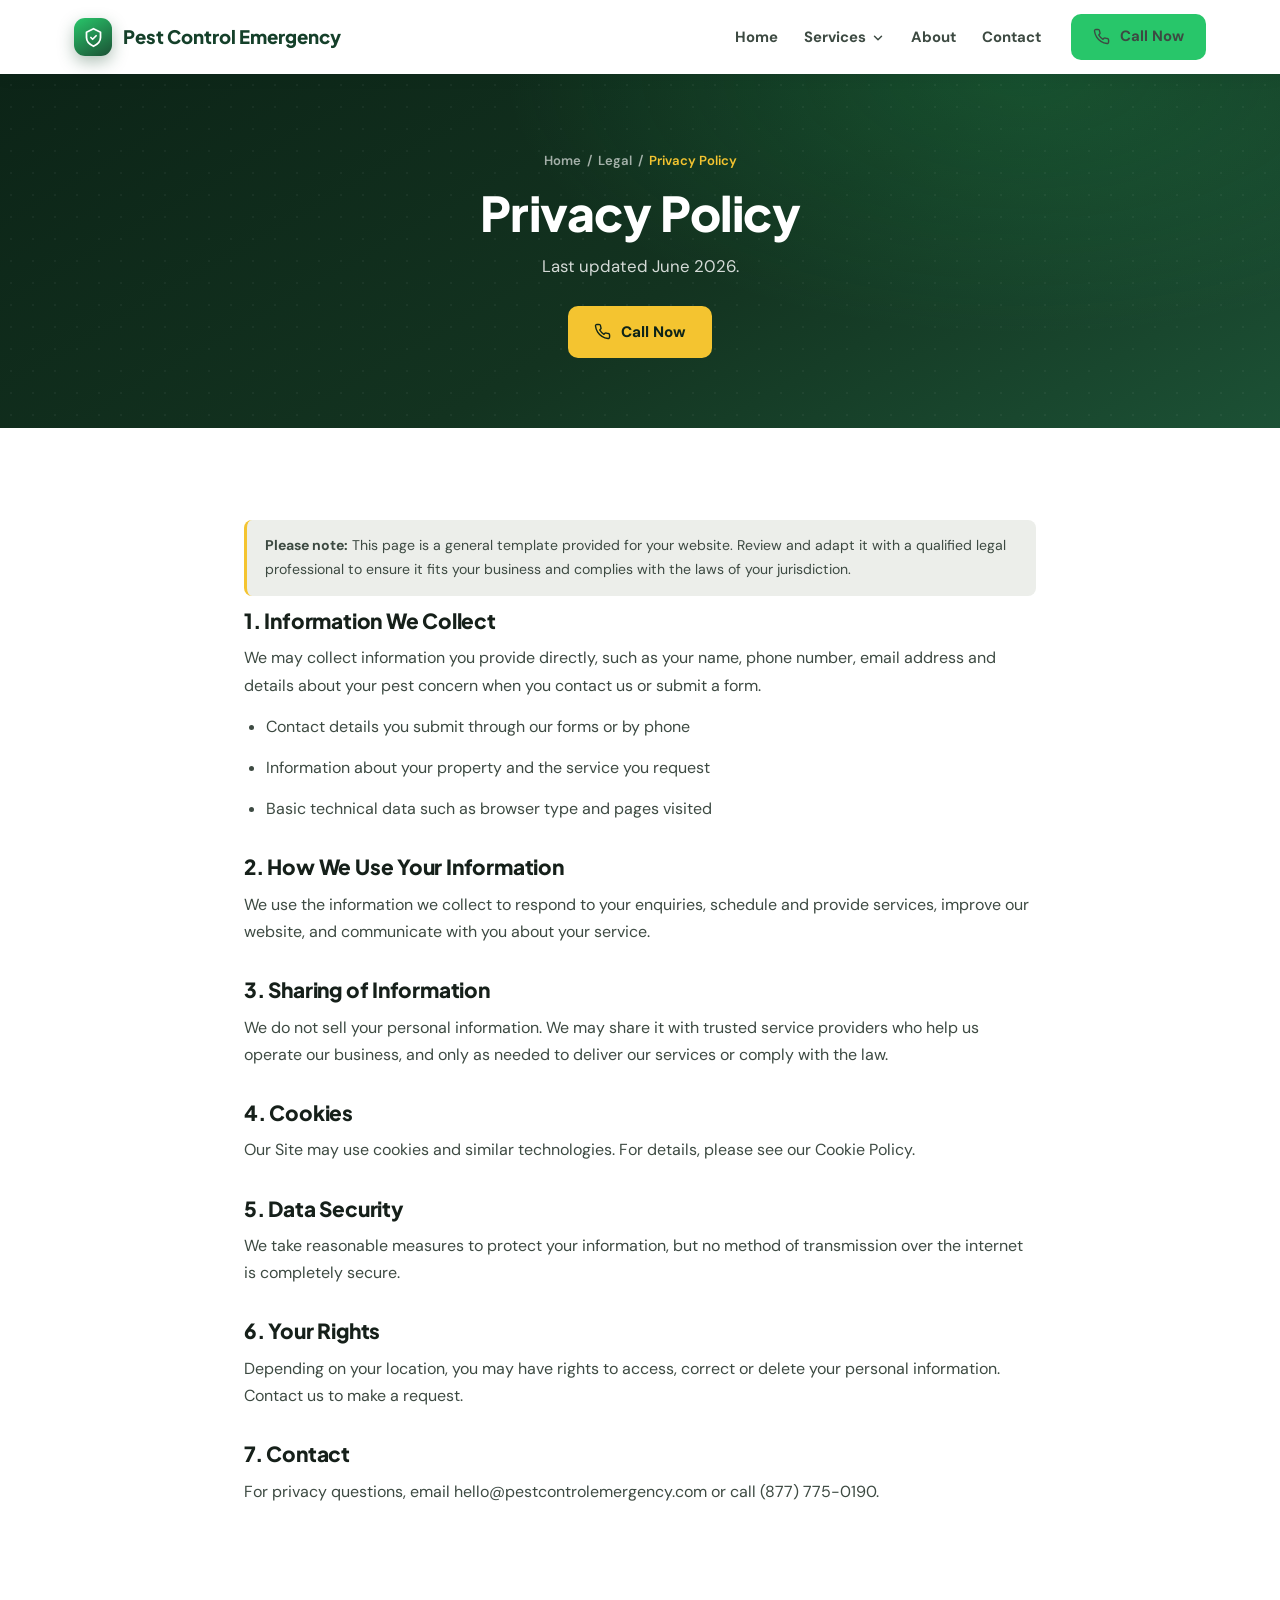
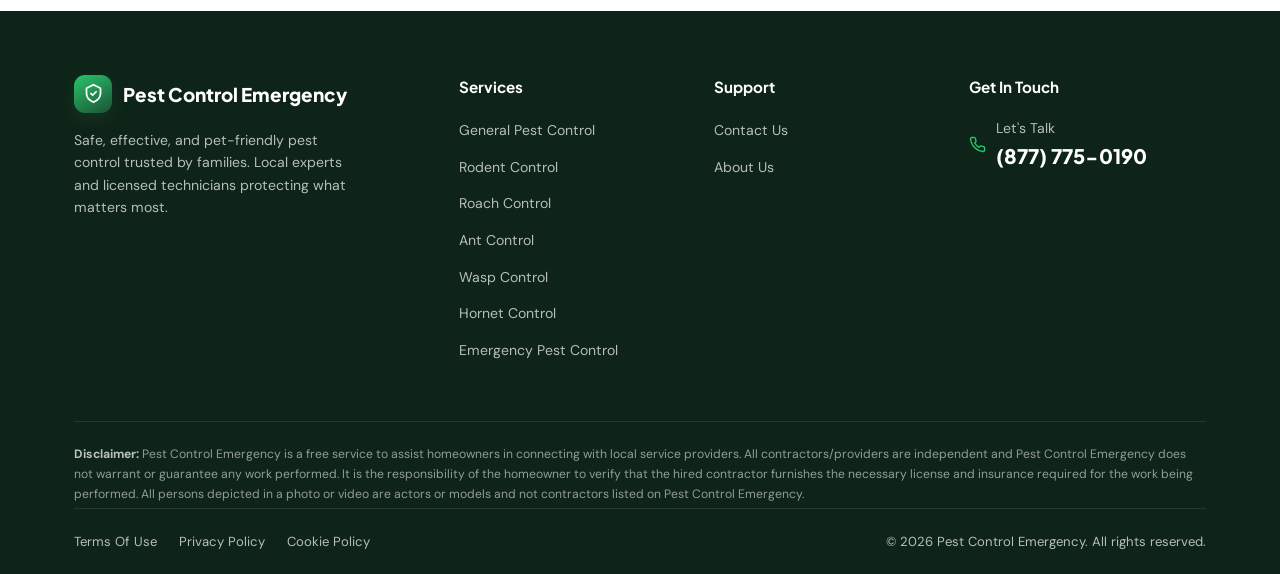
<file: privacy-policy.html>
<!DOCTYPE html>
<html lang="en">
<head>
<meta charset="UTF-8" />
<meta name="viewport" content="width=device-width, initial-scale=1.0" />
<title>Privacy Policy | Pest Control Emergency</title>
<meta name="description" content="Privacy Policy for Pest Control Emergency (pestcontrolemergency.com)." />
<link rel="preconnect" href="https://fonts.googleapis.com" />
<link rel="preconnect" href="https://fonts.gstatic.com" crossorigin />
<link href="https://fonts.googleapis.com/css2?family=DM+Sans:opsz,wght@9..40,400;9..40,500;9..40,600;9..40,700&family=Plus+Jakarta+Sans:wght@500;600;700;800&display=swap" rel="stylesheet" />
<link rel="stylesheet" href="css/styles.css" />
<link rel="canonical" href="https://www.pestcontrolemergency.com/privacy-policy.html" />
<meta name="robots" content="index, follow, max-image-preview:large" />
<meta name="theme-color" content="#1c5135" />
<meta name="format-detection" content="telephone=yes" />
<link rel="icon" type="image/svg+xml" href="assets/favicon.svg" />
<link rel="apple-touch-icon" href="assets/favicon.svg" />
<meta property="og:type" content="website" />
<meta property="og:site_name" content="Pest Control Emergency" />
<meta property="og:title" content="Privacy Policy | Pest Control Emergency" />
<meta property="og:description" content="Privacy Policy for Pest Control Emergency (pestcontrolemergency.com)." />
<meta property="og:url" content="https://www.pestcontrolemergency.com/privacy-policy.html" />
<meta property="og:image" content="https://www.pestcontrolemergency.com/assets/og-cover.jpg" />
<meta property="og:image:width" content="1200" />
<meta property="og:image:height" content="630" />
<meta name="twitter:card" content="summary_large_image" />
<meta name="twitter:title" content="Privacy Policy | Pest Control Emergency" />
<meta name="twitter:description" content="Privacy Policy for Pest Control Emergency (pestcontrolemergency.com)." />
<meta name="twitter:image" content="https://www.pestcontrolemergency.com/assets/og-cover.jpg" />
<script type="application/ld+json">
{
  "@context": "https://schema.org",
  "@type": "BreadcrumbList",
  "itemListElement": [
    {
      "@type": "ListItem",
      "position": 1,
      "name": "Home",
      "item": "https://www.pestcontrolemergency.com/"
    },
    {
      "@type": "ListItem",
      "position": 2,
      "name": "Legal"
    },
    {
      "@type": "ListItem",
      "position": 3,
      "name": "Privacy Policy",
      "item": "https://www.pestcontrolemergency.com/privacy-policy.html"
    }
  ]
}
</script>
</head>
<body>
<a class="skip-link" href="#main">Skip to main content</a>
<!-- ============ SITE HEADER ============ -->
<header class="site-header">
  <div class="wrap">
    <a href="index.html" class="logo">
      <span class="logo-mark"><svg viewBox="0 0 24 24" fill="none" stroke="#fff" stroke-width="2" stroke-linecap="round" stroke-linejoin="round"><path d="M12 2L4 6v6c0 5 3.5 8 8 10 4.5-2 8-5 8-10V6l-8-4z"/><path d="M9 12l2 2 4-4"/></svg></span>
      <span>Pest Control Emergency</span>
    </a>
    <nav class="main-nav">
      <ul>
        <li><a href="index.html">Home</a></li>
        <li class="has-dropdown">
          <a tabindex="0" role="button" aria-haspopup="true" aria-expanded="false">Services <svg viewBox="0 0 24 24" fill="none" stroke="currentColor" stroke-width="2.5" stroke-linecap="round" stroke-linejoin="round"><path d="M6 9l6 6 6-6"/></svg></a>
          <div class="dropdown">
            <a href="general-pest-control.html"><svg viewBox="0 0 24 24" fill="none" stroke-width="2"><circle cx="12" cy="13" r="5"/><path d="M12 8V4"/></svg> General Pest Control</a>
            <a href="rodent-control.html"><svg viewBox="0 0 24 24" fill="none" stroke-width="2"><circle cx="9" cy="12" r="5"/></svg> Rodent Control</a>
            <a href="roach-control.html"><svg viewBox="0 0 24 24" fill="none" stroke-width="2"><ellipse cx="12" cy="13" rx="6" ry="7"/></svg> Roach Control</a>
            <a href="ant-control.html"><svg viewBox="0 0 24 24" fill="none" stroke-width="2"><ellipse cx="12" cy="13" rx="3" ry="5"/></svg> Ant Control</a>
            <a href="wasp-control.html"><svg viewBox="0 0 24 24" fill="none" stroke-width="2"><ellipse cx="12" cy="13" rx="3.5" ry="6"/></svg> Wasp Control</a>
            <a href="hornet-control.html"><svg viewBox="0 0 24 24" fill="none" stroke-width="2"><ellipse cx="12" cy="13" rx="4" ry="6"/></svg> Hornet Control</a>
            <a href="emergency-pest-control.html"><svg viewBox="0 0 24 24" fill="none" stroke-width="2"><circle cx="12" cy="12" r="9"/><path d="M12 8v5"/></svg> Emergency Pest Control</a>
          </div>
        </li>
        <li><a href="about-us.html">About</a></li>
        <li><a href="contact-us.html">Contact</a></li>
      </ul>
      <a href="tel:+18777750190" class="btn btn-green header-call"><svg viewBox="0 0 24 24" fill="none" stroke="currentColor" stroke-width="2" stroke-linecap="round" stroke-linejoin="round"><path d="M22 16.92v3a2 2 0 0 1-2.18 2 19.79 19.79 0 0 1-8.63-3.07 19.5 19.5 0 0 1-6-6 19.79 19.79 0 0 1-3.07-8.67A2 2 0 0 1 4.11 2h3a2 2 0 0 1 2 1.72c.13.96.36 1.9.7 2.81a2 2 0 0 1-.45 2.11L8.09 9.91a16 16 0 0 0 6 6l1.27-1.27a2 2 0 0 1 2.11-.45c.91.34 1.85.57 2.81.7A2 2 0 0 1 22 16.92z"/></svg> Call Now</a>
      <button class="nav-burger" aria-label="Menu"><span></span><span></span><span></span></button>
    </nav>
  </div>
</header>
<a id="main" tabindex="-1"></a>
<section class="subhero">
  <div class="wrap">
    <div class="breadcrumb"><a href="index.html">Home</a> &nbsp;/&nbsp; Legal &nbsp;/&nbsp; <span>Privacy Policy</span></div>
    <h1>Privacy Policy</h1>
    <p>Last updated June 2026.</p>
    <a href="tel:+18777750190" class="btn btn-gold"><svg viewBox="0 0 24 24" fill="none" stroke="currentColor" stroke-width="2" stroke-linecap="round" stroke-linejoin="round"><path d="M22 16.92v3a2 2 0 0 1-2.18 2 19.79 19.79 0 0 1-8.63-3.07 19.5 19.5 0 0 1-6-6 19.79 19.79 0 0 1-3.07-8.67A2 2 0 0 1 4.11 2h3a2 2 0 0 1 2 1.72c.13.96.36 1.9.7 2.81a2 2 0 0 1-.45 2.11L8.09 9.91a16 16 0 0 0 6 6l1.27-1.27a2 2 0 0 1 2.11-.45c.91.34 1.85.57 2.81.7A2 2 0 0 1 22 16.92z"/></svg> Call Now</a>
  </div>
</section>
<section class="section legal">
  <div class="wrap reveal">
    <p class="note"><strong>Please note:</strong> This page is a general template provided for your website. Review and adapt it with a qualified legal professional to ensure it fits your business and complies with the laws of your jurisdiction.</p><h2>1. Information We Collect</h2><p>We may collect information you provide directly, such as your name, phone number, email address and details about your pest concern when you contact us or submit a form.</p><ul><li>Contact details you submit through our forms or by phone</li><li>Information about your property and the service you request</li><li>Basic technical data such as browser type and pages visited</li></ul><h2>2. How We Use Your Information</h2><p>We use the information we collect to respond to your enquiries, schedule and provide services, improve our website, and communicate with you about your service.</p><h2>3. Sharing of Information</h2><p>We do not sell your personal information. We may share it with trusted service providers who help us operate our business, and only as needed to deliver our services or comply with the law.</p><h2>4. Cookies</h2><p>Our Site may use cookies and similar technologies. For details, please see our Cookie Policy.</p><h2>5. Data Security</h2><p>We take reasonable measures to protect your information, but no method of transmission over the internet is completely secure.</p><h2>6. Your Rights</h2><p>Depending on your location, you may have rights to access, correct or delete your personal information. Contact us to make a request.</p><h2>7. Contact</h2><p>For privacy questions, email hello@pestcontrolemergency.com or call (877) 775-0190.</p>
  </div>
</section>
<!-- ============ FOOTER ============ -->
<footer class="footer">
  <div class="wrap">
    <div class="footer-grid">
      <div>
        <a href="index.html" class="logo">
          <span class="logo-mark"><svg viewBox="0 0 24 24" fill="none" stroke="#fff" stroke-width="2" stroke-linecap="round" stroke-linejoin="round"><path d="M12 2L4 6v6c0 5 3.5 8 8 10 4.5-2 8-5 8-10V6l-8-4z"/><path d="M9 12l2 2 4-4"/></svg></span>
          <span>Pest Control Emergency</span>
        </a>
        <p class="footer-about">Safe, effective, and pet-friendly pest control trusted by families. Local experts and licensed technicians protecting what matters most.</p>
      </div>
      <div>
        <h5>Services</h5>
        <ul>
          <li><a href="general-pest-control.html">General Pest Control</a></li>
          <li><a href="rodent-control.html">Rodent Control</a></li>
          <li><a href="roach-control.html">Roach Control</a></li>
          <li><a href="ant-control.html">Ant Control</a></li>
          <li><a href="wasp-control.html">Wasp Control</a></li>
          <li><a href="hornet-control.html">Hornet Control</a></li>
          <li><a href="emergency-pest-control.html">Emergency Pest Control</a></li>
        </ul>
      </div>
      <div>
        <h5>Support</h5>
        <ul>
          <li><a href="contact-us.html">Contact Us</a></li>
          <li><a href="about-us.html">About Us</a></li>
        </ul>
      </div>
      <div>
        <h5>Get In Touch</h5>
        <div class="contact-line">
          <svg viewBox="0 0 24 24" fill="none" stroke-width="2" stroke-linecap="round" stroke-linejoin="round"><path d="M22 16.92v3a2 2 0 0 1-2.18 2 19.79 19.79 0 0 1-8.63-3.07 19.5 19.5 0 0 1-6-6 19.79 19.79 0 0 1-3.07-8.67A2 2 0 0 1 4.11 2h3a2 2 0 0 1 2 1.72c.13.96.36 1.9.7 2.81a2 2 0 0 1-.45 2.11L8.09 9.91a16 16 0 0 0 6 6l1.27-1.27a2 2 0 0 1 2.11-.45c.91.34 1.85.57 2.81.7A2 2 0 0 1 22 16.92z"/></svg>
          <div>Let's Talk<br><a href="tel:+18777750190" class="phone">(877) 775-0190</a></div>
        </div>
      </div>
    </div>
    <div class="footer-disclaimer">
      <strong>Disclaimer:</strong> Pest Control Emergency is a free service to assist homeowners in connecting with local service providers. All contractors/providers are independent and Pest Control Emergency does not warrant or guarantee any work performed. It is the responsibility of the homeowner to verify that the hired contractor furnishes the necessary license and insurance required for the work being performed. All persons depicted in a photo or video are actors or models and not contractors listed on Pest Control Emergency.
    </div>
    <div class="footer-bottom">
      <div class="links">
        <a href="terms-of-use.html">Terms Of Use</a>
        <a href="privacy-policy.html">Privacy Policy</a>
        <a href="cookies-policy.html">Cookie Policy</a>
      </div>
      <div>© 2026 Pest Control Emergency. All rights reserved.</div>
    </div>
  </div>
</footer>
<a href="tel:+18777750190" class="mobile-call-bar" aria-label="Call Pest Control Emergency now at (877) 775-0190"><svg viewBox="0 0 24 24" fill="none" stroke="currentColor" stroke-width="2" stroke-linecap="round" stroke-linejoin="round"><path d="M22 16.92v3a2 2 0 0 1-2.18 2 19.79 19.79 0 0 1-8.63-3.07 19.5 19.5 0 0 1-6-6 19.79 19.79 0 0 1-3.07-8.67A2 2 0 0 1 4.11 2h3a2 2 0 0 1 2 1.72c.13.96.36 1.9.7 2.81a2 2 0 0 1-.45 2.11L8.09 9.91a16 16 0 0 0 6 6l1.27-1.27a2 2 0 0 1 2.11-.45c.91.34 1.85.57 2.81.7A2 2 0 0 1 22 16.92z"/></svg>Call Now — (877) 775-0190</a>
<script src="js/script.js"></script>
</body>
</html>
</file>
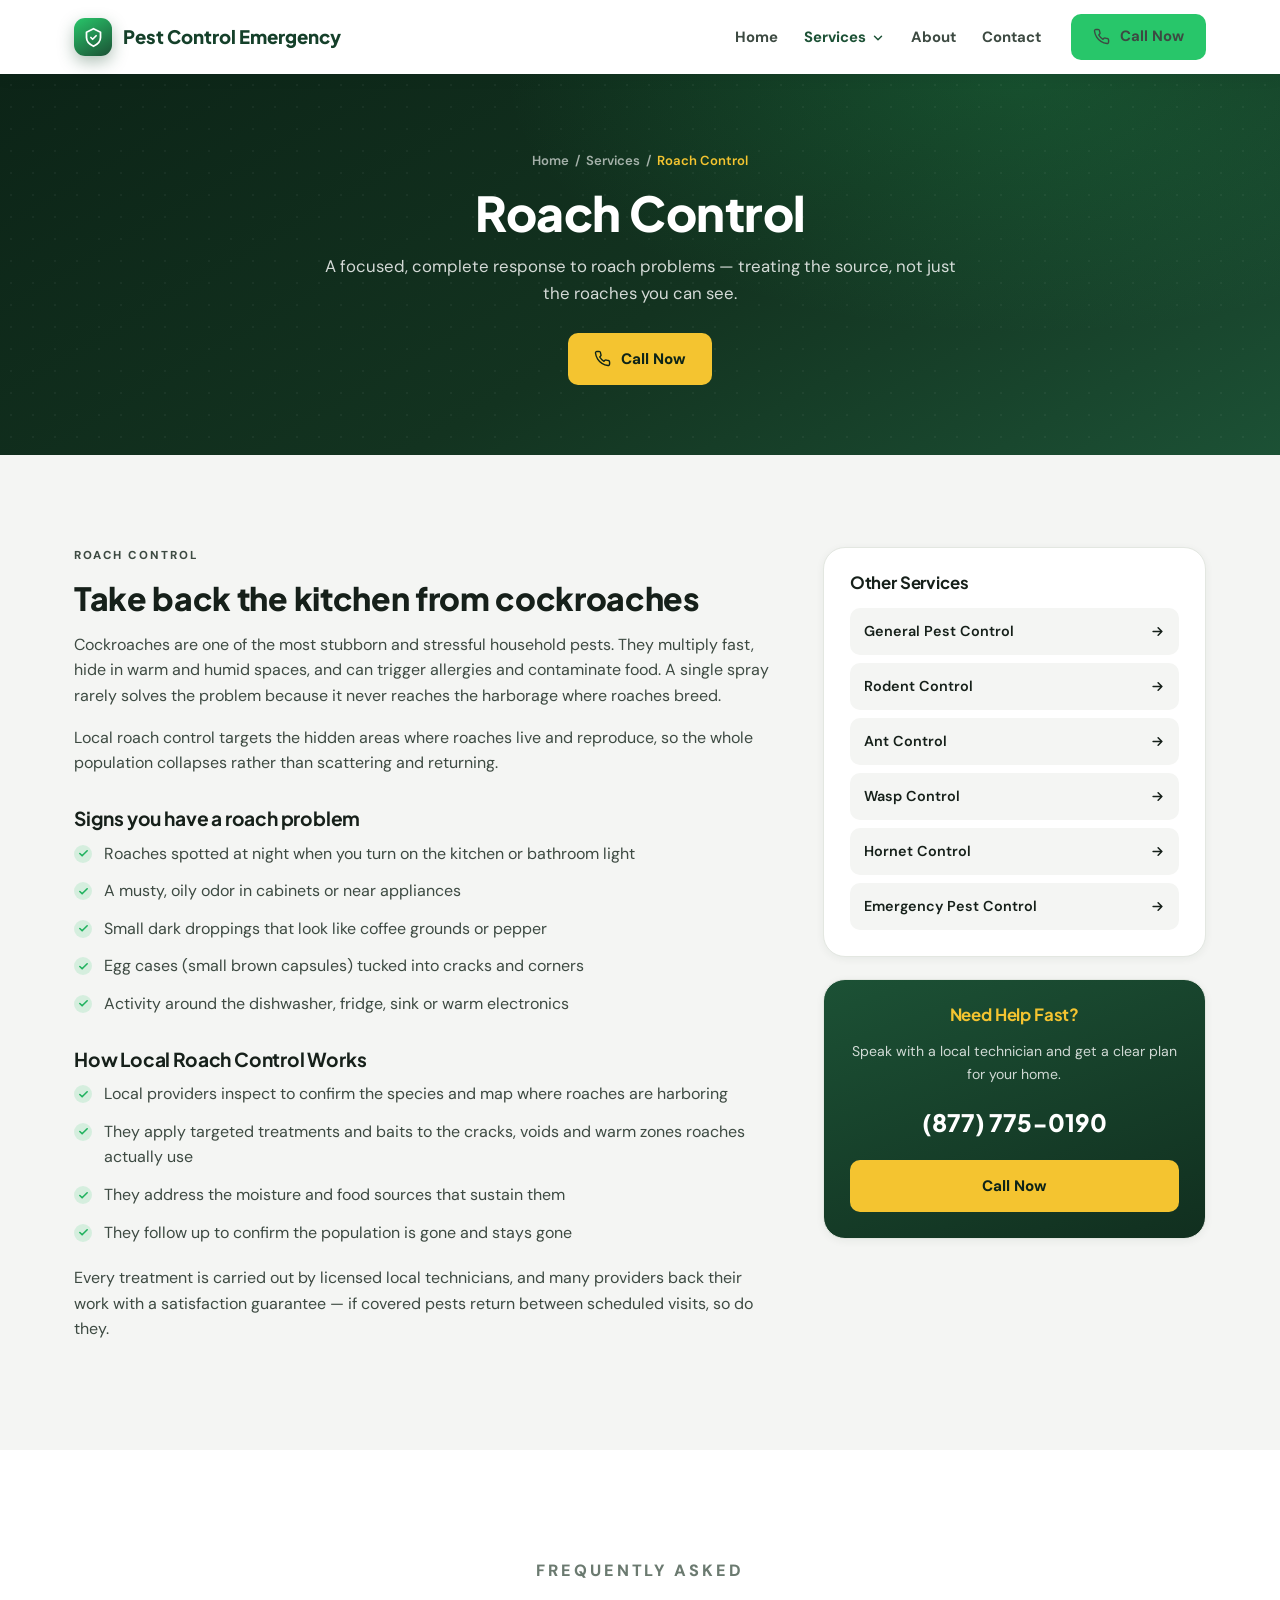
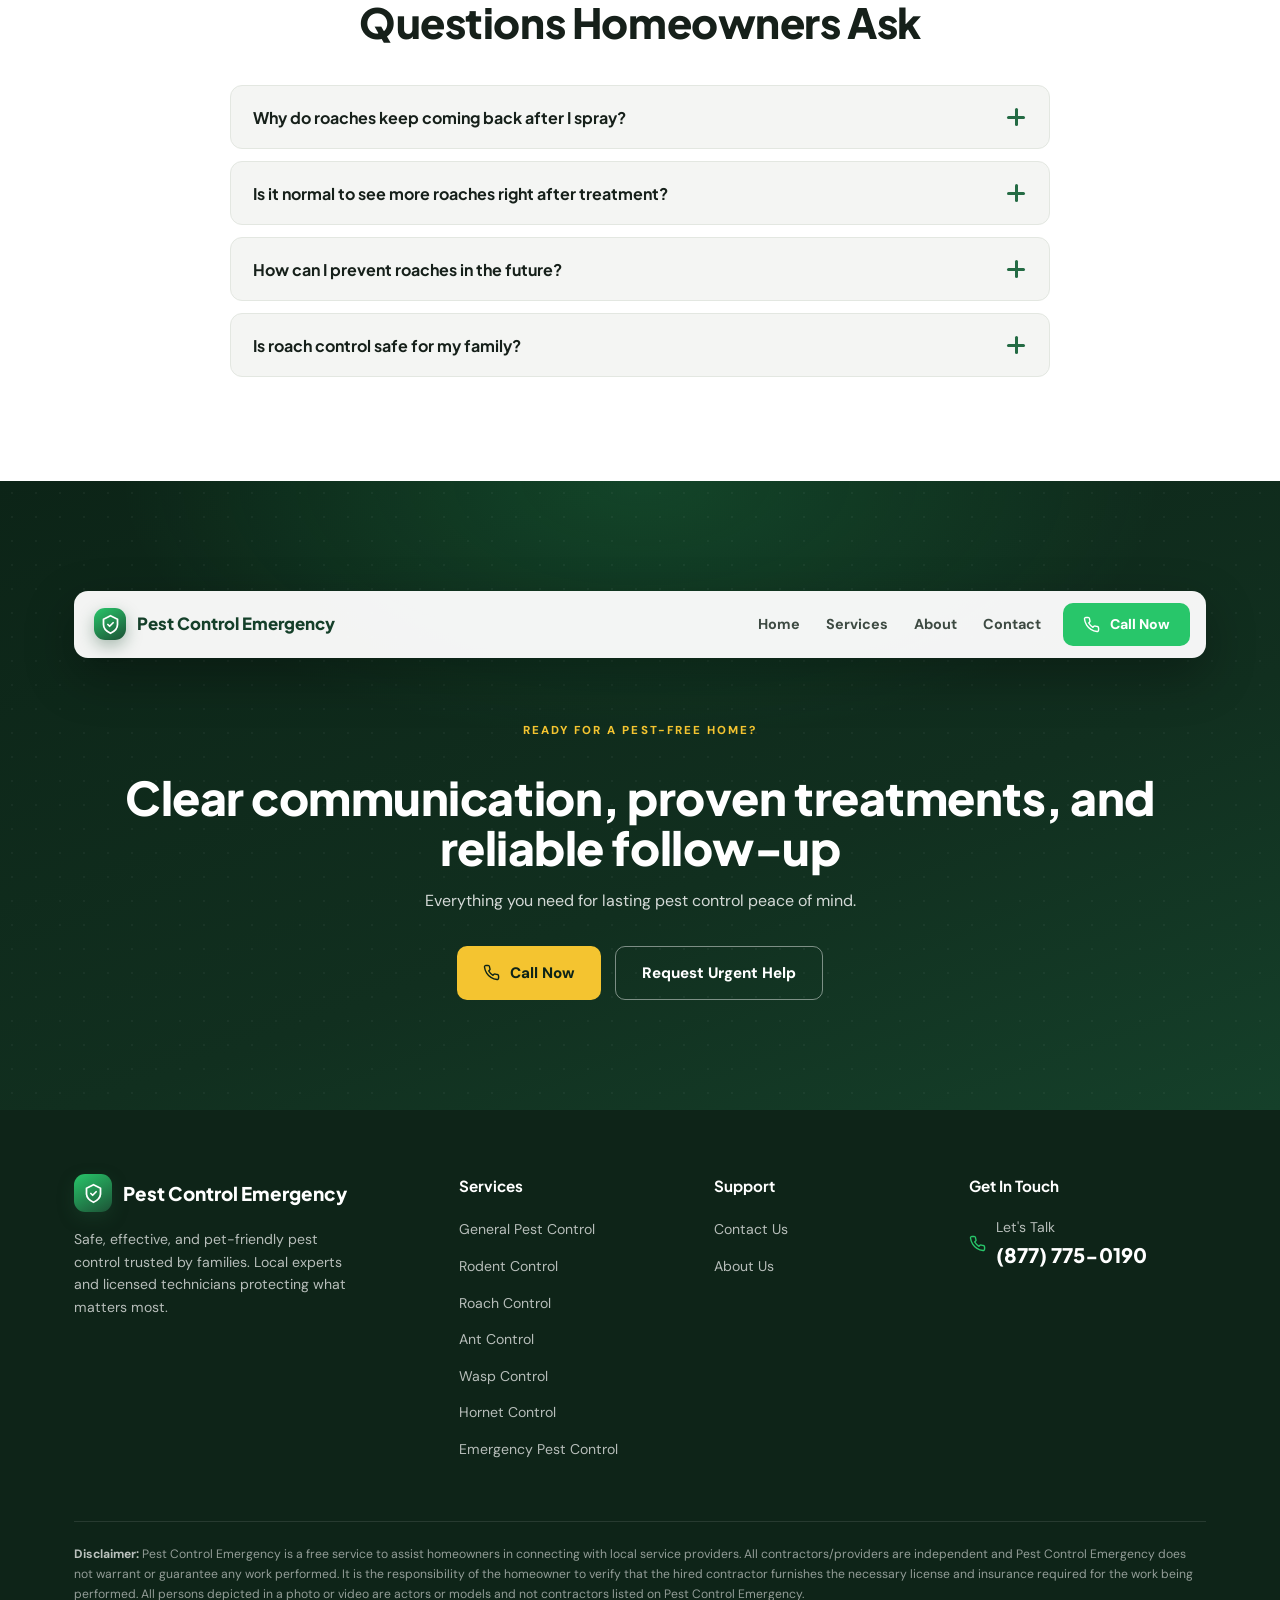
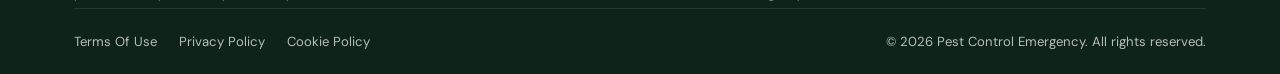
<file: roach-control.html>
<!DOCTYPE html>
<html lang="en">
<head>
<meta charset="UTF-8" />
<meta name="viewport" content="width=device-width, initial-scale=1.0" />
<title>Roach Control | Pest Control Emergency</title>
<meta name="description" content="A focused, complete response to roach problems — treating the source, not just the roaches you can see." />
<link rel="preconnect" href="https://fonts.googleapis.com" />
<link rel="preconnect" href="https://fonts.gstatic.com" crossorigin />
<link href="https://fonts.googleapis.com/css2?family=DM+Sans:opsz,wght@9..40,400;9..40,500;9..40,600;9..40,700&family=Plus+Jakarta+Sans:wght@500;600;700;800&display=swap" rel="stylesheet" />
<link rel="stylesheet" href="css/styles.css" />
<link rel="canonical" href="https://www.pestcontrolemergency.com/roach-control.html" />
<meta name="robots" content="index, follow, max-image-preview:large" />
<meta name="theme-color" content="#1c5135" />
<meta name="format-detection" content="telephone=yes" />
<link rel="icon" type="image/svg+xml" href="assets/favicon.svg" />
<link rel="apple-touch-icon" href="assets/favicon.svg" />
<meta property="og:type" content="website" />
<meta property="og:site_name" content="Pest Control Emergency" />
<meta property="og:title" content="Roach Control | Pest Control Emergency" />
<meta property="og:description" content="A focused, complete response to roach problems — treating the source, not just the roaches you can see." />
<meta property="og:url" content="https://www.pestcontrolemergency.com/roach-control.html" />
<meta property="og:image" content="https://www.pestcontrolemergency.com/assets/og-cover.jpg" />
<meta property="og:image:width" content="1200" />
<meta property="og:image:height" content="630" />
<meta name="twitter:card" content="summary_large_image" />
<meta name="twitter:title" content="Roach Control | Pest Control Emergency" />
<meta name="twitter:description" content="A focused, complete response to roach problems — treating the source, not just the roaches you can see." />
<meta name="twitter:image" content="https://www.pestcontrolemergency.com/assets/og-cover.jpg" />
<script type="application/ld+json">
{
  "@context": "https://schema.org",
  "@type": "BreadcrumbList",
  "itemListElement": [
    {
      "@type": "ListItem",
      "position": 1,
      "name": "Home",
      "item": "https://www.pestcontrolemergency.com/"
    },
    {
      "@type": "ListItem",
      "position": 2,
      "name": "Services"
    },
    {
      "@type": "ListItem",
      "position": 3,
      "name": "Roach Control",
      "item": "https://www.pestcontrolemergency.com/roach-control.html"
    }
  ]
}
</script>
<script type="application/ld+json">
{
  "@context": "https://schema.org",
  "@type": "Service",
  "serviceType": "Roach Control",
  "name": "Roach Control",
  "description": "A focused, complete response to roach problems — treating the source, not just the roaches you can see.",
  "url": "https://www.pestcontrolemergency.com/roach-control.html",
  "areaServed": {
    "@type": "Country",
    "name": "United States"
  },
  "provider": {
    "@type": "LocalBusiness",
    "name": "Pest Control Emergency",
    "@id": "https://www.pestcontrolemergency.com/#business",
    "telephone": "+1-877-775-0190",
    "url": "https://www.pestcontrolemergency.com/"
  }
}
</script>
<script type="application/ld+json">
{
  "@context": "https://schema.org",
  "@type": "FAQPage",
  "mainEntity": [
    {
      "@type": "Question",
      "name": "Why do roaches keep coming back after I spray?",
      "acceptedAnswer": {
        "@type": "Answer",
        "text": "Over-the-counter sprays kill the roaches you see but miss the hidden harborage where they breed. A local provider's treatment reaches those areas, which is what actually breaks the cycle."
      }
    },
    {
      "@type": "Question",
      "name": "Is it normal to see more roaches right after treatment?",
      "acceptedAnswer": {
        "@type": "Answer",
        "text": "Yes. As products take effect, roaches often leave their hiding places, so you may notice activity for a short period before numbers drop sharply."
      }
    },
    {
      "@type": "Question",
      "name": "How can I prevent roaches in the future?",
      "acceptedAnswer": {
        "@type": "Answer",
        "text": "Reducing moisture, sealing food, cleaning up crumbs and closing small cracks all help. Your local provider will share specific recommendations for your home."
      }
    },
    {
      "@type": "Question",
      "name": "Is roach control safe for my family?",
      "acceptedAnswer": {
        "@type": "Answer",
        "text": "Licensed local technicians use targeted, professional methods placed in areas away from everyday contact, with your household safety in mind throughout."
      }
    }
  ]
}
</script>
</head>
<body>
<a class="skip-link" href="#main">Skip to main content</a>
<!-- ============ SITE HEADER ============ -->
<header class="site-header">
  <div class="wrap">
    <a href="index.html" class="logo">
      <span class="logo-mark"><svg viewBox="0 0 24 24" fill="none" stroke="#fff" stroke-width="2" stroke-linecap="round" stroke-linejoin="round"><path d="M12 2L4 6v6c0 5 3.5 8 8 10 4.5-2 8-5 8-10V6l-8-4z"/><path d="M9 12l2 2 4-4"/></svg></span>
      <span>Pest Control Emergency</span>
    </a>
    <nav class="main-nav">
      <ul>
        <li><a href="index.html">Home</a></li>
        <li class="has-dropdown">
          <a class="current" tabindex="0" role="button" aria-haspopup="true" aria-expanded="false">Services <svg viewBox="0 0 24 24" fill="none" stroke="currentColor" stroke-width="2.5" stroke-linecap="round" stroke-linejoin="round"><path d="M6 9l6 6 6-6"/></svg></a>
          <div class="dropdown">
            <a href="general-pest-control.html"><svg viewBox="0 0 24 24" fill="none" stroke-width="2"><circle cx="12" cy="13" r="5"/><path d="M12 8V4"/></svg> General Pest Control</a>
            <a href="rodent-control.html"><svg viewBox="0 0 24 24" fill="none" stroke-width="2"><circle cx="9" cy="12" r="5"/></svg> Rodent Control</a>
            <a href="roach-control.html"><svg viewBox="0 0 24 24" fill="none" stroke-width="2"><ellipse cx="12" cy="13" rx="6" ry="7"/></svg> Roach Control</a>
            <a href="ant-control.html"><svg viewBox="0 0 24 24" fill="none" stroke-width="2"><ellipse cx="12" cy="13" rx="3" ry="5"/></svg> Ant Control</a>
            <a href="wasp-control.html"><svg viewBox="0 0 24 24" fill="none" stroke-width="2"><ellipse cx="12" cy="13" rx="3.5" ry="6"/></svg> Wasp Control</a>
            <a href="hornet-control.html"><svg viewBox="0 0 24 24" fill="none" stroke-width="2"><ellipse cx="12" cy="13" rx="4" ry="6"/></svg> Hornet Control</a>
            <a href="emergency-pest-control.html"><svg viewBox="0 0 24 24" fill="none" stroke-width="2"><circle cx="12" cy="12" r="9"/><path d="M12 8v5"/></svg> Emergency Pest Control</a>
          </div>
        </li>
        <li><a href="about-us.html">About</a></li>
        <li><a href="contact-us.html">Contact</a></li>
      </ul>
      <a href="tel:+18777750190" class="btn btn-green header-call"><svg viewBox="0 0 24 24" fill="none" stroke="currentColor" stroke-width="2" stroke-linecap="round" stroke-linejoin="round"><path d="M22 16.92v3a2 2 0 0 1-2.18 2 19.79 19.79 0 0 1-8.63-3.07 19.5 19.5 0 0 1-6-6 19.79 19.79 0 0 1-3.07-8.67A2 2 0 0 1 4.11 2h3a2 2 0 0 1 2 1.72c.13.96.36 1.9.7 2.81a2 2 0 0 1-.45 2.11L8.09 9.91a16 16 0 0 0 6 6l1.27-1.27a2 2 0 0 1 2.11-.45c.91.34 1.85.57 2.81.7A2 2 0 0 1 22 16.92z"/></svg> Call Now</a>
      <button class="nav-burger" aria-label="Menu"><span></span><span></span><span></span></button>
    </nav>
  </div>
</header>
<a id="main" tabindex="-1"></a>
<section class="subhero">
  <div class="wrap">
    <div class="breadcrumb"><a href="index.html">Home</a> &nbsp;/&nbsp; Services &nbsp;/&nbsp; <span>Roach Control</span></div>
    <h1>Roach Control</h1>
    <p>A focused, complete response to roach problems — treating the source, not just the roaches you can see.</p>
    <a href="tel:+18777750190" class="btn btn-gold"><svg viewBox="0 0 24 24" fill="none" stroke="currentColor" stroke-width="2" stroke-linecap="round" stroke-linejoin="round"><path d="M22 16.92v3a2 2 0 0 1-2.18 2 19.79 19.79 0 0 1-8.63-3.07 19.5 19.5 0 0 1-6-6 19.79 19.79 0 0 1-3.07-8.67A2 2 0 0 1 4.11 2h3a2 2 0 0 1 2 1.72c.13.96.36 1.9.7 2.81a2 2 0 0 1-.45 2.11L8.09 9.91a16 16 0 0 0 6 6l1.27-1.27a2 2 0 0 1 2.11-.45c.91.34 1.85.57 2.81.7A2 2 0 0 1 22 16.92z"/></svg> Call Now</a>
  </div>
</section>
<section class="section detail">
  <div class="wrap detail-grid">
    <div class="prose-block reveal">
      <p class="eyebrow">Roach Control</p>
      <h2>Take back the kitchen from cockroaches</h2>
      <p>Cockroaches are one of the most stubborn and stressful household pests. They multiply fast, hide in warm and humid spaces, and can trigger allergies and contaminate food. A single spray rarely solves the problem because it never reaches the harborage where roaches breed.</p><p>Local roach control targets the hidden areas where roaches live and reproduce, so the whole population collapses rather than scattering and returning.</p>
      <h3>Signs you have a roach problem</h3>
      <ul>
        <li>Roaches spotted at night when you turn on the kitchen or bathroom light</li>
        <li>A musty, oily odor in cabinets or near appliances</li>
        <li>Small dark droppings that look like coffee grounds or pepper</li>
        <li>Egg cases (small brown capsules) tucked into cracks and corners</li>
        <li>Activity around the dishwasher, fridge, sink or warm electronics</li>
      </ul>
      <h3>How Local Roach Control Works</h3>
      <ul>
        <li>Local providers inspect to confirm the species and map where roaches are harboring</li>
        <li>They apply targeted treatments and baits to the cracks, voids and warm zones roaches actually use</li>
        <li>They address the moisture and food sources that sustain them</li>
        <li>They follow up to confirm the population is gone and stays gone</li>
      </ul>
      <p>Every treatment is carried out by licensed local technicians, and many providers back their work with a satisfaction guarantee — if covered pests return between scheduled visits, so do they.</p>
    </div>

    <aside>
      <div class="detail-card">
        <h4>Other Services</h4>
        <ul class="side-links">
        <li><a href="general-pest-control.html">General Pest Control <svg viewBox="0 0 24 24" fill="none" stroke="currentColor" stroke-width="2.5" stroke-linecap="round" stroke-linejoin="round"><path d="M5 12h14M13 6l6 6-6 6"/></svg></a></li>
        <li><a href="rodent-control.html">Rodent Control <svg viewBox="0 0 24 24" fill="none" stroke="currentColor" stroke-width="2.5" stroke-linecap="round" stroke-linejoin="round"><path d="M5 12h14M13 6l6 6-6 6"/></svg></a></li>
        <li><a href="ant-control.html">Ant Control <svg viewBox="0 0 24 24" fill="none" stroke="currentColor" stroke-width="2.5" stroke-linecap="round" stroke-linejoin="round"><path d="M5 12h14M13 6l6 6-6 6"/></svg></a></li>
        <li><a href="wasp-control.html">Wasp Control <svg viewBox="0 0 24 24" fill="none" stroke="currentColor" stroke-width="2.5" stroke-linecap="round" stroke-linejoin="round"><path d="M5 12h14M13 6l6 6-6 6"/></svg></a></li>
        <li><a href="hornet-control.html">Hornet Control <svg viewBox="0 0 24 24" fill="none" stroke="currentColor" stroke-width="2.5" stroke-linecap="round" stroke-linejoin="round"><path d="M5 12h14M13 6l6 6-6 6"/></svg></a></li>
        <li><a href="emergency-pest-control.html">Emergency Pest Control <svg viewBox="0 0 24 24" fill="none" stroke="currentColor" stroke-width="2.5" stroke-linecap="round" stroke-linejoin="round"><path d="M5 12h14M13 6l6 6-6 6"/></svg></a></li>
        </ul>
      </div>
      <div class="detail-card call-card">
        <h4>Need Help Fast?</h4>
        <p>Speak with a local technician and get a clear plan for your home.</p>
        <span class="phone-lg">(877) 775-0190</span>
        <a href="tel:+18777750190" class="btn btn-gold" style="width:100%;justify-content:center;">Call Now</a>
      </div>
    </aside>
  </div>
</section>

<section class="section faq">
  <div class="wrap">
    <div class="section-head center reveal">
      <p class="eyebrow">Frequently Asked</p>
      <h2>Questions Homeowners Ask</h2>
    </div>
    <div class="faq-list reveal">
      <div class="faq-item">
        <button class="faq-q">Why do roaches keep coming back after I spray?<span class="pm"></span></button>
        <div class="faq-a"><p>Over-the-counter sprays kill the roaches you see but miss the hidden harborage where they breed. A local provider's treatment reaches those areas, which is what actually breaks the cycle.</p></div>
      </div>
      <div class="faq-item">
        <button class="faq-q">Is it normal to see more roaches right after treatment?<span class="pm"></span></button>
        <div class="faq-a"><p>Yes. As products take effect, roaches often leave their hiding places, so you may notice activity for a short period before numbers drop sharply.</p></div>
      </div>
      <div class="faq-item">
        <button class="faq-q">How can I prevent roaches in the future?<span class="pm"></span></button>
        <div class="faq-a"><p>Reducing moisture, sealing food, cleaning up crumbs and closing small cracks all help. Your local provider will share specific recommendations for your home.</p></div>
      </div>
      <div class="faq-item">
        <button class="faq-q">Is roach control safe for my family?<span class="pm"></span></button>
        <div class="faq-a"><p>Licensed local technicians use targeted, professional methods placed in areas away from everyday contact, with your household safety in mind throughout.</p></div>
      </div>
    </div>
  </div>
</section>
<!-- ============ CTA ============ -->
<section class="cta" id="contact">
  <div class="wrap">
    <div class="cta-nav reveal">
      <a href="index.html" class="logo">
        <span class="logo-mark"><svg viewBox="0 0 24 24" fill="none" stroke="#fff" stroke-width="2" stroke-linecap="round" stroke-linejoin="round"><path d="M12 2L4 6v6c0 5 3.5 8 8 10 4.5-2 8-5 8-10V6l-8-4z"/><path d="M9 12l2 2 4-4"/></svg></span>
        <span>Pest Control Emergency</span>
      </a>
      <div class="cta-nav-right">
        <ul class="cta-nav-links">
          <li><a href="index.html">Home</a></li>
          <li><a href="general-pest-control.html">Services</a></li>
          <li><a href="about-us.html">About</a></li>
          <li><a href="contact-us.html">Contact</a></li>
        </ul>
        <a href="tel:+18777750190" class="btn btn-green">
          <svg viewBox="0 0 24 24" fill="none" stroke="currentColor" stroke-width="2" stroke-linecap="round" stroke-linejoin="round"><path d="M22 16.92v3a2 2 0 0 1-2.18 2 19.79 19.79 0 0 1-8.63-3.07 19.5 19.5 0 0 1-6-6 19.79 19.79 0 0 1-3.07-8.67A2 2 0 0 1 4.11 2h3a2 2 0 0 1 2 1.72c.13.96.36 1.9.7 2.81a2 2 0 0 1-.45 2.11L8.09 9.91a16 16 0 0 0 6 6l1.27-1.27a2 2 0 0 1 2.11-.45c.91.34 1.85.57 2.81.7A2 2 0 0 1 22 16.92z"/></svg>
          Call Now
        </a>
      </div>
    </div>
    <p class="eyebrow reveal">Ready For A Pest-Free Home?</p>
    <h2 class="reveal d1">Clear communication, proven treatments, and reliable follow-up</h2>
    <p class="reveal d1">Everything you need for lasting pest control peace of mind.</p>
    <div class="cta-btns reveal d2">
      <a href="tel:+18777750190" class="btn btn-gold">
        <svg viewBox="0 0 24 24" fill="none" stroke="currentColor" stroke-width="2" stroke-linecap="round" stroke-linejoin="round"><path d="M22 16.92v3a2 2 0 0 1-2.18 2 19.79 19.79 0 0 1-8.63-3.07 19.5 19.5 0 0 1-6-6 19.79 19.79 0 0 1-3.07-8.67A2 2 0 0 1 4.11 2h3a2 2 0 0 1 2 1.72c.13.96.36 1.9.7 2.81a2 2 0 0 1-.45 2.11L8.09 9.91a16 16 0 0 0 6 6l1.27-1.27a2 2 0 0 1 2.11-.45c.91.34 1.85.57 2.81.7A2 2 0 0 1 22 16.92z"/></svg>
        Call Now
      </a>
      <a href="tel:+18777750190" class="btn btn-ghost">Request Urgent Help</a>
    </div>
  </div>
</section>
<!-- ============ FOOTER ============ -->
<footer class="footer">
  <div class="wrap">
    <div class="footer-grid">
      <div>
        <a href="index.html" class="logo">
          <span class="logo-mark"><svg viewBox="0 0 24 24" fill="none" stroke="#fff" stroke-width="2" stroke-linecap="round" stroke-linejoin="round"><path d="M12 2L4 6v6c0 5 3.5 8 8 10 4.5-2 8-5 8-10V6l-8-4z"/><path d="M9 12l2 2 4-4"/></svg></span>
          <span>Pest Control Emergency</span>
        </a>
        <p class="footer-about">Safe, effective, and pet-friendly pest control trusted by families. Local experts and licensed technicians protecting what matters most.</p>
      </div>
      <div>
        <h5>Services</h5>
        <ul>
          <li><a href="general-pest-control.html">General Pest Control</a></li>
          <li><a href="rodent-control.html">Rodent Control</a></li>
          <li><a href="roach-control.html">Roach Control</a></li>
          <li><a href="ant-control.html">Ant Control</a></li>
          <li><a href="wasp-control.html">Wasp Control</a></li>
          <li><a href="hornet-control.html">Hornet Control</a></li>
          <li><a href="emergency-pest-control.html">Emergency Pest Control</a></li>
        </ul>
      </div>
      <div>
        <h5>Support</h5>
        <ul>
          <li><a href="contact-us.html">Contact Us</a></li>
          <li><a href="about-us.html">About Us</a></li>
        </ul>
      </div>
      <div>
        <h5>Get In Touch</h5>
        <div class="contact-line">
          <svg viewBox="0 0 24 24" fill="none" stroke-width="2" stroke-linecap="round" stroke-linejoin="round"><path d="M22 16.92v3a2 2 0 0 1-2.18 2 19.79 19.79 0 0 1-8.63-3.07 19.5 19.5 0 0 1-6-6 19.79 19.79 0 0 1-3.07-8.67A2 2 0 0 1 4.11 2h3a2 2 0 0 1 2 1.72c.13.96.36 1.9.7 2.81a2 2 0 0 1-.45 2.11L8.09 9.91a16 16 0 0 0 6 6l1.27-1.27a2 2 0 0 1 2.11-.45c.91.34 1.85.57 2.81.7A2 2 0 0 1 22 16.92z"/></svg>
          <div>Let's Talk<br><a href="tel:+18777750190" class="phone">(877) 775-0190</a></div>
        </div>
      </div>
    </div>
    <div class="footer-disclaimer">
      <strong>Disclaimer:</strong> Pest Control Emergency is a free service to assist homeowners in connecting with local service providers. All contractors/providers are independent and Pest Control Emergency does not warrant or guarantee any work performed. It is the responsibility of the homeowner to verify that the hired contractor furnishes the necessary license and insurance required for the work being performed. All persons depicted in a photo or video are actors or models and not contractors listed on Pest Control Emergency.
    </div>
    <div class="footer-bottom">
      <div class="links">
        <a href="terms-of-use.html">Terms Of Use</a>
        <a href="privacy-policy.html">Privacy Policy</a>
        <a href="cookies-policy.html">Cookie Policy</a>
      </div>
      <div>© 2026 Pest Control Emergency. All rights reserved.</div>
    </div>
  </div>
</footer>
<a href="tel:+18777750190" class="mobile-call-bar" aria-label="Call Pest Control Emergency now at (877) 775-0190"><svg viewBox="0 0 24 24" fill="none" stroke="currentColor" stroke-width="2" stroke-linecap="round" stroke-linejoin="round"><path d="M22 16.92v3a2 2 0 0 1-2.18 2 19.79 19.79 0 0 1-8.63-3.07 19.5 19.5 0 0 1-6-6 19.79 19.79 0 0 1-3.07-8.67A2 2 0 0 1 4.11 2h3a2 2 0 0 1 2 1.72c.13.96.36 1.9.7 2.81a2 2 0 0 1-.45 2.11L8.09 9.91a16 16 0 0 0 6 6l1.27-1.27a2 2 0 0 1 2.11-.45c.91.34 1.85.57 2.81.7A2 2 0 0 1 22 16.92z"/></svg>Call Now — (877) 775-0190</a>
<script src="js/script.js"></script>
</body>
</html>
</file>
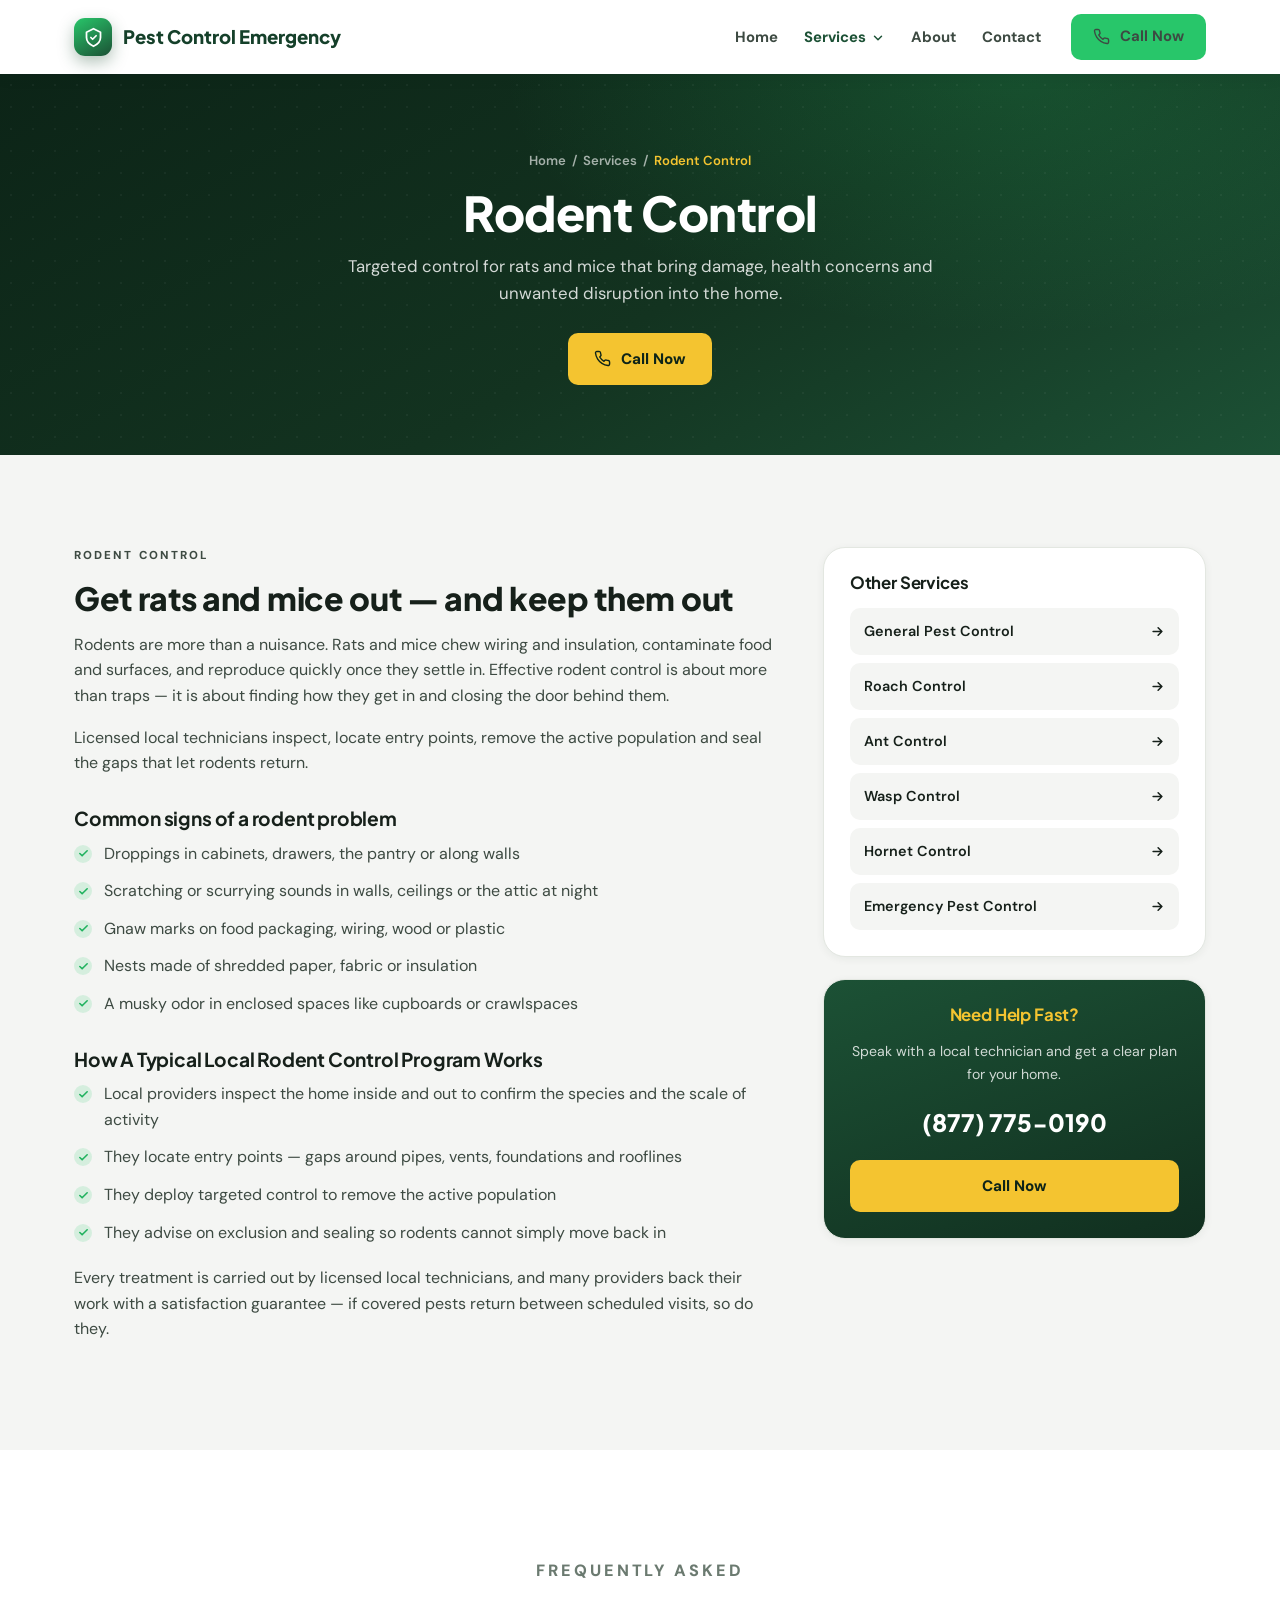
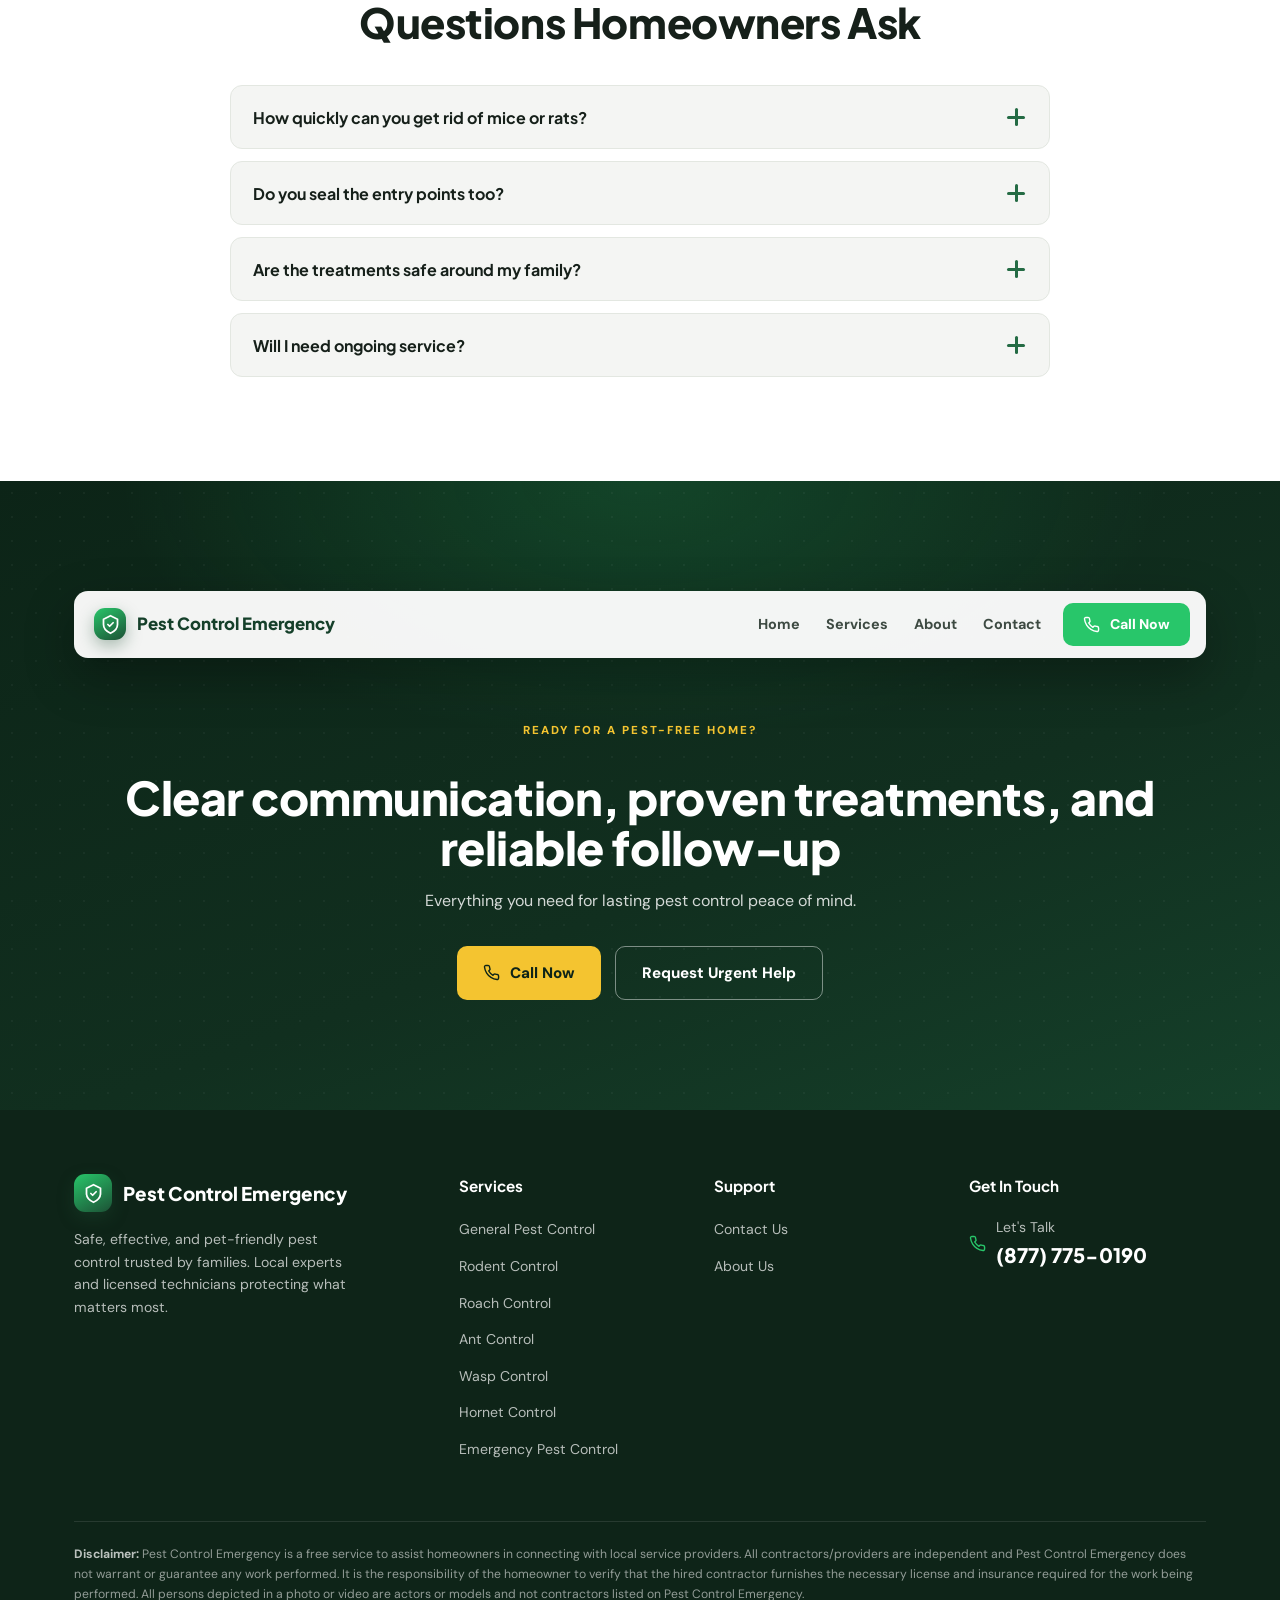
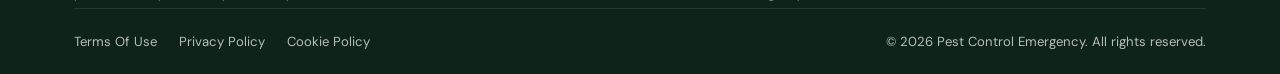
<file: rodent-control.html>
<!DOCTYPE html>
<html lang="en">
<head>
<meta charset="UTF-8" />
<meta name="viewport" content="width=device-width, initial-scale=1.0" />
<title>Rodent Control | Pest Control Emergency</title>
<meta name="description" content="Targeted control for rats and mice that bring damage, health concerns and unwanted disruption into the home." />
<link rel="preconnect" href="https://fonts.googleapis.com" />
<link rel="preconnect" href="https://fonts.gstatic.com" crossorigin />
<link href="https://fonts.googleapis.com/css2?family=DM+Sans:opsz,wght@9..40,400;9..40,500;9..40,600;9..40,700&family=Plus+Jakarta+Sans:wght@500;600;700;800&display=swap" rel="stylesheet" />
<link rel="stylesheet" href="css/styles.css" />
<link rel="canonical" href="https://www.pestcontrolemergency.com/rodent-control.html" />
<meta name="robots" content="index, follow, max-image-preview:large" />
<meta name="theme-color" content="#1c5135" />
<meta name="format-detection" content="telephone=yes" />
<link rel="icon" type="image/svg+xml" href="assets/favicon.svg" />
<link rel="apple-touch-icon" href="assets/favicon.svg" />
<meta property="og:type" content="website" />
<meta property="og:site_name" content="Pest Control Emergency" />
<meta property="og:title" content="Rodent Control | Pest Control Emergency" />
<meta property="og:description" content="Targeted control for rats and mice that bring damage, health concerns and unwanted disruption into the home." />
<meta property="og:url" content="https://www.pestcontrolemergency.com/rodent-control.html" />
<meta property="og:image" content="https://www.pestcontrolemergency.com/assets/og-cover.jpg" />
<meta property="og:image:width" content="1200" />
<meta property="og:image:height" content="630" />
<meta name="twitter:card" content="summary_large_image" />
<meta name="twitter:title" content="Rodent Control | Pest Control Emergency" />
<meta name="twitter:description" content="Targeted control for rats and mice that bring damage, health concerns and unwanted disruption into the home." />
<meta name="twitter:image" content="https://www.pestcontrolemergency.com/assets/og-cover.jpg" />
<script type="application/ld+json">
{
  "@context": "https://schema.org",
  "@type": "BreadcrumbList",
  "itemListElement": [
    {
      "@type": "ListItem",
      "position": 1,
      "name": "Home",
      "item": "https://www.pestcontrolemergency.com/"
    },
    {
      "@type": "ListItem",
      "position": 2,
      "name": "Services"
    },
    {
      "@type": "ListItem",
      "position": 3,
      "name": "Rodent Control",
      "item": "https://www.pestcontrolemergency.com/rodent-control.html"
    }
  ]
}
</script>
<script type="application/ld+json">
{
  "@context": "https://schema.org",
  "@type": "Service",
  "serviceType": "Rodent Control",
  "name": "Rodent Control",
  "description": "Targeted control for rats and mice that bring damage, health concerns and unwanted disruption into the home.",
  "url": "https://www.pestcontrolemergency.com/rodent-control.html",
  "areaServed": {
    "@type": "Country",
    "name": "United States"
  },
  "provider": {
    "@type": "LocalBusiness",
    "name": "Pest Control Emergency",
    "@id": "https://www.pestcontrolemergency.com/#business",
    "telephone": "+1-877-775-0190",
    "url": "https://www.pestcontrolemergency.com/"
  }
}
</script>
<script type="application/ld+json">
{
  "@context": "https://schema.org",
  "@type": "FAQPage",
  "mainEntity": [
    {
      "@type": "Question",
      "name": "How quickly can you get rid of mice or rats?",
      "acceptedAnswer": {
        "@type": "Answer",
        "text": "Many infestations are brought under control within the first one or two visits, though larger or established populations can take longer. Your local provider will give you a clear, honest timeline after the inspection."
      }
    },
    {
      "@type": "Question",
      "name": "Do you seal the entry points too?",
      "acceptedAnswer": {
        "@type": "Answer",
        "text": "Yes — lasting rodent control depends on exclusion. Local providers identify the gaps rodents are using and advise on sealing them so the problem does not return."
      }
    },
    {
      "@type": "Question",
      "name": "Are the treatments safe around my family?",
      "acceptedAnswer": {
        "@type": "Answer",
        "text": "Local providers place control measures with safety in mind, using tamper-resistant stations where appropriate and positioning everything away from areas children and pets can reach."
      }
    },
    {
      "@type": "Question",
      "name": "Will I need ongoing service?",
      "acceptedAnswer": {
        "@type": "Answer",
        "text": "Some homes in higher-pressure areas benefit from periodic monitoring. Your local provider will recommend only what your situation actually calls for."
      }
    }
  ]
}
</script>
</head>
<body>
<a class="skip-link" href="#main">Skip to main content</a>
<!-- ============ SITE HEADER ============ -->
<header class="site-header">
  <div class="wrap">
    <a href="index.html" class="logo">
      <span class="logo-mark"><svg viewBox="0 0 24 24" fill="none" stroke="#fff" stroke-width="2" stroke-linecap="round" stroke-linejoin="round"><path d="M12 2L4 6v6c0 5 3.5 8 8 10 4.5-2 8-5 8-10V6l-8-4z"/><path d="M9 12l2 2 4-4"/></svg></span>
      <span>Pest Control Emergency</span>
    </a>
    <nav class="main-nav">
      <ul>
        <li><a href="index.html">Home</a></li>
        <li class="has-dropdown">
          <a class="current" tabindex="0" role="button" aria-haspopup="true" aria-expanded="false">Services <svg viewBox="0 0 24 24" fill="none" stroke="currentColor" stroke-width="2.5" stroke-linecap="round" stroke-linejoin="round"><path d="M6 9l6 6 6-6"/></svg></a>
          <div class="dropdown">
            <a href="general-pest-control.html"><svg viewBox="0 0 24 24" fill="none" stroke-width="2"><circle cx="12" cy="13" r="5"/><path d="M12 8V4"/></svg> General Pest Control</a>
            <a href="rodent-control.html"><svg viewBox="0 0 24 24" fill="none" stroke-width="2"><circle cx="9" cy="12" r="5"/></svg> Rodent Control</a>
            <a href="roach-control.html"><svg viewBox="0 0 24 24" fill="none" stroke-width="2"><ellipse cx="12" cy="13" rx="6" ry="7"/></svg> Roach Control</a>
            <a href="ant-control.html"><svg viewBox="0 0 24 24" fill="none" stroke-width="2"><ellipse cx="12" cy="13" rx="3" ry="5"/></svg> Ant Control</a>
            <a href="wasp-control.html"><svg viewBox="0 0 24 24" fill="none" stroke-width="2"><ellipse cx="12" cy="13" rx="3.5" ry="6"/></svg> Wasp Control</a>
            <a href="hornet-control.html"><svg viewBox="0 0 24 24" fill="none" stroke-width="2"><ellipse cx="12" cy="13" rx="4" ry="6"/></svg> Hornet Control</a>
            <a href="emergency-pest-control.html"><svg viewBox="0 0 24 24" fill="none" stroke-width="2"><circle cx="12" cy="12" r="9"/><path d="M12 8v5"/></svg> Emergency Pest Control</a>
          </div>
        </li>
        <li><a href="about-us.html">About</a></li>
        <li><a href="contact-us.html">Contact</a></li>
      </ul>
      <a href="tel:+18777750190" class="btn btn-green header-call"><svg viewBox="0 0 24 24" fill="none" stroke="currentColor" stroke-width="2" stroke-linecap="round" stroke-linejoin="round"><path d="M22 16.92v3a2 2 0 0 1-2.18 2 19.79 19.79 0 0 1-8.63-3.07 19.5 19.5 0 0 1-6-6 19.79 19.79 0 0 1-3.07-8.67A2 2 0 0 1 4.11 2h3a2 2 0 0 1 2 1.72c.13.96.36 1.9.7 2.81a2 2 0 0 1-.45 2.11L8.09 9.91a16 16 0 0 0 6 6l1.27-1.27a2 2 0 0 1 2.11-.45c.91.34 1.85.57 2.81.7A2 2 0 0 1 22 16.92z"/></svg> Call Now</a>
      <button class="nav-burger" aria-label="Menu"><span></span><span></span><span></span></button>
    </nav>
  </div>
</header>
<a id="main" tabindex="-1"></a>
<section class="subhero">
  <div class="wrap">
    <div class="breadcrumb"><a href="index.html">Home</a> &nbsp;/&nbsp; Services &nbsp;/&nbsp; <span>Rodent Control</span></div>
    <h1>Rodent Control</h1>
    <p>Targeted control for rats and mice that bring damage, health concerns and unwanted disruption into the home.</p>
    <a href="tel:+18777750190" class="btn btn-gold"><svg viewBox="0 0 24 24" fill="none" stroke="currentColor" stroke-width="2" stroke-linecap="round" stroke-linejoin="round"><path d="M22 16.92v3a2 2 0 0 1-2.18 2 19.79 19.79 0 0 1-8.63-3.07 19.5 19.5 0 0 1-6-6 19.79 19.79 0 0 1-3.07-8.67A2 2 0 0 1 4.11 2h3a2 2 0 0 1 2 1.72c.13.96.36 1.9.7 2.81a2 2 0 0 1-.45 2.11L8.09 9.91a16 16 0 0 0 6 6l1.27-1.27a2 2 0 0 1 2.11-.45c.91.34 1.85.57 2.81.7A2 2 0 0 1 22 16.92z"/></svg> Call Now</a>
  </div>
</section>
<section class="section detail">
  <div class="wrap detail-grid">
    <div class="prose-block reveal">
      <p class="eyebrow">Rodent Control</p>
      <h2>Get rats and mice out — and keep them out</h2>
      <p>Rodents are more than a nuisance. Rats and mice chew wiring and insulation, contaminate food and surfaces, and reproduce quickly once they settle in. Effective rodent control is about more than traps — it is about finding how they get in and closing the door behind them.</p><p>Licensed local technicians inspect, locate entry points, remove the active population and seal the gaps that let rodents return.</p>
      <h3>Common signs of a rodent problem</h3>
      <ul>
        <li>Droppings in cabinets, drawers, the pantry or along walls</li>
        <li>Scratching or scurrying sounds in walls, ceilings or the attic at night</li>
        <li>Gnaw marks on food packaging, wiring, wood or plastic</li>
        <li>Nests made of shredded paper, fabric or insulation</li>
        <li>A musky odor in enclosed spaces like cupboards or crawlspaces</li>
      </ul>
      <h3>How A Typical Local Rodent Control Program Works</h3>
      <ul>
        <li>Local providers inspect the home inside and out to confirm the species and the scale of activity</li>
        <li>They locate entry points — gaps around pipes, vents, foundations and rooflines</li>
        <li>They deploy targeted control to remove the active population</li>
        <li>They advise on exclusion and sealing so rodents cannot simply move back in</li>
      </ul>
      <p>Every treatment is carried out by licensed local technicians, and many providers back their work with a satisfaction guarantee — if covered pests return between scheduled visits, so do they.</p>
    </div>

    <aside>
      <div class="detail-card">
        <h4>Other Services</h4>
        <ul class="side-links">
        <li><a href="general-pest-control.html">General Pest Control <svg viewBox="0 0 24 24" fill="none" stroke="currentColor" stroke-width="2.5" stroke-linecap="round" stroke-linejoin="round"><path d="M5 12h14M13 6l6 6-6 6"/></svg></a></li>
        <li><a href="roach-control.html">Roach Control <svg viewBox="0 0 24 24" fill="none" stroke="currentColor" stroke-width="2.5" stroke-linecap="round" stroke-linejoin="round"><path d="M5 12h14M13 6l6 6-6 6"/></svg></a></li>
        <li><a href="ant-control.html">Ant Control <svg viewBox="0 0 24 24" fill="none" stroke="currentColor" stroke-width="2.5" stroke-linecap="round" stroke-linejoin="round"><path d="M5 12h14M13 6l6 6-6 6"/></svg></a></li>
        <li><a href="wasp-control.html">Wasp Control <svg viewBox="0 0 24 24" fill="none" stroke="currentColor" stroke-width="2.5" stroke-linecap="round" stroke-linejoin="round"><path d="M5 12h14M13 6l6 6-6 6"/></svg></a></li>
        <li><a href="hornet-control.html">Hornet Control <svg viewBox="0 0 24 24" fill="none" stroke="currentColor" stroke-width="2.5" stroke-linecap="round" stroke-linejoin="round"><path d="M5 12h14M13 6l6 6-6 6"/></svg></a></li>
        <li><a href="emergency-pest-control.html">Emergency Pest Control <svg viewBox="0 0 24 24" fill="none" stroke="currentColor" stroke-width="2.5" stroke-linecap="round" stroke-linejoin="round"><path d="M5 12h14M13 6l6 6-6 6"/></svg></a></li>
        </ul>
      </div>
      <div class="detail-card call-card">
        <h4>Need Help Fast?</h4>
        <p>Speak with a local technician and get a clear plan for your home.</p>
        <span class="phone-lg">(877) 775-0190</span>
        <a href="tel:+18777750190" class="btn btn-gold" style="width:100%;justify-content:center;">Call Now</a>
      </div>
    </aside>
  </div>
</section>

<section class="section faq">
  <div class="wrap">
    <div class="section-head center reveal">
      <p class="eyebrow">Frequently Asked</p>
      <h2>Questions Homeowners Ask</h2>
    </div>
    <div class="faq-list reveal">
      <div class="faq-item">
        <button class="faq-q">How quickly can you get rid of mice or rats?<span class="pm"></span></button>
        <div class="faq-a"><p>Many infestations are brought under control within the first one or two visits, though larger or established populations can take longer. Your local provider will give you a clear, honest timeline after the inspection.</p></div>
      </div>
      <div class="faq-item">
        <button class="faq-q">Do you seal the entry points too?<span class="pm"></span></button>
        <div class="faq-a"><p>Yes — lasting rodent control depends on exclusion. Local providers identify the gaps rodents are using and advise on sealing them so the problem does not return.</p></div>
      </div>
      <div class="faq-item">
        <button class="faq-q">Are the treatments safe around my family?<span class="pm"></span></button>
        <div class="faq-a"><p>Local providers place control measures with safety in mind, using tamper-resistant stations where appropriate and positioning everything away from areas children and pets can reach.</p></div>
      </div>
      <div class="faq-item">
        <button class="faq-q">Will I need ongoing service?<span class="pm"></span></button>
        <div class="faq-a"><p>Some homes in higher-pressure areas benefit from periodic monitoring. Your local provider will recommend only what your situation actually calls for.</p></div>
      </div>
    </div>
  </div>
</section>
<!-- ============ CTA ============ -->
<section class="cta" id="contact">
  <div class="wrap">
    <div class="cta-nav reveal">
      <a href="index.html" class="logo">
        <span class="logo-mark"><svg viewBox="0 0 24 24" fill="none" stroke="#fff" stroke-width="2" stroke-linecap="round" stroke-linejoin="round"><path d="M12 2L4 6v6c0 5 3.5 8 8 10 4.5-2 8-5 8-10V6l-8-4z"/><path d="M9 12l2 2 4-4"/></svg></span>
        <span>Pest Control Emergency</span>
      </a>
      <div class="cta-nav-right">
        <ul class="cta-nav-links">
          <li><a href="index.html">Home</a></li>
          <li><a href="general-pest-control.html">Services</a></li>
          <li><a href="about-us.html">About</a></li>
          <li><a href="contact-us.html">Contact</a></li>
        </ul>
        <a href="tel:+18777750190" class="btn btn-green">
          <svg viewBox="0 0 24 24" fill="none" stroke="currentColor" stroke-width="2" stroke-linecap="round" stroke-linejoin="round"><path d="M22 16.92v3a2 2 0 0 1-2.18 2 19.79 19.79 0 0 1-8.63-3.07 19.5 19.5 0 0 1-6-6 19.79 19.79 0 0 1-3.07-8.67A2 2 0 0 1 4.11 2h3a2 2 0 0 1 2 1.72c.13.96.36 1.9.7 2.81a2 2 0 0 1-.45 2.11L8.09 9.91a16 16 0 0 0 6 6l1.27-1.27a2 2 0 0 1 2.11-.45c.91.34 1.85.57 2.81.7A2 2 0 0 1 22 16.92z"/></svg>
          Call Now
        </a>
      </div>
    </div>
    <p class="eyebrow reveal">Ready For A Pest-Free Home?</p>
    <h2 class="reveal d1">Clear communication, proven treatments, and reliable follow-up</h2>
    <p class="reveal d1">Everything you need for lasting pest control peace of mind.</p>
    <div class="cta-btns reveal d2">
      <a href="tel:+18777750190" class="btn btn-gold">
        <svg viewBox="0 0 24 24" fill="none" stroke="currentColor" stroke-width="2" stroke-linecap="round" stroke-linejoin="round"><path d="M22 16.92v3a2 2 0 0 1-2.18 2 19.79 19.79 0 0 1-8.63-3.07 19.5 19.5 0 0 1-6-6 19.79 19.79 0 0 1-3.07-8.67A2 2 0 0 1 4.11 2h3a2 2 0 0 1 2 1.72c.13.96.36 1.9.7 2.81a2 2 0 0 1-.45 2.11L8.09 9.91a16 16 0 0 0 6 6l1.27-1.27a2 2 0 0 1 2.11-.45c.91.34 1.85.57 2.81.7A2 2 0 0 1 22 16.92z"/></svg>
        Call Now
      </a>
      <a href="tel:+18777750190" class="btn btn-ghost">Request Urgent Help</a>
    </div>
  </div>
</section>
<!-- ============ FOOTER ============ -->
<footer class="footer">
  <div class="wrap">
    <div class="footer-grid">
      <div>
        <a href="index.html" class="logo">
          <span class="logo-mark"><svg viewBox="0 0 24 24" fill="none" stroke="#fff" stroke-width="2" stroke-linecap="round" stroke-linejoin="round"><path d="M12 2L4 6v6c0 5 3.5 8 8 10 4.5-2 8-5 8-10V6l-8-4z"/><path d="M9 12l2 2 4-4"/></svg></span>
          <span>Pest Control Emergency</span>
        </a>
        <p class="footer-about">Safe, effective, and pet-friendly pest control trusted by families. Local experts and licensed technicians protecting what matters most.</p>
      </div>
      <div>
        <h5>Services</h5>
        <ul>
          <li><a href="general-pest-control.html">General Pest Control</a></li>
          <li><a href="rodent-control.html">Rodent Control</a></li>
          <li><a href="roach-control.html">Roach Control</a></li>
          <li><a href="ant-control.html">Ant Control</a></li>
          <li><a href="wasp-control.html">Wasp Control</a></li>
          <li><a href="hornet-control.html">Hornet Control</a></li>
          <li><a href="emergency-pest-control.html">Emergency Pest Control</a></li>
        </ul>
      </div>
      <div>
        <h5>Support</h5>
        <ul>
          <li><a href="contact-us.html">Contact Us</a></li>
          <li><a href="about-us.html">About Us</a></li>
        </ul>
      </div>
      <div>
        <h5>Get In Touch</h5>
        <div class="contact-line">
          <svg viewBox="0 0 24 24" fill="none" stroke-width="2" stroke-linecap="round" stroke-linejoin="round"><path d="M22 16.92v3a2 2 0 0 1-2.18 2 19.79 19.79 0 0 1-8.63-3.07 19.5 19.5 0 0 1-6-6 19.79 19.79 0 0 1-3.07-8.67A2 2 0 0 1 4.11 2h3a2 2 0 0 1 2 1.72c.13.96.36 1.9.7 2.81a2 2 0 0 1-.45 2.11L8.09 9.91a16 16 0 0 0 6 6l1.27-1.27a2 2 0 0 1 2.11-.45c.91.34 1.85.57 2.81.7A2 2 0 0 1 22 16.92z"/></svg>
          <div>Let's Talk<br><a href="tel:+18777750190" class="phone">(877) 775-0190</a></div>
        </div>
      </div>
    </div>
    <div class="footer-disclaimer">
      <strong>Disclaimer:</strong> Pest Control Emergency is a free service to assist homeowners in connecting with local service providers. All contractors/providers are independent and Pest Control Emergency does not warrant or guarantee any work performed. It is the responsibility of the homeowner to verify that the hired contractor furnishes the necessary license and insurance required for the work being performed. All persons depicted in a photo or video are actors or models and not contractors listed on Pest Control Emergency.
    </div>
    <div class="footer-bottom">
      <div class="links">
        <a href="terms-of-use.html">Terms Of Use</a>
        <a href="privacy-policy.html">Privacy Policy</a>
        <a href="cookies-policy.html">Cookie Policy</a>
      </div>
      <div>© 2026 Pest Control Emergency. All rights reserved.</div>
    </div>
  </div>
</footer>
<a href="tel:+18777750190" class="mobile-call-bar" aria-label="Call Pest Control Emergency now at (877) 775-0190"><svg viewBox="0 0 24 24" fill="none" stroke="currentColor" stroke-width="2" stroke-linecap="round" stroke-linejoin="round"><path d="M22 16.92v3a2 2 0 0 1-2.18 2 19.79 19.79 0 0 1-8.63-3.07 19.5 19.5 0 0 1-6-6 19.79 19.79 0 0 1-3.07-8.67A2 2 0 0 1 4.11 2h3a2 2 0 0 1 2 1.72c.13.96.36 1.9.7 2.81a2 2 0 0 1-.45 2.11L8.09 9.91a16 16 0 0 0 6 6l1.27-1.27a2 2 0 0 1 2.11-.45c.91.34 1.85.57 2.81.7A2 2 0 0 1 22 16.92z"/></svg>Call Now — (877) 775-0190</a>
<script src="js/script.js"></script>
</body>
</html>
</file>
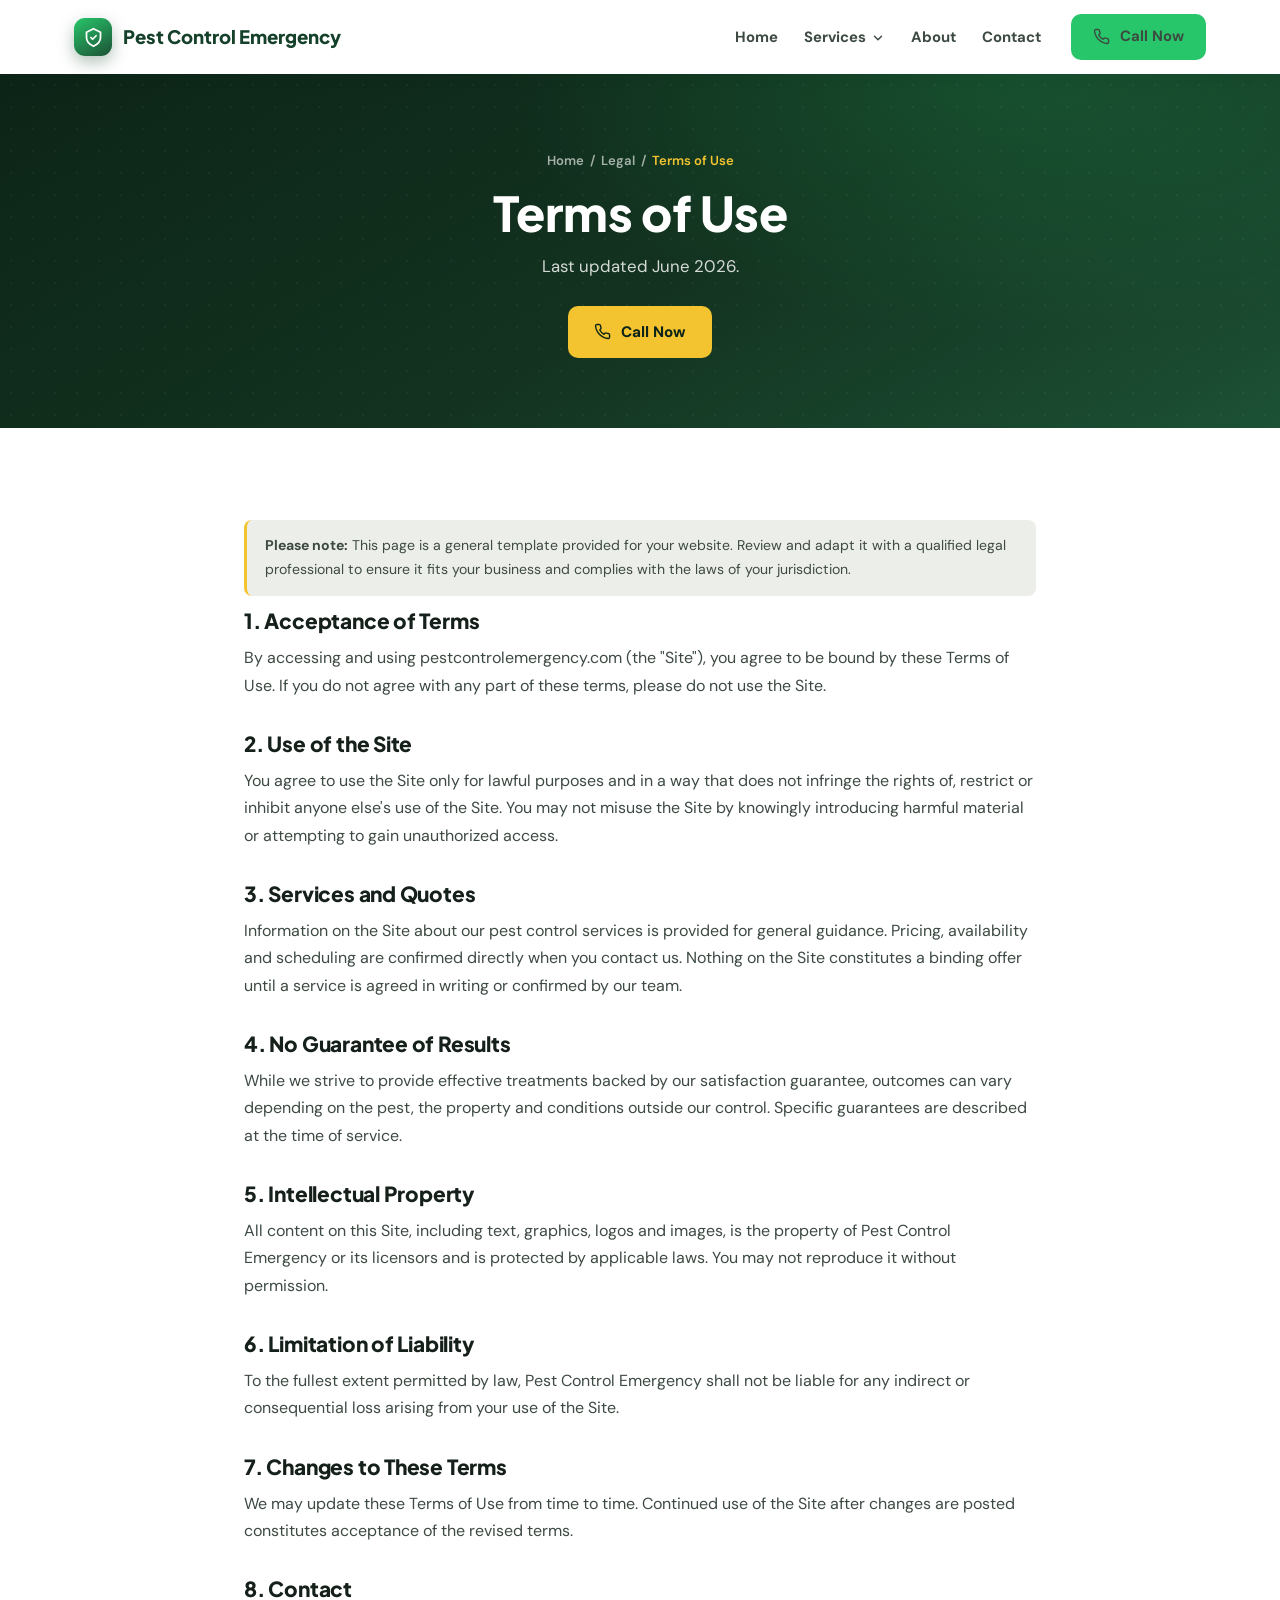
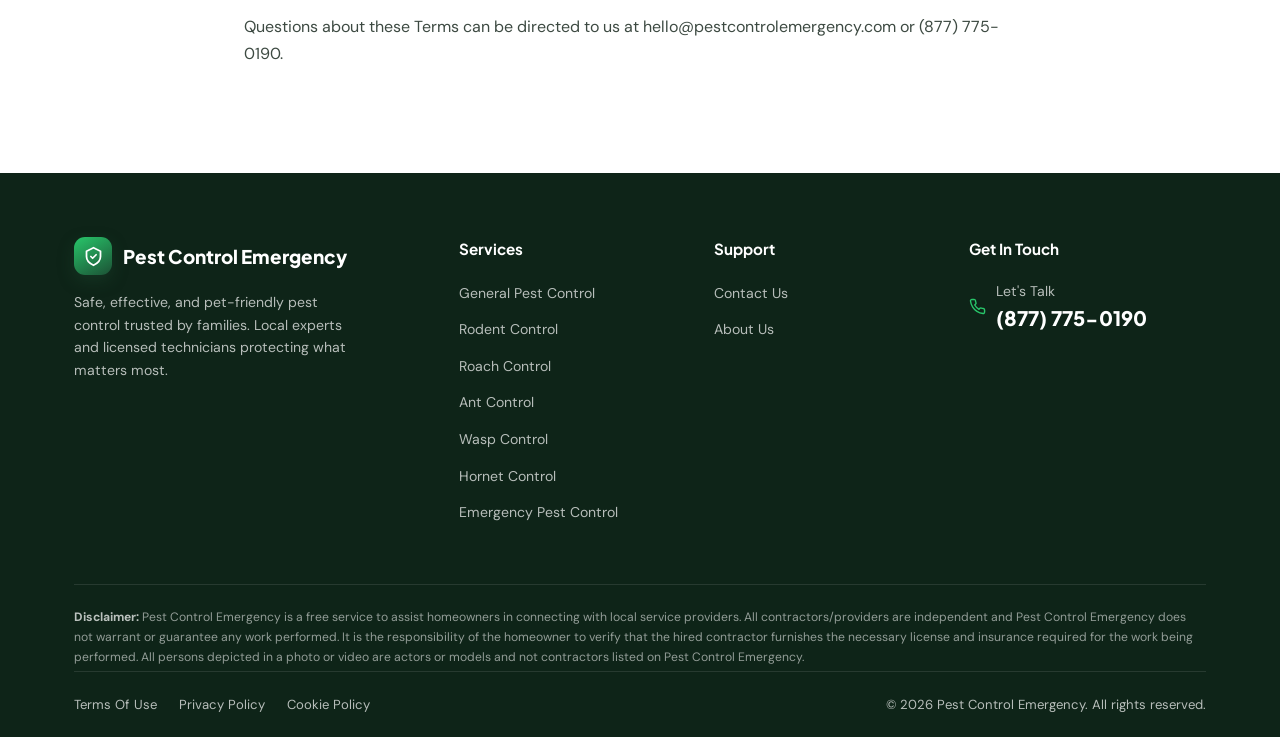
<file: terms-of-use.html>
<!DOCTYPE html>
<html lang="en">
<head>
<meta charset="UTF-8" />
<meta name="viewport" content="width=device-width, initial-scale=1.0" />
<title>Terms of Use | Pest Control Emergency</title>
<meta name="description" content="Terms of Use for Pest Control Emergency (pestcontrolemergency.com)." />
<link rel="preconnect" href="https://fonts.googleapis.com" />
<link rel="preconnect" href="https://fonts.gstatic.com" crossorigin />
<link href="https://fonts.googleapis.com/css2?family=DM+Sans:opsz,wght@9..40,400;9..40,500;9..40,600;9..40,700&family=Plus+Jakarta+Sans:wght@500;600;700;800&display=swap" rel="stylesheet" />
<link rel="stylesheet" href="css/styles.css" />
<link rel="canonical" href="https://www.pestcontrolemergency.com/terms-of-use.html" />
<meta name="robots" content="index, follow, max-image-preview:large" />
<meta name="theme-color" content="#1c5135" />
<meta name="format-detection" content="telephone=yes" />
<link rel="icon" type="image/svg+xml" href="assets/favicon.svg" />
<link rel="apple-touch-icon" href="assets/favicon.svg" />
<meta property="og:type" content="website" />
<meta property="og:site_name" content="Pest Control Emergency" />
<meta property="og:title" content="Terms of Use | Pest Control Emergency" />
<meta property="og:description" content="Terms of Use for Pest Control Emergency (pestcontrolemergency.com)." />
<meta property="og:url" content="https://www.pestcontrolemergency.com/terms-of-use.html" />
<meta property="og:image" content="https://www.pestcontrolemergency.com/assets/og-cover.jpg" />
<meta property="og:image:width" content="1200" />
<meta property="og:image:height" content="630" />
<meta name="twitter:card" content="summary_large_image" />
<meta name="twitter:title" content="Terms of Use | Pest Control Emergency" />
<meta name="twitter:description" content="Terms of Use for Pest Control Emergency (pestcontrolemergency.com)." />
<meta name="twitter:image" content="https://www.pestcontrolemergency.com/assets/og-cover.jpg" />
<script type="application/ld+json">
{
  "@context": "https://schema.org",
  "@type": "BreadcrumbList",
  "itemListElement": [
    {
      "@type": "ListItem",
      "position": 1,
      "name": "Home",
      "item": "https://www.pestcontrolemergency.com/"
    },
    {
      "@type": "ListItem",
      "position": 2,
      "name": "Legal"
    },
    {
      "@type": "ListItem",
      "position": 3,
      "name": "Terms of Use",
      "item": "https://www.pestcontrolemergency.com/terms-of-use.html"
    }
  ]
}
</script>
</head>
<body>
<a class="skip-link" href="#main">Skip to main content</a>
<!-- ============ SITE HEADER ============ -->
<header class="site-header">
  <div class="wrap">
    <a href="index.html" class="logo">
      <span class="logo-mark"><svg viewBox="0 0 24 24" fill="none" stroke="#fff" stroke-width="2" stroke-linecap="round" stroke-linejoin="round"><path d="M12 2L4 6v6c0 5 3.5 8 8 10 4.5-2 8-5 8-10V6l-8-4z"/><path d="M9 12l2 2 4-4"/></svg></span>
      <span>Pest Control Emergency</span>
    </a>
    <nav class="main-nav">
      <ul>
        <li><a href="index.html">Home</a></li>
        <li class="has-dropdown">
          <a tabindex="0" role="button" aria-haspopup="true" aria-expanded="false">Services <svg viewBox="0 0 24 24" fill="none" stroke="currentColor" stroke-width="2.5" stroke-linecap="round" stroke-linejoin="round"><path d="M6 9l6 6 6-6"/></svg></a>
          <div class="dropdown">
            <a href="general-pest-control.html"><svg viewBox="0 0 24 24" fill="none" stroke-width="2"><circle cx="12" cy="13" r="5"/><path d="M12 8V4"/></svg> General Pest Control</a>
            <a href="rodent-control.html"><svg viewBox="0 0 24 24" fill="none" stroke-width="2"><circle cx="9" cy="12" r="5"/></svg> Rodent Control</a>
            <a href="roach-control.html"><svg viewBox="0 0 24 24" fill="none" stroke-width="2"><ellipse cx="12" cy="13" rx="6" ry="7"/></svg> Roach Control</a>
            <a href="ant-control.html"><svg viewBox="0 0 24 24" fill="none" stroke-width="2"><ellipse cx="12" cy="13" rx="3" ry="5"/></svg> Ant Control</a>
            <a href="wasp-control.html"><svg viewBox="0 0 24 24" fill="none" stroke-width="2"><ellipse cx="12" cy="13" rx="3.5" ry="6"/></svg> Wasp Control</a>
            <a href="hornet-control.html"><svg viewBox="0 0 24 24" fill="none" stroke-width="2"><ellipse cx="12" cy="13" rx="4" ry="6"/></svg> Hornet Control</a>
            <a href="emergency-pest-control.html"><svg viewBox="0 0 24 24" fill="none" stroke-width="2"><circle cx="12" cy="12" r="9"/><path d="M12 8v5"/></svg> Emergency Pest Control</a>
          </div>
        </li>
        <li><a href="about-us.html">About</a></li>
        <li><a href="contact-us.html">Contact</a></li>
      </ul>
      <a href="tel:+18777750190" class="btn btn-green header-call"><svg viewBox="0 0 24 24" fill="none" stroke="currentColor" stroke-width="2" stroke-linecap="round" stroke-linejoin="round"><path d="M22 16.92v3a2 2 0 0 1-2.18 2 19.79 19.79 0 0 1-8.63-3.07 19.5 19.5 0 0 1-6-6 19.79 19.79 0 0 1-3.07-8.67A2 2 0 0 1 4.11 2h3a2 2 0 0 1 2 1.72c.13.96.36 1.9.7 2.81a2 2 0 0 1-.45 2.11L8.09 9.91a16 16 0 0 0 6 6l1.27-1.27a2 2 0 0 1 2.11-.45c.91.34 1.85.57 2.81.7A2 2 0 0 1 22 16.92z"/></svg> Call Now</a>
      <button class="nav-burger" aria-label="Menu"><span></span><span></span><span></span></button>
    </nav>
  </div>
</header>
<a id="main" tabindex="-1"></a>
<section class="subhero">
  <div class="wrap">
    <div class="breadcrumb"><a href="index.html">Home</a> &nbsp;/&nbsp; Legal &nbsp;/&nbsp; <span>Terms of Use</span></div>
    <h1>Terms of Use</h1>
    <p>Last updated June 2026.</p>
    <a href="tel:+18777750190" class="btn btn-gold"><svg viewBox="0 0 24 24" fill="none" stroke="currentColor" stroke-width="2" stroke-linecap="round" stroke-linejoin="round"><path d="M22 16.92v3a2 2 0 0 1-2.18 2 19.79 19.79 0 0 1-8.63-3.07 19.5 19.5 0 0 1-6-6 19.79 19.79 0 0 1-3.07-8.67A2 2 0 0 1 4.11 2h3a2 2 0 0 1 2 1.72c.13.96.36 1.9.7 2.81a2 2 0 0 1-.45 2.11L8.09 9.91a16 16 0 0 0 6 6l1.27-1.27a2 2 0 0 1 2.11-.45c.91.34 1.85.57 2.81.7A2 2 0 0 1 22 16.92z"/></svg> Call Now</a>
  </div>
</section>
<section class="section legal">
  <div class="wrap reveal">
    <p class="note"><strong>Please note:</strong> This page is a general template provided for your website. Review and adapt it with a qualified legal professional to ensure it fits your business and complies with the laws of your jurisdiction.</p><h2>1. Acceptance of Terms</h2><p>By accessing and using pestcontrolemergency.com (the "Site"), you agree to be bound by these Terms of Use. If you do not agree with any part of these terms, please do not use the Site.</p><h2>2. Use of the Site</h2><p>You agree to use the Site only for lawful purposes and in a way that does not infringe the rights of, restrict or inhibit anyone else's use of the Site. You may not misuse the Site by knowingly introducing harmful material or attempting to gain unauthorized access.</p><h2>3. Services and Quotes</h2><p>Information on the Site about our pest control services is provided for general guidance. Pricing, availability and scheduling are confirmed directly when you contact us. Nothing on the Site constitutes a binding offer until a service is agreed in writing or confirmed by our team.</p><h2>4. No Guarantee of Results</h2><p>While we strive to provide effective treatments backed by our satisfaction guarantee, outcomes can vary depending on the pest, the property and conditions outside our control. Specific guarantees are described at the time of service.</p><h2>5. Intellectual Property</h2><p>All content on this Site, including text, graphics, logos and images, is the property of Pest Control Emergency or its licensors and is protected by applicable laws. You may not reproduce it without permission.</p><h2>6. Limitation of Liability</h2><p>To the fullest extent permitted by law, Pest Control Emergency shall not be liable for any indirect or consequential loss arising from your use of the Site.</p><h2>7. Changes to These Terms</h2><p>We may update these Terms of Use from time to time. Continued use of the Site after changes are posted constitutes acceptance of the revised terms.</p><h2>8. Contact</h2><p>Questions about these Terms can be directed to us at hello@pestcontrolemergency.com or (877) 775-0190.</p>
  </div>
</section>
<!-- ============ FOOTER ============ -->
<footer class="footer">
  <div class="wrap">
    <div class="footer-grid">
      <div>
        <a href="index.html" class="logo">
          <span class="logo-mark"><svg viewBox="0 0 24 24" fill="none" stroke="#fff" stroke-width="2" stroke-linecap="round" stroke-linejoin="round"><path d="M12 2L4 6v6c0 5 3.5 8 8 10 4.5-2 8-5 8-10V6l-8-4z"/><path d="M9 12l2 2 4-4"/></svg></span>
          <span>Pest Control Emergency</span>
        </a>
        <p class="footer-about">Safe, effective, and pet-friendly pest control trusted by families. Local experts and licensed technicians protecting what matters most.</p>
      </div>
      <div>
        <h5>Services</h5>
        <ul>
          <li><a href="general-pest-control.html">General Pest Control</a></li>
          <li><a href="rodent-control.html">Rodent Control</a></li>
          <li><a href="roach-control.html">Roach Control</a></li>
          <li><a href="ant-control.html">Ant Control</a></li>
          <li><a href="wasp-control.html">Wasp Control</a></li>
          <li><a href="hornet-control.html">Hornet Control</a></li>
          <li><a href="emergency-pest-control.html">Emergency Pest Control</a></li>
        </ul>
      </div>
      <div>
        <h5>Support</h5>
        <ul>
          <li><a href="contact-us.html">Contact Us</a></li>
          <li><a href="about-us.html">About Us</a></li>
        </ul>
      </div>
      <div>
        <h5>Get In Touch</h5>
        <div class="contact-line">
          <svg viewBox="0 0 24 24" fill="none" stroke-width="2" stroke-linecap="round" stroke-linejoin="round"><path d="M22 16.92v3a2 2 0 0 1-2.18 2 19.79 19.79 0 0 1-8.63-3.07 19.5 19.5 0 0 1-6-6 19.79 19.79 0 0 1-3.07-8.67A2 2 0 0 1 4.11 2h3a2 2 0 0 1 2 1.72c.13.96.36 1.9.7 2.81a2 2 0 0 1-.45 2.11L8.09 9.91a16 16 0 0 0 6 6l1.27-1.27a2 2 0 0 1 2.11-.45c.91.34 1.85.57 2.81.7A2 2 0 0 1 22 16.92z"/></svg>
          <div>Let's Talk<br><a href="tel:+18777750190" class="phone">(877) 775-0190</a></div>
        </div>
      </div>
    </div>
    <div class="footer-disclaimer">
      <strong>Disclaimer:</strong> Pest Control Emergency is a free service to assist homeowners in connecting with local service providers. All contractors/providers are independent and Pest Control Emergency does not warrant or guarantee any work performed. It is the responsibility of the homeowner to verify that the hired contractor furnishes the necessary license and insurance required for the work being performed. All persons depicted in a photo or video are actors or models and not contractors listed on Pest Control Emergency.
    </div>
    <div class="footer-bottom">
      <div class="links">
        <a href="terms-of-use.html">Terms Of Use</a>
        <a href="privacy-policy.html">Privacy Policy</a>
        <a href="cookies-policy.html">Cookie Policy</a>
      </div>
      <div>© 2026 Pest Control Emergency. All rights reserved.</div>
    </div>
  </div>
</footer>
<a href="tel:+18777750190" class="mobile-call-bar" aria-label="Call Pest Control Emergency now at (877) 775-0190"><svg viewBox="0 0 24 24" fill="none" stroke="currentColor" stroke-width="2" stroke-linecap="round" stroke-linejoin="round"><path d="M22 16.92v3a2 2 0 0 1-2.18 2 19.79 19.79 0 0 1-8.63-3.07 19.5 19.5 0 0 1-6-6 19.79 19.79 0 0 1-3.07-8.67A2 2 0 0 1 4.11 2h3a2 2 0 0 1 2 1.72c.13.96.36 1.9.7 2.81a2 2 0 0 1-.45 2.11L8.09 9.91a16 16 0 0 0 6 6l1.27-1.27a2 2 0 0 1 2.11-.45c.91.34 1.85.57 2.81.7A2 2 0 0 1 22 16.92z"/></svg>Call Now — (877) 775-0190</a>
<script src="js/script.js"></script>
</body>
</html>
</file>
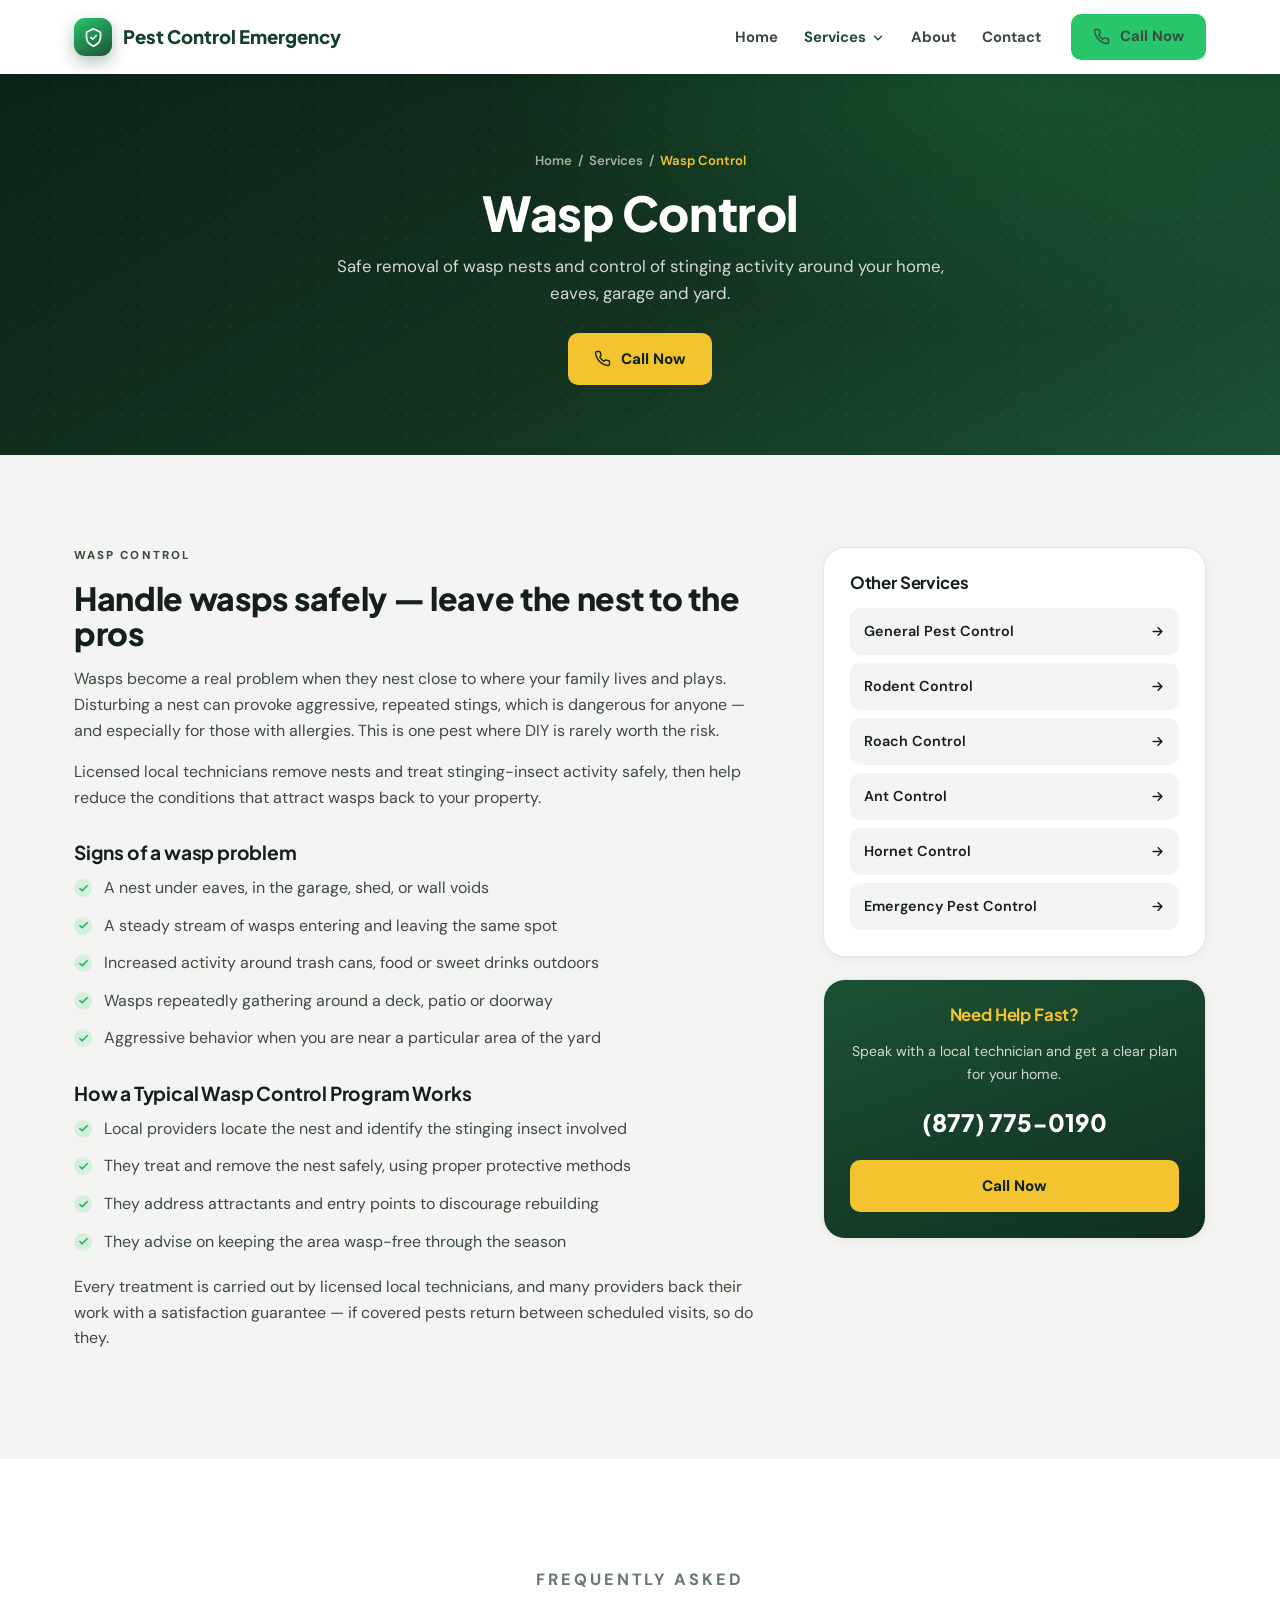
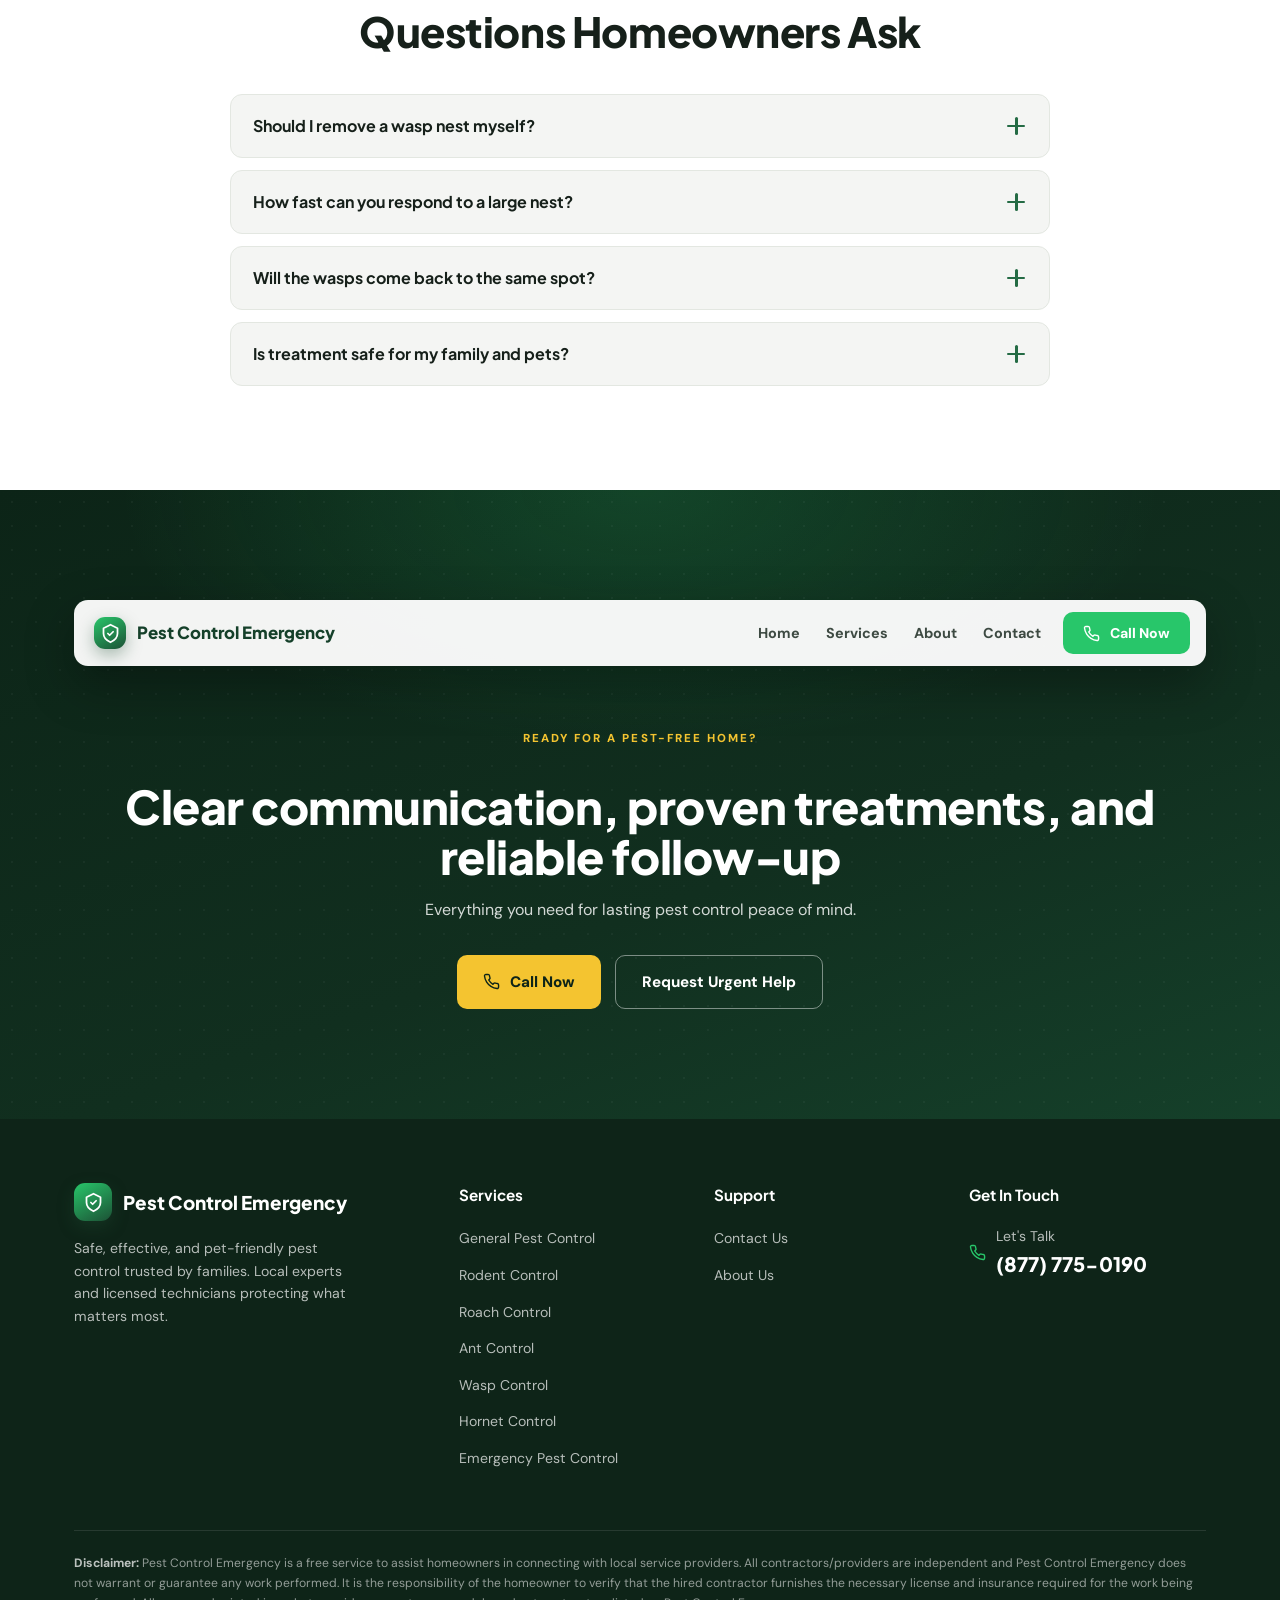
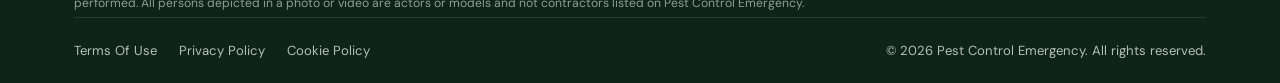
<file: wasp-control.html>
<!DOCTYPE html>
<html lang="en">
<head>
<meta charset="UTF-8" />
<meta name="viewport" content="width=device-width, initial-scale=1.0" />
<title>Wasp Control | Pest Control Emergency</title>
<meta name="description" content="Safe removal of wasp nests and control of stinging activity around your home, eaves, garage and yard." />
<link rel="preconnect" href="https://fonts.googleapis.com" />
<link rel="preconnect" href="https://fonts.gstatic.com" crossorigin />
<link href="https://fonts.googleapis.com/css2?family=DM+Sans:opsz,wght@9..40,400;9..40,500;9..40,600;9..40,700&family=Plus+Jakarta+Sans:wght@500;600;700;800&display=swap" rel="stylesheet" />
<link rel="stylesheet" href="css/styles.css" />
<link rel="canonical" href="https://www.pestcontrolemergency.com/wasp-control.html" />
<meta name="robots" content="index, follow, max-image-preview:large" />
<meta name="theme-color" content="#1c5135" />
<meta name="format-detection" content="telephone=yes" />
<link rel="icon" type="image/svg+xml" href="assets/favicon.svg" />
<link rel="apple-touch-icon" href="assets/favicon.svg" />
<meta property="og:type" content="website" />
<meta property="og:site_name" content="Pest Control Emergency" />
<meta property="og:title" content="Wasp Control | Pest Control Emergency" />
<meta property="og:description" content="Safe removal of wasp nests and control of stinging activity around your home, eaves, garage and yard." />
<meta property="og:url" content="https://www.pestcontrolemergency.com/wasp-control.html" />
<meta property="og:image" content="https://www.pestcontrolemergency.com/assets/og-cover.jpg" />
<meta property="og:image:width" content="1200" />
<meta property="og:image:height" content="630" />
<meta name="twitter:card" content="summary_large_image" />
<meta name="twitter:title" content="Wasp Control | Pest Control Emergency" />
<meta name="twitter:description" content="Safe removal of wasp nests and control of stinging activity around your home, eaves, garage and yard." />
<meta name="twitter:image" content="https://www.pestcontrolemergency.com/assets/og-cover.jpg" />
<script type="application/ld+json">
{
  "@context": "https://schema.org",
  "@type": "BreadcrumbList",
  "itemListElement": [
    {
      "@type": "ListItem",
      "position": 1,
      "name": "Home",
      "item": "https://www.pestcontrolemergency.com/"
    },
    {
      "@type": "ListItem",
      "position": 2,
      "name": "Services"
    },
    {
      "@type": "ListItem",
      "position": 3,
      "name": "Wasp Control",
      "item": "https://www.pestcontrolemergency.com/wasp-control.html"
    }
  ]
}
</script>
<script type="application/ld+json">
{
  "@context": "https://schema.org",
  "@type": "Service",
  "serviceType": "Wasp Control",
  "name": "Wasp Control",
  "description": "Safe removal of wasp nests and control of stinging activity around your home, eaves, garage and yard.",
  "url": "https://www.pestcontrolemergency.com/wasp-control.html",
  "areaServed": {
    "@type": "Country",
    "name": "United States"
  },
  "provider": {
    "@type": "LocalBusiness",
    "name": "Pest Control Emergency",
    "@id": "https://www.pestcontrolemergency.com/#business",
    "telephone": "+1-877-775-0190",
    "url": "https://www.pestcontrolemergency.com/"
  }
}
</script>
<script type="application/ld+json">
{
  "@context": "https://schema.org",
  "@type": "FAQPage",
  "mainEntity": [
    {
      "@type": "Question",
      "name": "Should I remove a wasp nest myself?",
      "acceptedAnswer": {
        "@type": "Answer",
        "text": "Local providers strongly recommend against it. Disturbed wasps can sting repeatedly and aggressively. Professional removal is far safer, especially near doorways or play areas."
      }
    },
    {
      "@type": "Question",
      "name": "How fast can you respond to a large nest?",
      "acceptedAnswer": {
        "@type": "Answer",
        "text": "Stinging-insect nests near living spaces are treated as a priority. Call us and a local provider will arrange the soonest available visit."
      }
    },
    {
      "@type": "Question",
      "name": "Will the wasps come back to the same spot?",
      "acceptedAnswer": {
        "@type": "Answer",
        "text": "Local providers treat the nest and the conditions that attracted them, which greatly reduces the chance of return. They can also advise on simple deterrents."
      }
    },
    {
      "@type": "Question",
      "name": "Is treatment safe for my family and pets?",
      "acceptedAnswer": {
        "@type": "Answer",
        "text": "Yes. Local providers use protective methods and position treatment carefully so your household stays safe before, during and after removal."
      }
    }
  ]
}
</script>
</head>
<body>
<a class="skip-link" href="#main">Skip to main content</a>
<!-- ============ SITE HEADER ============ -->
<header class="site-header">
  <div class="wrap">
    <a href="index.html" class="logo">
      <span class="logo-mark"><svg viewBox="0 0 24 24" fill="none" stroke="#fff" stroke-width="2" stroke-linecap="round" stroke-linejoin="round"><path d="M12 2L4 6v6c0 5 3.5 8 8 10 4.5-2 8-5 8-10V6l-8-4z"/><path d="M9 12l2 2 4-4"/></svg></span>
      <span>Pest Control Emergency</span>
    </a>
    <nav class="main-nav">
      <ul>
        <li><a href="index.html">Home</a></li>
        <li class="has-dropdown">
          <a class="current" tabindex="0" role="button" aria-haspopup="true" aria-expanded="false">Services <svg viewBox="0 0 24 24" fill="none" stroke="currentColor" stroke-width="2.5" stroke-linecap="round" stroke-linejoin="round"><path d="M6 9l6 6 6-6"/></svg></a>
          <div class="dropdown">
            <a href="general-pest-control.html"><svg viewBox="0 0 24 24" fill="none" stroke-width="2"><circle cx="12" cy="13" r="5"/><path d="M12 8V4"/></svg> General Pest Control</a>
            <a href="rodent-control.html"><svg viewBox="0 0 24 24" fill="none" stroke-width="2"><circle cx="9" cy="12" r="5"/></svg> Rodent Control</a>
            <a href="roach-control.html"><svg viewBox="0 0 24 24" fill="none" stroke-width="2"><ellipse cx="12" cy="13" rx="6" ry="7"/></svg> Roach Control</a>
            <a href="ant-control.html"><svg viewBox="0 0 24 24" fill="none" stroke-width="2"><ellipse cx="12" cy="13" rx="3" ry="5"/></svg> Ant Control</a>
            <a href="wasp-control.html"><svg viewBox="0 0 24 24" fill="none" stroke-width="2"><ellipse cx="12" cy="13" rx="3.5" ry="6"/></svg> Wasp Control</a>
            <a href="hornet-control.html"><svg viewBox="0 0 24 24" fill="none" stroke-width="2"><ellipse cx="12" cy="13" rx="4" ry="6"/></svg> Hornet Control</a>
            <a href="emergency-pest-control.html"><svg viewBox="0 0 24 24" fill="none" stroke-width="2"><circle cx="12" cy="12" r="9"/><path d="M12 8v5"/></svg> Emergency Pest Control</a>
          </div>
        </li>
        <li><a href="about-us.html">About</a></li>
        <li><a href="contact-us.html">Contact</a></li>
      </ul>
      <a href="tel:+18777750190" class="btn btn-green header-call"><svg viewBox="0 0 24 24" fill="none" stroke="currentColor" stroke-width="2" stroke-linecap="round" stroke-linejoin="round"><path d="M22 16.92v3a2 2 0 0 1-2.18 2 19.79 19.79 0 0 1-8.63-3.07 19.5 19.5 0 0 1-6-6 19.79 19.79 0 0 1-3.07-8.67A2 2 0 0 1 4.11 2h3a2 2 0 0 1 2 1.72c.13.96.36 1.9.7 2.81a2 2 0 0 1-.45 2.11L8.09 9.91a16 16 0 0 0 6 6l1.27-1.27a2 2 0 0 1 2.11-.45c.91.34 1.85.57 2.81.7A2 2 0 0 1 22 16.92z"/></svg> Call Now</a>
      <button class="nav-burger" aria-label="Menu"><span></span><span></span><span></span></button>
    </nav>
  </div>
</header>
<a id="main" tabindex="-1"></a>
<section class="subhero">
  <div class="wrap">
    <div class="breadcrumb"><a href="index.html">Home</a> &nbsp;/&nbsp; Services &nbsp;/&nbsp; <span>Wasp Control</span></div>
    <h1>Wasp Control</h1>
    <p>Safe removal of wasp nests and control of stinging activity around your home, eaves, garage and yard.</p>
    <a href="tel:+18777750190" class="btn btn-gold"><svg viewBox="0 0 24 24" fill="none" stroke="currentColor" stroke-width="2" stroke-linecap="round" stroke-linejoin="round"><path d="M22 16.92v3a2 2 0 0 1-2.18 2 19.79 19.79 0 0 1-8.63-3.07 19.5 19.5 0 0 1-6-6 19.79 19.79 0 0 1-3.07-8.67A2 2 0 0 1 4.11 2h3a2 2 0 0 1 2 1.72c.13.96.36 1.9.7 2.81a2 2 0 0 1-.45 2.11L8.09 9.91a16 16 0 0 0 6 6l1.27-1.27a2 2 0 0 1 2.11-.45c.91.34 1.85.57 2.81.7A2 2 0 0 1 22 16.92z"/></svg> Call Now</a>
  </div>
</section>
<section class="section detail">
  <div class="wrap detail-grid">
    <div class="prose-block reveal">
      <p class="eyebrow">Wasp Control</p>
      <h2>Handle wasps safely — leave the nest to the pros</h2>
      <p>Wasps become a real problem when they nest close to where your family lives and plays. Disturbing a nest can provoke aggressive, repeated stings, which is dangerous for anyone — and especially for those with allergies. This is one pest where DIY is rarely worth the risk.</p><p>Licensed local technicians remove nests and treat stinging-insect activity safely, then help reduce the conditions that attract wasps back to your property.</p>
      <h3>Signs of a wasp problem</h3>
      <ul>
        <li>A nest under eaves, in the garage, shed, or wall voids</li>
        <li>A steady stream of wasps entering and leaving the same spot</li>
        <li>Increased activity around trash cans, food or sweet drinks outdoors</li>
        <li>Wasps repeatedly gathering around a deck, patio or doorway</li>
        <li>Aggressive behavior when you are near a particular area of the yard</li>
      </ul>
      <h3>How a Typical Wasp Control Program Works</h3>
      <ul>
        <li>Local providers locate the nest and identify the stinging insect involved</li>
        <li>They treat and remove the nest safely, using proper protective methods</li>
        <li>They address attractants and entry points to discourage rebuilding</li>
        <li>They advise on keeping the area wasp-free through the season</li>
      </ul>
      <p>Every treatment is carried out by licensed local technicians, and many providers back their work with a satisfaction guarantee — if covered pests return between scheduled visits, so do they.</p>
    </div>

    <aside>
      <div class="detail-card">
        <h4>Other Services</h4>
        <ul class="side-links">
        <li><a href="general-pest-control.html">General Pest Control <svg viewBox="0 0 24 24" fill="none" stroke="currentColor" stroke-width="2.5" stroke-linecap="round" stroke-linejoin="round"><path d="M5 12h14M13 6l6 6-6 6"/></svg></a></li>
        <li><a href="rodent-control.html">Rodent Control <svg viewBox="0 0 24 24" fill="none" stroke="currentColor" stroke-width="2.5" stroke-linecap="round" stroke-linejoin="round"><path d="M5 12h14M13 6l6 6-6 6"/></svg></a></li>
        <li><a href="roach-control.html">Roach Control <svg viewBox="0 0 24 24" fill="none" stroke="currentColor" stroke-width="2.5" stroke-linecap="round" stroke-linejoin="round"><path d="M5 12h14M13 6l6 6-6 6"/></svg></a></li>
        <li><a href="ant-control.html">Ant Control <svg viewBox="0 0 24 24" fill="none" stroke="currentColor" stroke-width="2.5" stroke-linecap="round" stroke-linejoin="round"><path d="M5 12h14M13 6l6 6-6 6"/></svg></a></li>
        <li><a href="hornet-control.html">Hornet Control <svg viewBox="0 0 24 24" fill="none" stroke="currentColor" stroke-width="2.5" stroke-linecap="round" stroke-linejoin="round"><path d="M5 12h14M13 6l6 6-6 6"/></svg></a></li>
        <li><a href="emergency-pest-control.html">Emergency Pest Control <svg viewBox="0 0 24 24" fill="none" stroke="currentColor" stroke-width="2.5" stroke-linecap="round" stroke-linejoin="round"><path d="M5 12h14M13 6l6 6-6 6"/></svg></a></li>
        </ul>
      </div>
      <div class="detail-card call-card">
        <h4>Need Help Fast?</h4>
        <p>Speak with a local technician and get a clear plan for your home.</p>
        <span class="phone-lg">(877) 775-0190</span>
        <a href="tel:+18777750190" class="btn btn-gold" style="width:100%;justify-content:center;">Call Now</a>
      </div>
    </aside>
  </div>
</section>

<section class="section faq">
  <div class="wrap">
    <div class="section-head center reveal">
      <p class="eyebrow">Frequently Asked</p>
      <h2>Questions Homeowners Ask</h2>
    </div>
    <div class="faq-list reveal">
      <div class="faq-item">
        <button class="faq-q">Should I remove a wasp nest myself?<span class="pm"></span></button>
        <div class="faq-a"><p>Local providers strongly recommend against it. Disturbed wasps can sting repeatedly and aggressively. Professional removal is far safer, especially near doorways or play areas.</p></div>
      </div>
      <div class="faq-item">
        <button class="faq-q">How fast can you respond to a large nest?<span class="pm"></span></button>
        <div class="faq-a"><p>Stinging-insect nests near living spaces are treated as a priority. Call us and a local provider will arrange the soonest available visit.</p></div>
      </div>
      <div class="faq-item">
        <button class="faq-q">Will the wasps come back to the same spot?<span class="pm"></span></button>
        <div class="faq-a"><p>Local providers treat the nest and the conditions that attracted them, which greatly reduces the chance of return. They can also advise on simple deterrents.</p></div>
      </div>
      <div class="faq-item">
        <button class="faq-q">Is treatment safe for my family and pets?<span class="pm"></span></button>
        <div class="faq-a"><p>Yes. Local providers use protective methods and position treatment carefully so your household stays safe before, during and after removal.</p></div>
      </div>
    </div>
  </div>
</section>
<!-- ============ CTA ============ -->
<section class="cta" id="contact">
  <div class="wrap">
    <div class="cta-nav reveal">
      <a href="index.html" class="logo">
        <span class="logo-mark"><svg viewBox="0 0 24 24" fill="none" stroke="#fff" stroke-width="2" stroke-linecap="round" stroke-linejoin="round"><path d="M12 2L4 6v6c0 5 3.5 8 8 10 4.5-2 8-5 8-10V6l-8-4z"/><path d="M9 12l2 2 4-4"/></svg></span>
        <span>Pest Control Emergency</span>
      </a>
      <div class="cta-nav-right">
        <ul class="cta-nav-links">
          <li><a href="index.html">Home</a></li>
          <li><a href="general-pest-control.html">Services</a></li>
          <li><a href="about-us.html">About</a></li>
          <li><a href="contact-us.html">Contact</a></li>
        </ul>
        <a href="tel:+18777750190" class="btn btn-green">
          <svg viewBox="0 0 24 24" fill="none" stroke="currentColor" stroke-width="2" stroke-linecap="round" stroke-linejoin="round"><path d="M22 16.92v3a2 2 0 0 1-2.18 2 19.79 19.79 0 0 1-8.63-3.07 19.5 19.5 0 0 1-6-6 19.79 19.79 0 0 1-3.07-8.67A2 2 0 0 1 4.11 2h3a2 2 0 0 1 2 1.72c.13.96.36 1.9.7 2.81a2 2 0 0 1-.45 2.11L8.09 9.91a16 16 0 0 0 6 6l1.27-1.27a2 2 0 0 1 2.11-.45c.91.34 1.85.57 2.81.7A2 2 0 0 1 22 16.92z"/></svg>
          Call Now
        </a>
      </div>
    </div>
    <p class="eyebrow reveal">Ready For A Pest-Free Home?</p>
    <h2 class="reveal d1">Clear communication, proven treatments, and reliable follow-up</h2>
    <p class="reveal d1">Everything you need for lasting pest control peace of mind.</p>
    <div class="cta-btns reveal d2">
      <a href="tel:+18777750190" class="btn btn-gold">
        <svg viewBox="0 0 24 24" fill="none" stroke="currentColor" stroke-width="2" stroke-linecap="round" stroke-linejoin="round"><path d="M22 16.92v3a2 2 0 0 1-2.18 2 19.79 19.79 0 0 1-8.63-3.07 19.5 19.5 0 0 1-6-6 19.79 19.79 0 0 1-3.07-8.67A2 2 0 0 1 4.11 2h3a2 2 0 0 1 2 1.72c.13.96.36 1.9.7 2.81a2 2 0 0 1-.45 2.11L8.09 9.91a16 16 0 0 0 6 6l1.27-1.27a2 2 0 0 1 2.11-.45c.91.34 1.85.57 2.81.7A2 2 0 0 1 22 16.92z"/></svg>
        Call Now
      </a>
      <a href="tel:+18777750190" class="btn btn-ghost">Request Urgent Help</a>
    </div>
  </div>
</section>
<!-- ============ FOOTER ============ -->
<footer class="footer">
  <div class="wrap">
    <div class="footer-grid">
      <div>
        <a href="index.html" class="logo">
          <span class="logo-mark"><svg viewBox="0 0 24 24" fill="none" stroke="#fff" stroke-width="2" stroke-linecap="round" stroke-linejoin="round"><path d="M12 2L4 6v6c0 5 3.5 8 8 10 4.5-2 8-5 8-10V6l-8-4z"/><path d="M9 12l2 2 4-4"/></svg></span>
          <span>Pest Control Emergency</span>
        </a>
        <p class="footer-about">Safe, effective, and pet-friendly pest control trusted by families. Local experts and licensed technicians protecting what matters most.</p>
      </div>
      <div>
        <h5>Services</h5>
        <ul>
          <li><a href="general-pest-control.html">General Pest Control</a></li>
          <li><a href="rodent-control.html">Rodent Control</a></li>
          <li><a href="roach-control.html">Roach Control</a></li>
          <li><a href="ant-control.html">Ant Control</a></li>
          <li><a href="wasp-control.html">Wasp Control</a></li>
          <li><a href="hornet-control.html">Hornet Control</a></li>
          <li><a href="emergency-pest-control.html">Emergency Pest Control</a></li>
        </ul>
      </div>
      <div>
        <h5>Support</h5>
        <ul>
          <li><a href="contact-us.html">Contact Us</a></li>
          <li><a href="about-us.html">About Us</a></li>
        </ul>
      </div>
      <div>
        <h5>Get In Touch</h5>
        <div class="contact-line">
          <svg viewBox="0 0 24 24" fill="none" stroke-width="2" stroke-linecap="round" stroke-linejoin="round"><path d="M22 16.92v3a2 2 0 0 1-2.18 2 19.79 19.79 0 0 1-8.63-3.07 19.5 19.5 0 0 1-6-6 19.79 19.79 0 0 1-3.07-8.67A2 2 0 0 1 4.11 2h3a2 2 0 0 1 2 1.72c.13.96.36 1.9.7 2.81a2 2 0 0 1-.45 2.11L8.09 9.91a16 16 0 0 0 6 6l1.27-1.27a2 2 0 0 1 2.11-.45c.91.34 1.85.57 2.81.7A2 2 0 0 1 22 16.92z"/></svg>
          <div>Let's Talk<br><a href="tel:+18777750190" class="phone">(877) 775-0190</a></div>
        </div>
      </div>
    </div>
    <div class="footer-disclaimer">
      <strong>Disclaimer:</strong> Pest Control Emergency is a free service to assist homeowners in connecting with local service providers. All contractors/providers are independent and Pest Control Emergency does not warrant or guarantee any work performed. It is the responsibility of the homeowner to verify that the hired contractor furnishes the necessary license and insurance required for the work being performed. All persons depicted in a photo or video are actors or models and not contractors listed on Pest Control Emergency.
    </div>
    <div class="footer-bottom">
      <div class="links">
        <a href="terms-of-use.html">Terms Of Use</a>
        <a href="privacy-policy.html">Privacy Policy</a>
        <a href="cookies-policy.html">Cookie Policy</a>
      </div>
      <div>© 2026 Pest Control Emergency. All rights reserved.</div>
    </div>
  </div>
</footer>
<a href="tel:+18777750190" class="mobile-call-bar" aria-label="Call Pest Control Emergency now at (877) 775-0190"><svg viewBox="0 0 24 24" fill="none" stroke="currentColor" stroke-width="2" stroke-linecap="round" stroke-linejoin="round"><path d="M22 16.92v3a2 2 0 0 1-2.18 2 19.79 19.79 0 0 1-8.63-3.07 19.5 19.5 0 0 1-6-6 19.79 19.79 0 0 1-3.07-8.67A2 2 0 0 1 4.11 2h3a2 2 0 0 1 2 1.72c.13.96.36 1.9.7 2.81a2 2 0 0 1-.45 2.11L8.09 9.91a16 16 0 0 0 6 6l1.27-1.27a2 2 0 0 1 2.11-.45c.91.34 1.85.57 2.81.7A2 2 0 0 1 22 16.92z"/></svg>Call Now — (877) 775-0190</a>
<script src="js/script.js"></script>
</body>
</html>
</file>
<file: css/styles.css>
/* =========================================================
   Pest Control Emergency — Stylesheet
   Brand: green + gold, clean & trustworthy
   ========================================================= */

:root {
  /* Greens */
  --green-950: #0e2418;
  --green-900: #112f1f;
  --green-800: #15402a;
  --green-700: #1c5135;
  --green-600: #246b44;
  --green-500: #2f8f57;
  --bright-500: #28c66a;
  --bright-600: #20b25e;
  --eyebrow: #2f9e5d;

  /* Gold */
  --gold: #f4c430;
  --gold-600: #e3b223;

  /* Neutrals */
  --bg: #f4f5f3;
  --bg-2: #eceeea;
  --surface: #ffffff;
  --ink: #16201a;
  --ink-2: #3d4a42;
  --muted: #6b7a70;
  --line: #e3e7e1;

  --radius: 14px;
  --radius-lg: 22px;
  --shadow-sm: 0 2px 8px rgba(20, 51, 31, .06);
  --shadow: 0 14px 40px rgba(16, 46, 28, .10);
  --shadow-lg: 0 30px 70px rgba(16, 46, 28, .16);

  --maxw: 1180px;
  --font-display: "Plus Jakarta Sans", system-ui, sans-serif;
  --font-body: "DM Sans", system-ui, sans-serif;
}

* { box-sizing: border-box; margin: 0; padding: 0; }

html { scroll-behavior: smooth; scroll-padding-top: 90px; }

body {
  font-family: var(--font-body);
  color: var(--ink);
  background: var(--bg);
  line-height: 1.6;
  -webkit-font-smoothing: antialiased;
  overflow-x: hidden;
}

img { max-width: 100%; display: block; }
a { color: inherit; text-decoration: none; }

.wrap { width: 100%; max-width: var(--maxw); margin: 0 auto; padding: 0 24px; }

.eyebrow {
  font-family: var(--font-body);
  font-weight: 800;
  font-size: .72rem;
  letter-spacing: .18em;
  text-transform: uppercase;
  color: var(--eyebrow);
  margin-bottom: 16px;
}

h1, h2, h3, h4 { font-family: var(--font-display); line-height: 1.08; letter-spacing: -.01em; }

.section { padding: 92px 0; }

/* ---------- Buttons ---------- */
.btn {
  display: inline-flex; align-items: center; gap: 10px;
  font-family: var(--font-body); font-weight: 800; font-size: .95rem;
  padding: 14px 26px; border-radius: 10px; border: none; cursor: pointer;
  transition: transform .2s ease, box-shadow .2s ease, background .2s ease;
  white-space: nowrap;
}
.btn svg { width: 17px; height: 17px; }
.btn-gold { background: var(--gold); color: var(--green-950); }
.btn-gold:hover { background: var(--gold-600); transform: translateY(-2px); box-shadow: 0 12px 26px rgba(244,196,48,.4); }
.btn-green { background: var(--bright-500); color: #fff; }
.btn-green:hover { background: var(--bright-600); transform: translateY(-2px); box-shadow: 0 12px 26px rgba(40,198,106,.35); }
.btn-dark { background: var(--green-700); color: #fff; }
.btn-dark:hover { background: var(--green-600); transform: translateY(-2px); }
.btn-ghost { background: transparent; color: #fff; border: 1.5px solid rgba(255,255,255,.45); }
.btn-ghost:hover { background: rgba(255,255,255,.12); transform: translateY(-2px); }

/* ---------- Header ---------- */
.header {
  position: fixed; top: 0; left: 0; right: 0; z-index: 100;
  padding: 18px 0; transition: background .35s ease, padding .35s ease, box-shadow .35s ease;
}
.header.scrolled {
  background: rgba(255,255,255,.92);
  backdrop-filter: blur(12px);
  box-shadow: 0 6px 24px rgba(16,46,28,.08);
  padding: 12px 0;
}
.header .wrap { display: flex; align-items: center; justify-content: space-between; gap: 24px; }

.logo { display: flex; align-items: center; gap: 11px; font-family: var(--font-display); font-weight: 800; font-size: 1.18rem; color: #fff; transition: color .35s ease; }
.header.scrolled .logo { color: var(--green-800); }
.logo-mark {
  width: 38px; height: 38px; border-radius: 11px; flex: none;
  background: linear-gradient(150deg, var(--bright-500), var(--green-700));
  display: grid; place-items: center; box-shadow: 0 6px 16px rgba(31,81,53,.35);
}
.logo-mark svg { width: 21px; height: 21px; }
.logo small { display: block; font-family: var(--font-body); font-weight: 600; font-size: .62rem; letter-spacing: .12em; text-transform: uppercase; opacity: .7; }

.nav { display: flex; align-items: center; gap: 30px; }
.nav-links { display: flex; gap: 28px; list-style: none; }
.nav-links a { font-weight: 700; font-size: .92rem; color: rgba(255,255,255,.9); transition: color .25s ease; position: relative; }
.nav-links a::after { content: ""; position: absolute; left: 0; bottom: -5px; width: 0; height: 2px; background: var(--gold); transition: width .25s ease; }
.nav-links a:hover::after { width: 100%; }
.header.scrolled .nav-links a { color: var(--ink-2); }
.header.scrolled .nav-links a:hover { color: var(--green-700); }

.nav-call { padding: 11px 22px; font-size: .9rem; }

.burger { display: none; background: none; border: none; cursor: pointer; flex-direction: column; gap: 5px; padding: 8px; }
.burger span { width: 24px; height: 2.5px; background: #fff; border-radius: 3px; transition: .3s; }
.header.scrolled .burger span { background: var(--green-800); }

/* ---------- Hero ---------- */
.hero {
  position: relative; min-height: 560px; display: flex; align-items: center;
  padding: 64px 0; overflow: hidden; background: #0e2418;
}
.hero-media { position: absolute; inset: 0; z-index: 0; }
.hero-media img, .hero-media svg {
  position: absolute; inset: 0; width: 100%; height: 100%; object-fit: cover;
}
.hero-media img { z-index: 1; } /* real photo sits over the illustration when present */
/* readability gradient over the left where the card sits */
.hero-overlay {
  position: absolute; inset: 0; z-index: 2;
  background: linear-gradient(100deg,
    rgba(11,30,19,.92) 0%, rgba(11,30,19,.66) 32%,
    rgba(11,30,19,.22) 52%, rgba(11,30,19,0) 70%);
}
.hero .wrap { position: relative; z-index: 3; }

.hero-card {
  position: relative; max-width: 500px;
  background: linear-gradient(160deg, rgba(24,64,42,.5), rgba(11,30,19,.38));
  border: 1.5px solid rgba(244,196,48,.55);
  backdrop-filter: blur(4px);
  border-radius: var(--radius-lg);
  padding: 38px;
  box-shadow: var(--shadow-lg);
  color: #fff;
}
/* inner gold frame line to match the design */
.hero-card::before {
  content: ""; position: absolute; inset: 10px; border: 1px solid rgba(244,196,48,.28);
  border-radius: 15px; pointer-events: none;
}
.hero-brand { display: flex; align-items: center; gap: 9px; font-family: var(--font-display); font-weight: 800; margin-bottom: 26px; font-size: 1.02rem; }
.hero-brand .dot { color: var(--gold); }
.hero h1 { font-size: clamp(2.1rem, 5vw, 3.05rem); font-weight: 800; margin-bottom: 16px; }
.hero h1 .accent { color: var(--gold); font-style: italic; }
.hero p.lede { color: rgba(255,255,255,.82); font-size: 1.02rem; margin-bottom: 26px; max-width: 420px; }

.hero-feats { display: flex; gap: 26px; flex-wrap: wrap; margin-bottom: 30px; }
.hero-feat { display: flex; flex-direction: column; align-items: center; gap: 8px; text-align: center; }
.hero-feat .ic { width: 40px; height: 40px; border-radius: 50%; background: rgba(255,255,255,.1); display: grid; place-items: center; }
.hero-feat .ic svg { width: 19px; height: 19px; stroke: var(--gold); }
.hero-feat span { font-size: .76rem; font-weight: 700; color: rgba(255,255,255,.85); max-width: 90px; }

/* ---------- Section heads ---------- */
.section-head { max-width: 620px; }
.section-head.center { margin: 0 auto; text-align: center; }
.section-head h2 { font-size: clamp(1.9rem, 4vw, 2.6rem); font-weight: 800; color: var(--ink); }
.section-head p { color: var(--muted); margin-top: 16px; font-size: 1.02rem; }

/* ---------- Services ---------- */
.services { background: var(--bg); }
.services-grid { display: grid; grid-template-columns: 1fr 1.15fr; gap: 56px; align-items: center; }
.services-intro h2 { font-size: clamp(1.9rem, 3.6vw, 2.5rem); font-weight: 800; }
.services-intro p { color: var(--muted); margin: 18px 0 28px; }

.cards { display: grid; grid-template-columns: 1fr 1fr; gap: 16px; }
.card {
  background: var(--surface); border: 1px solid var(--line); border-radius: var(--radius);
  padding: 22px; box-shadow: var(--shadow-sm); transition: transform .25s ease, box-shadow .25s ease, border-color .25s ease;
}
.card:hover { transform: translateY(-5px); box-shadow: var(--shadow); border-color: var(--bright-500); }
.card.active { border-color: var(--bright-500); box-shadow: 0 12px 30px rgba(40,198,106,.16); }
.card.active .ic { background: rgba(40,198,106,.12); }
.card .ic { width: 44px; height: 44px; border-radius: 11px; background: var(--bg-2); display: grid; place-items: center; margin-bottom: 14px; }
.card .ic svg { width: 22px; height: 22px; stroke: var(--green-600); }
.card h3 { font-size: 1.02rem; font-weight: 800; margin-bottom: 8px; }
.card p { font-size: .85rem; color: var(--muted); line-height: 1.55; }
.card.wide { grid-column: 1 / -1; }

/* ---------- Approach / Process ---------- */
.approach { background: var(--surface); }
.flow { margin-top: 56px; background: linear-gradient(180deg, #f3f7f3, #eef3ee); border-radius: var(--radius-lg); padding: 48px; position: relative; }
.flow-grid { display: grid; grid-template-columns: 1fr 1fr; gap: 30px 90px; position: relative; }
.step {
  position: relative; border-radius: var(--radius); padding: 22px 24px; color: #fff;
  box-shadow: 0 14px 30px rgba(20,64,42,.22);
}
.step.left { background: var(--green-700); }
.step.right { background: var(--green-800); }
.step h4 { color: var(--gold); font-size: 1.02rem; font-weight: 800; margin-bottom: 8px; }
.step p { font-size: .85rem; color: rgba(255,255,255,.82); line-height: 1.5; }
/* vertical connector */
.flow-grid::before {
  content: ""; position: absolute; left: 50%; top: 30px; bottom: 30px; width: 2px;
  background: var(--gold); transform: translateX(-50%); opacity: .55;
}
.step::after { content: ""; position: absolute; top: 50%; width: 42px; height: 2px; background: var(--gold); opacity: .55; }
.step.left::after { right: -67px; }
.step.right::after { left: -67px; }

/* ---------- Stats ---------- */
.stats-wrap { background: var(--surface); padding-bottom: 0; }
.stats {
  background: var(--surface); border: 1px solid var(--line); border-radius: var(--radius-lg);
  box-shadow: var(--shadow); display: grid; grid-template-columns: repeat(4,1fr);
  text-align: center; padding: 34px 20px; margin-top: -10px;
}
.stat { padding: 6px 12px; border-right: 1px solid var(--line); }
.stat:last-child { border-right: none; }
.stat .num { font-family: var(--font-display); font-weight: 800; font-size: 1.85rem; color: var(--green-600); }
.stat .lab { font-size: .82rem; color: var(--muted); font-weight: 600; margin-top: 4px; }

/* ---------- Why / Clear not stressful ---------- */
.why { background: var(--bg); }
.why-grid { display: grid; grid-template-columns: 1.05fr .95fr; gap: 60px; align-items: center; }
.why h2 { font-size: clamp(1.9rem, 3.8vw, 2.5rem); font-weight: 800; }
.why .why-lede { color: var(--muted); margin: 18px 0 26px; }
.checks { display: grid; grid-template-columns: 1fr 1fr; gap: 14px 24px; margin-bottom: 30px; }
.check { display: flex; align-items: center; gap: 10px; font-weight: 600; font-size: .92rem; color: var(--ink-2); }
.check .tick { width: 22px; height: 22px; border-radius: 50%; background: rgba(40,198,106,.15); display: grid; place-items: center; flex: none; }
.check .tick svg { width: 13px; height: 13px; stroke: var(--bright-600); }

.why-visual { position: relative; display: flex; flex-direction: column; align-items: center; padding-top: 40px; }
.badge {
  position: absolute; top: 0; right: 0; z-index: 4;
  width: 150px; height: 150px; flex: none;
  filter: drop-shadow(0 18px 40px rgba(31,81,53,.4));
}
.badge svg { width: 100%; height: 100%; display: block; }
.guarantee-card {
  width: 100%; max-width: 420px; margin-top: 70px; align-self: flex-end;
  background: var(--green-800); color: #fff;
  border-radius: var(--radius-lg); padding: 40px 30px 30px; box-shadow: var(--shadow-lg);
}
.guarantee-card h4 { color: var(--gold); font-size: 1.1rem; margin-bottom: 10px; }
.guarantee-card p { font-size: .85rem; color: rgba(255,255,255,.82); }
.guarantee-card .face { width: 40px; height: 40px; border-radius: 50%; background: var(--gold); display: grid; place-items: center; margin-top: 18px; font-weight: 800; color: var(--green-900); }

/* ---------- About ---------- */
.about { background: var(--surface); }
.about-grid { display: grid; grid-template-columns: 1.05fr .95fr; gap: 60px; align-items: center; }
.about h2 { font-size: clamp(1.9rem, 3.8vw, 2.5rem); font-weight: 800; margin-bottom: 30px; }
.feature-grid { display: grid; grid-template-columns: 1fr 1fr; gap: 26px 30px; }
.feature .ic { width: 34px; height: 34px; border-radius: 9px; background: rgba(40,198,106,.12); display: grid; place-items: center; margin-bottom: 12px; }
.feature .ic svg { width: 18px; height: 18px; stroke: var(--green-600); }
.feature h3 { font-size: 1rem; font-weight: 800; margin-bottom: 7px; }
.feature p { font-size: .85rem; color: var(--muted); line-height: 1.55; }

.about-photo {
  border-radius: var(--radius-lg); overflow: hidden; min-height: 440px; position: relative;
  box-shadow: var(--shadow-lg);
}
.about-photo svg { position: absolute; inset: 0; width: 100%; height: 100%; }
.about-photo img { width: 100%; height: 100%; object-fit: cover; position: absolute; inset: 0; z-index: 2; }
.photo-ph { text-align: center; padding: 30px; }
.photo-ph svg { width: 54px; height: 54px; stroke: rgba(255,255,255,.6); margin: 0 auto 12px; }
.photo-ph span { font-size: .82rem; font-weight: 600; }

/* ---------- Testimonials ---------- */
.testi { background: var(--bg); }
.testi-head { display: flex; justify-content: space-between; align-items: flex-end; gap: 24px; margin-bottom: 44px; }
.testi-head h2 { font-size: clamp(1.8rem, 3.6vw, 2.4rem); font-weight: 800; }
.testi-grid { display: grid; grid-template-columns: repeat(3,1fr); gap: 22px; }
.testi-card { background: var(--surface); border: 1px solid var(--line); border-radius: var(--radius); padding: 28px; box-shadow: var(--shadow-sm); transition: transform .25s ease, box-shadow .25s ease; }
.testi-card:hover { transform: translateY(-5px); box-shadow: var(--shadow); }
.testi-card .stars { color: var(--gold); letter-spacing: 2px; margin-bottom: 14px; }
.testi-card .quote { font-size: .92rem; color: var(--ink-2); line-height: 1.65; margin-bottom: 20px; }
.testi-author { display: flex; align-items: center; gap: 12px; }
.avatar { width: 42px; height: 42px; border-radius: 50%; background: linear-gradient(135deg, var(--bright-500), var(--green-700)); display: grid; place-items: center; color: #fff; font-weight: 800; flex: none; }
.testi-author b { font-size: .9rem; display: block; }
.testi-author small { font-size: .76rem; color: var(--muted); }

/* ---------- Areas ---------- */
.areas { background: var(--surface); }
.areas .eyebrow { text-align: center; }
.tabs { display: flex; flex-wrap: wrap; justify-content: center; gap: 8px; border-bottom: 1px solid var(--line); padding-bottom: 0; margin: 8px auto 0; max-width: 860px; }
.tab {
  background: none; border: none; cursor: pointer; font-family: var(--font-body);
  font-weight: 800; font-size: .82rem; letter-spacing: .06em; text-transform: uppercase;
  color: var(--muted); padding: 14px 18px; border-bottom: 3px solid transparent; transition: .2s;
}
.tab:hover { color: var(--green-700); }
.tab.active { color: var(--green-700); border-bottom-color: var(--green-600); }
.tab-panel { display: none; max-width: 860px; margin: 36px auto 0; }
.tab-panel.active { display: block; }
.tab-panel .grid { display: grid; grid-template-columns: repeat(3,1fr); gap: 14px 30px; }
.area-item { display: flex; align-items: center; gap: 10px; font-weight: 600; color: var(--ink-2); font-size: .95rem; }
.area-item svg { width: 16px; height: 16px; stroke: var(--bright-600); flex: none; }

/* ---------- CTA ---------- */
.cta {
  position: relative; padding: 110px 0; text-align: center; color: #fff;
  background:
    radial-gradient(800px 400px at 50% 0%, rgba(40,198,106,.18), transparent 65%),
    linear-gradient(160deg, #0c2417, #112f1f 60%, #15402a);
  overflow: hidden;
}
.cta::before { content: ""; position: absolute; inset: 0; background-image: radial-gradient(rgba(255,255,255,.04) 1px, transparent 1px); background-size: 24px 24px; }
.cta .wrap { position: relative; z-index: 2; }
.cta-nav {
  display: flex; align-items: center; justify-content: space-between; gap: 22px;
  background: rgba(255,255,255,.95); border-radius: 14px; padding: 12px 16px 12px 20px;
  box-shadow: 0 18px 50px rgba(0,0,0,.3); margin-bottom: 64px;
}
.cta-nav .logo { color: var(--green-800); font-size: 1.05rem; }
.cta-nav .logo .logo-mark { width: 32px; height: 32px; }
.cta-nav-links { display: flex; align-items: center; gap: 26px; list-style: none; }
.cta-nav-links a { color: var(--ink-2); font-weight: 700; font-size: .9rem; }
.cta-nav-links a:hover { color: var(--green-700); }
.cta-nav-right { display: flex; align-items: center; gap: 22px; }
.cta-nav .btn { padding: 10px 20px; font-size: .88rem; }
.cta .eyebrow { color: var(--gold); text-align: center; }
.cta h2 { font-size: clamp(2rem, 4.5vw, 2.9rem); font-weight: 800; margin-bottom: 16px; }
.cta p { color: rgba(255,255,255,.82); max-width: 540px; margin: 0 auto 32px; }
.cta-btns { display: flex; gap: 14px; justify-content: center; flex-wrap: wrap; }

/* ---------- Footer ---------- */
.footer { background: var(--green-950); color: rgba(255,255,255,.7); padding: 64px 0 0; }
.footer-grid { display: grid; grid-template-columns: 1.6fr 1fr 1fr 1.1fr; gap: 40px; padding-bottom: 48px; }
.footer .logo { color: #fff; margin-bottom: 16px; }
.footer-about { font-size: .88rem; line-height: 1.6; max-width: 280px; }
.footer h5 { color: #fff; font-family: var(--font-display); font-weight: 700; font-size: .95rem; margin-bottom: 18px; }
.footer ul { list-style: none; }
.footer ul li { margin-bottom: 11px; }
.footer ul a { font-size: .88rem; transition: color .2s; }
.footer ul a:hover { color: var(--gold); }
.footer .contact-line { display: flex; align-items: center; gap: 10px; margin-bottom: 12px; font-size: .88rem; }
.footer .contact-line svg { width: 17px; height: 17px; stroke: var(--bright-500); flex: none; }
.footer .phone { font-family: var(--font-display); font-weight: 800; font-size: 1.25rem; color: #fff; }
.footer-disclaimer { border-top: 1px solid rgba(255,255,255,.1); padding: 22px 0 4px; font-size: .76rem; line-height: 1.65; color: rgba(255,255,255,.55); }
.footer-disclaimer strong { color: rgba(255,255,255,.72); font-weight: 700; }
.footer-bottom { border-top: 1px solid rgba(255,255,255,.1); padding: 22px 0; display: flex; justify-content: space-between; align-items: center; gap: 16px; flex-wrap: wrap; font-size: .82rem; }
.footer-bottom .links { display: flex; gap: 22px; }
.footer-bottom a:hover { color: var(--gold); }

/* ---------- Reveal animation ---------- */
.reveal { opacity: 0; transform: translateY(28px); transition: opacity .7s ease, transform .7s ease; }
.reveal.in { opacity: 1; transform: none; }
.reveal.d1 { transition-delay: .08s; }
.reveal.d2 { transition-delay: .16s; }
.reveal.d3 { transition-delay: .24s; }
.reveal.d4 { transition-delay: .32s; }

/* ---------- Responsive ---------- */
@media (max-width: 940px) {
  .services-grid, .why-grid, .about-grid { grid-template-columns: 1fr; gap: 40px; }
  .testi-grid { grid-template-columns: 1fr; }
  .footer-grid { grid-template-columns: 1fr 1fr; gap: 32px; }
  .flow-grid { grid-template-columns: 1fr; gap: 18px; }
  .flow-grid::before, .step::after { display: none; }
  .flow { padding: 26px; }
}
@media (max-width: 720px) {
  .badge { position: static; margin: 0 auto 18px; }
  .why-visual { padding-top: 0; }
  .guarantee-card { margin-top: 0; align-self: center; }
  .cta-nav-links { display: none; }
  .cta-nav { margin-bottom: 40px; }
  .section { padding: 64px 0; }
  .nav-links, .nav-call { display: none; }
  .burger { display: flex; }
  .nav.open .nav-links {
    display: flex; flex-direction: column; gap: 18px; position: absolute; top: 64px; right: 16px; left: 16px;
    background: #fff; padding: 24px; border-radius: 14px; box-shadow: var(--shadow-lg);
  }
  .nav.open .nav-links a { color: var(--ink-2); }
  .stats { grid-template-columns: 1fr 1fr; gap: 22px 0; }
  .stat:nth-child(2) { border-right: none; }
  .stat { border-bottom: 1px solid var(--line); padding-bottom: 18px; }
  .stat:nth-child(3), .stat:nth-child(4) { border-bottom: none; padding-bottom: 0; }
  .cards { grid-template-columns: 1fr; }
  .checks { grid-template-columns: 1fr; }
  .feature-grid { grid-template-columns: 1fr; }
  .tab-panel .grid { grid-template-columns: 1fr 1fr; }
  .testi-head { flex-direction: column; align-items: flex-start; }
  .hero-card { padding: 28px; }
  .footer-bottom { flex-direction: column; align-items: flex-start; }
}
@media (max-width: 440px) {
  .tab-panel .grid { grid-template-columns: 1fr; }
  .footer-grid { grid-template-columns: 1fr; }
  .hero-feats { gap: 16px; }
}

/* =========================================================
   MULTI-PAGE ADDITIONS — header nav, subpages, forms, legal
   ========================================================= */

/* ---- Sticky site header ---- */
.site-header {
  position: sticky; top: 0; z-index: 200; background: #fff;
  box-shadow: 0 2px 16px rgba(16,46,28,.07);
}
.site-header .wrap { display: flex; align-items: center; justify-content: space-between; height: 74px; gap: 24px; }
.site-header .logo { color: var(--green-800); font-size: 1.16rem; }
.main-nav { display: flex; align-items: center; gap: 30px; }
.main-nav > ul { display: flex; align-items: center; gap: 26px; list-style: none; }
.main-nav > ul > li { position: relative; }
.main-nav a { font-weight: 700; font-size: .93rem; color: var(--ink-2); transition: color .2s; }
.main-nav a:hover, .main-nav a.current { color: var(--green-700); }
.main-nav .has-dropdown > a { display: inline-flex; align-items: center; gap: 5px; cursor: pointer; }
.main-nav .has-dropdown > a svg { width: 14px; height: 14px; transition: transform .25s; }
.main-nav .has-dropdown:hover > a svg { transform: rotate(180deg); }
.dropdown {
  position: absolute; top: calc(100% + 14px); left: 50%; transform: translateX(-50%) translateY(8px);
  background: #fff; border: 1px solid var(--line); border-radius: 14px; padding: 8px; min-width: 248px;
  box-shadow: var(--shadow-lg); opacity: 0; visibility: hidden; transition: .22s;
}
.main-nav .has-dropdown:hover .dropdown { opacity: 1; visibility: visible; transform: translateX(-50%) translateY(0); }
.dropdown::before { content: ""; position: absolute; top: -16px; left: 0; right: 0; height: 16px; }
.dropdown a { display: flex; align-items: center; gap: 10px; padding: 11px 14px; border-radius: 9px; font-weight: 600; font-size: .9rem; }
.dropdown a:hover { background: var(--bg-2); color: var(--green-700); }
.dropdown a svg { width: 17px; height: 17px; stroke: var(--green-600); flex: none; }
.header-call { padding: 11px 22px; font-size: .9rem; }
.nav-burger { display: none; background: none; border: none; cursor: pointer; flex-direction: column; gap: 5px; padding: 8px; }
.nav-burger span { width: 24px; height: 2.5px; background: var(--green-800); border-radius: 3px; transition: .3s; }

/* ---- Sub-page hero banner ---- */
.subhero {
  position: relative; color: #fff; padding: 76px 0 70px; overflow: hidden;
  background:
    radial-gradient(800px 400px at 80% 0%, rgba(40,198,106,.20), transparent 65%),
    linear-gradient(150deg, #0c2417, #133320 55%, #1c5135);
}
.subhero::before { content: ""; position: absolute; inset: 0; background-image: radial-gradient(rgba(255,255,255,.045) 1px, transparent 1px); background-size: 22px 22px; }
.subhero .wrap { position: relative; z-index: 2; max-width: 880px; text-align: center; }
.breadcrumb { font-size: .82rem; color: rgba(255,255,255,.62); font-weight: 600; margin-bottom: 16px; }
.breadcrumb a:hover { color: var(--gold); }
.breadcrumb span { color: var(--gold); }
.subhero h1 { font-size: clamp(2rem, 4.6vw, 3rem); font-weight: 800; margin-bottom: 14px; }
.subhero p { color: rgba(255,255,255,.82); font-size: 1.05rem; max-width: 640px; margin: 0 auto 26px; }
.subhero .btn { margin: 0 6px; }

/* ---- Service detail layout ---- */
.detail { background: var(--bg); }
.detail-grid { display: grid; grid-template-columns: 1.55fr .85fr; gap: 50px; align-items: start; }
.prose-block h2 { font-size: clamp(1.5rem, 3vw, 2rem); font-weight: 800; margin: 0 0 16px; color: var(--ink); }
.prose-block h3 { font-family: var(--font-display); font-size: 1.2rem; font-weight: 700; margin: 32px 0 12px; }
.prose-block p { color: var(--ink-2); margin-bottom: 16px; }
.prose-block ul { list-style: none; margin: 8px 0 20px; display: grid; gap: 12px; }
.prose-block ul li { position: relative; padding-left: 30px; color: var(--ink-2); }
.prose-block ul li::before {
  content: ""; position: absolute; left: 0; top: 4px; width: 18px; height: 18px; border-radius: 50%;
  background: rgba(40,198,106,.15) url("data:image/svg+xml,%3Csvg xmlns='http://www.w3.org/2000/svg' viewBox='0 0 24 24' fill='none' stroke='%2320b25e' stroke-width='3.5' stroke-linecap='round' stroke-linejoin='round'%3E%3Cpath d='M20 6L9 17l-5-5'/%3E%3C/svg%3E") center/11px no-repeat;
}
.detail-card {
  background: var(--surface); border: 1px solid var(--line); border-radius: var(--radius-lg);
  padding: 26px; box-shadow: var(--shadow-sm); margin-bottom: 22px;
}
.detail-card h4 { font-family: var(--font-display); font-weight: 700; font-size: 1.05rem; margin-bottom: 16px; }
.side-links { list-style: none; display: grid; gap: 8px; }
.side-links a { display: flex; align-items: center; justify-content: space-between; padding: 12px 14px; border-radius: 10px; background: var(--bg); font-weight: 600; font-size: .9rem; transition: .2s; }
.side-links a:hover { background: var(--green-700); color: #fff; }
.side-links a svg { width: 15px; height: 15px; }
.call-card { background: linear-gradient(160deg, var(--green-700), var(--green-900)); color: #fff; text-align: center; }
.call-card h4 { color: var(--gold); }
.call-card p { font-size: .88rem; color: rgba(255,255,255,.8); margin-bottom: 18px; }
.call-card .phone-lg { font-family: var(--font-display); font-weight: 800; font-size: 1.5rem; display: block; margin-bottom: 18px; }

/* ---- FAQ ---- */
.faq { background: var(--surface); }
.faq-list { max-width: 820px; margin: 40px auto 0; }
.faq-item { border: 1px solid var(--line); border-radius: 12px; margin-bottom: 12px; overflow: hidden; background: var(--bg); }
.faq-q { width: 100%; text-align: left; background: none; border: none; cursor: pointer; padding: 20px 22px; font-family: var(--font-display); font-weight: 700; font-size: 1rem; color: var(--ink); display: flex; justify-content: space-between; align-items: center; gap: 16px; }
.faq-q .pm { width: 22px; height: 22px; flex: none; position: relative; }
.faq-q .pm::before, .faq-q .pm::after { content: ""; position: absolute; background: var(--green-600); border-radius: 2px; transition: .25s; }
.faq-q .pm::before { top: 10px; left: 2px; right: 2px; height: 2.5px; }
.faq-q .pm::after { left: 10px; top: 2px; bottom: 2px; width: 2.5px; }
.faq-item.open .pm::after { transform: scaleY(0); }
.faq-a { max-height: 0; overflow: hidden; transition: max-height .3s ease; }
.faq-a p { padding: 0 22px 20px; color: var(--ink-2); font-size: .94rem; margin: 0; }

/* ---- Contact ---- */
.contact-grid { display: grid; grid-template-columns: 1.2fr .8fr; gap: 44px; align-items: start; }
.form { background: var(--surface); border: 1px solid var(--line); border-radius: var(--radius-lg); padding: 32px; box-shadow: var(--shadow-sm); }
.form-row { margin-bottom: 18px; }
.form-row.two { display: grid; grid-template-columns: 1fr 1fr; gap: 16px; }
.form label { display: block; font-weight: 700; font-size: .85rem; margin-bottom: 7px; color: var(--ink-2); }
.form input, .form select, .form textarea {
  width: 100%; padding: 12px 14px; border: 1.5px solid var(--line); border-radius: 10px;
  font-family: var(--font-body); font-size: 16px; background: var(--bg); transition: border-color .2s;
}
.form-consent { font-size: .8rem; color: var(--muted); margin-top: 14px; line-height: 1.5; }
.form-consent a { color: var(--green-600); font-weight: 700; text-decoration: underline; }
.form input:focus, .form select:focus, .form textarea:focus { outline: none; border-color: var(--bright-500); background: #fff; }
.form textarea { resize: vertical; min-height: 120px; }
.form .btn { width: 100%; justify-content: center; margin-top: 4px; }
.form-msg { display: none; margin-top: 14px; padding: 14px; border-radius: 10px; background: rgba(40,198,106,.12); color: var(--green-700); font-weight: 600; font-size: .9rem; }
.form-msg.show { display: block; }
.info-card { background: var(--surface); border: 1px solid var(--line); border-radius: var(--radius); padding: 22px; box-shadow: var(--shadow-sm); margin-bottom: 16px; display: flex; gap: 14px; align-items: flex-start; }
.info-card .ic { width: 42px; height: 42px; border-radius: 11px; background: rgba(40,198,106,.12); display: grid; place-items: center; flex: none; }
.info-card .ic svg { width: 20px; height: 20px; stroke: var(--green-600); }
.info-card h4 { font-size: .98rem; font-weight: 800; margin-bottom: 3px; }
.info-card p, .info-card a { font-size: .9rem; color: var(--muted); }
.info-card a:hover { color: var(--green-700); }

/* ---- Legal / prose pages ---- */
.legal { background: var(--surface); }
.legal .wrap { max-width: 840px; }
.legal h2 { font-size: 1.3rem; font-weight: 800; margin: 34px 0 12px; color: var(--ink); }
.legal h2:first-of-type { margin-top: 0; }
.legal p, .legal li { color: var(--ink-2); margin-bottom: 14px; line-height: 1.7; }
.legal ul { padding-left: 22px; margin-bottom: 14px; }
.legal .updated { color: var(--muted); font-size: .88rem; margin-bottom: 30px; }
.legal .note { background: var(--bg-2); border-left: 3px solid var(--gold); padding: 14px 18px; border-radius: 8px; font-size: .88rem; color: var(--ink-2); }

/* ---- About extras ---- */
.values-grid { display: grid; grid-template-columns: repeat(3,1fr); gap: 22px; margin-top: 10px; }
.value { background: var(--surface); border: 1px solid var(--line); border-radius: var(--radius); padding: 26px; box-shadow: var(--shadow-sm); }
.value .ic { width: 44px; height: 44px; border-radius: 11px; background: rgba(40,198,106,.12); display: grid; place-items: center; margin-bottom: 14px; }
.value .ic svg { width: 22px; height: 22px; stroke: var(--green-600); }
.value h3 { font-size: 1.05rem; font-weight: 800; margin-bottom: 8px; }
.value p { font-size: .9rem; color: var(--muted); }

/* ---- Responsive (multi-page) ---- */
@media (max-width: 900px) {
  .detail-grid, .contact-grid { grid-template-columns: 1fr; gap: 32px; }
  .values-grid { grid-template-columns: 1fr; }
}
@media (max-width: 760px) {
  .main-nav > ul, .header-call { display: none; }
  .nav-burger { display: flex; }
  .main-nav.open > ul {
    display: flex; flex-direction: column; align-items: flex-start; gap: 6px;
    position: absolute; top: 74px; left: 12px; right: 12px; background: #fff;
    padding: 16px; border-radius: 14px; box-shadow: var(--shadow-lg); z-index: 200;
  }
  .main-nav.open > ul > li { width: 100%; }
  .main-nav.open .dropdown {
    position: static; transform: none; opacity: 1; visibility: visible; box-shadow: none;
    border: none; padding: 4px 0 4px 14px; min-width: 0;
  }
  .form-row.two { grid-template-columns: 1fr; }
}

/* =========================================================
   CONVERSION + ACCESSIBILITY + MOBILE OPTIMIZATION
   ========================================================= */

/* ---- Skip link (keyboard / screen-reader users) ---- */
.skip-link {
  position: absolute; left: 8px; top: -60px; z-index: 400;
  background: var(--green-700); color: #fff; padding: 10px 16px;
  border-radius: 0 0 10px 10px; font-weight: 700; font-size: .9rem;
  transition: top .2s ease;
}
.skip-link:focus { top: 0; outline: 2px solid var(--gold); outline-offset: 2px; }

/* ---- Visible keyboard focus everywhere ---- */
a:focus-visible, button:focus-visible,
input:focus-visible, select:focus-visible, textarea:focus-visible {
  outline: 3px solid var(--gold); outline-offset: 2px; border-radius: 6px;
}

/* ---- Sticky mobile "Call Now" bar (primary click-to-call CTA) ---- */
.mobile-call-bar { display: none; }
@media (max-width: 760px) {
  .mobile-call-bar {
    display: flex; align-items: center; justify-content: center; gap: 10px;
    position: fixed; left: 0; right: 0; bottom: 0; z-index: 300;
    background: var(--bright-500); color: #fff;
    font-family: var(--font-body); font-weight: 800; font-size: 1.02rem;
    text-align: center; letter-spacing: .01em;
    padding: 15px 16px; padding-bottom: calc(15px + env(safe-area-inset-bottom));
    box-shadow: 0 -6px 22px rgba(16, 46, 28, .22);
  }
  .mobile-call-bar:active { background: var(--bright-600); }
  .mobile-call-bar svg { width: 19px; height: 19px; stroke: #fff; flex: none; }
  /* keep page content clear of the fixed bar */
  body { padding-bottom: 66px; }
}

/* ---- Larger tap targets on touch screens (Google mobile-friendly) ---- */
@media (max-width: 760px) {
  .main-nav.open > ul > li > a,
  .main-nav.open .dropdown a { padding-top: 12px; padding-bottom: 12px; }
  .footer ul a, .footer-bottom a { display: inline-block; padding: 4px 0; }
}

/* ---- Respect reduced motion for hover lifts too ---- */
@media (prefers-reduced-motion: reduce) {
  * { scroll-behavior: auto !important; }
  .btn:hover, .card:hover, .testi-card:hover { transform: none; }
}
</file>
